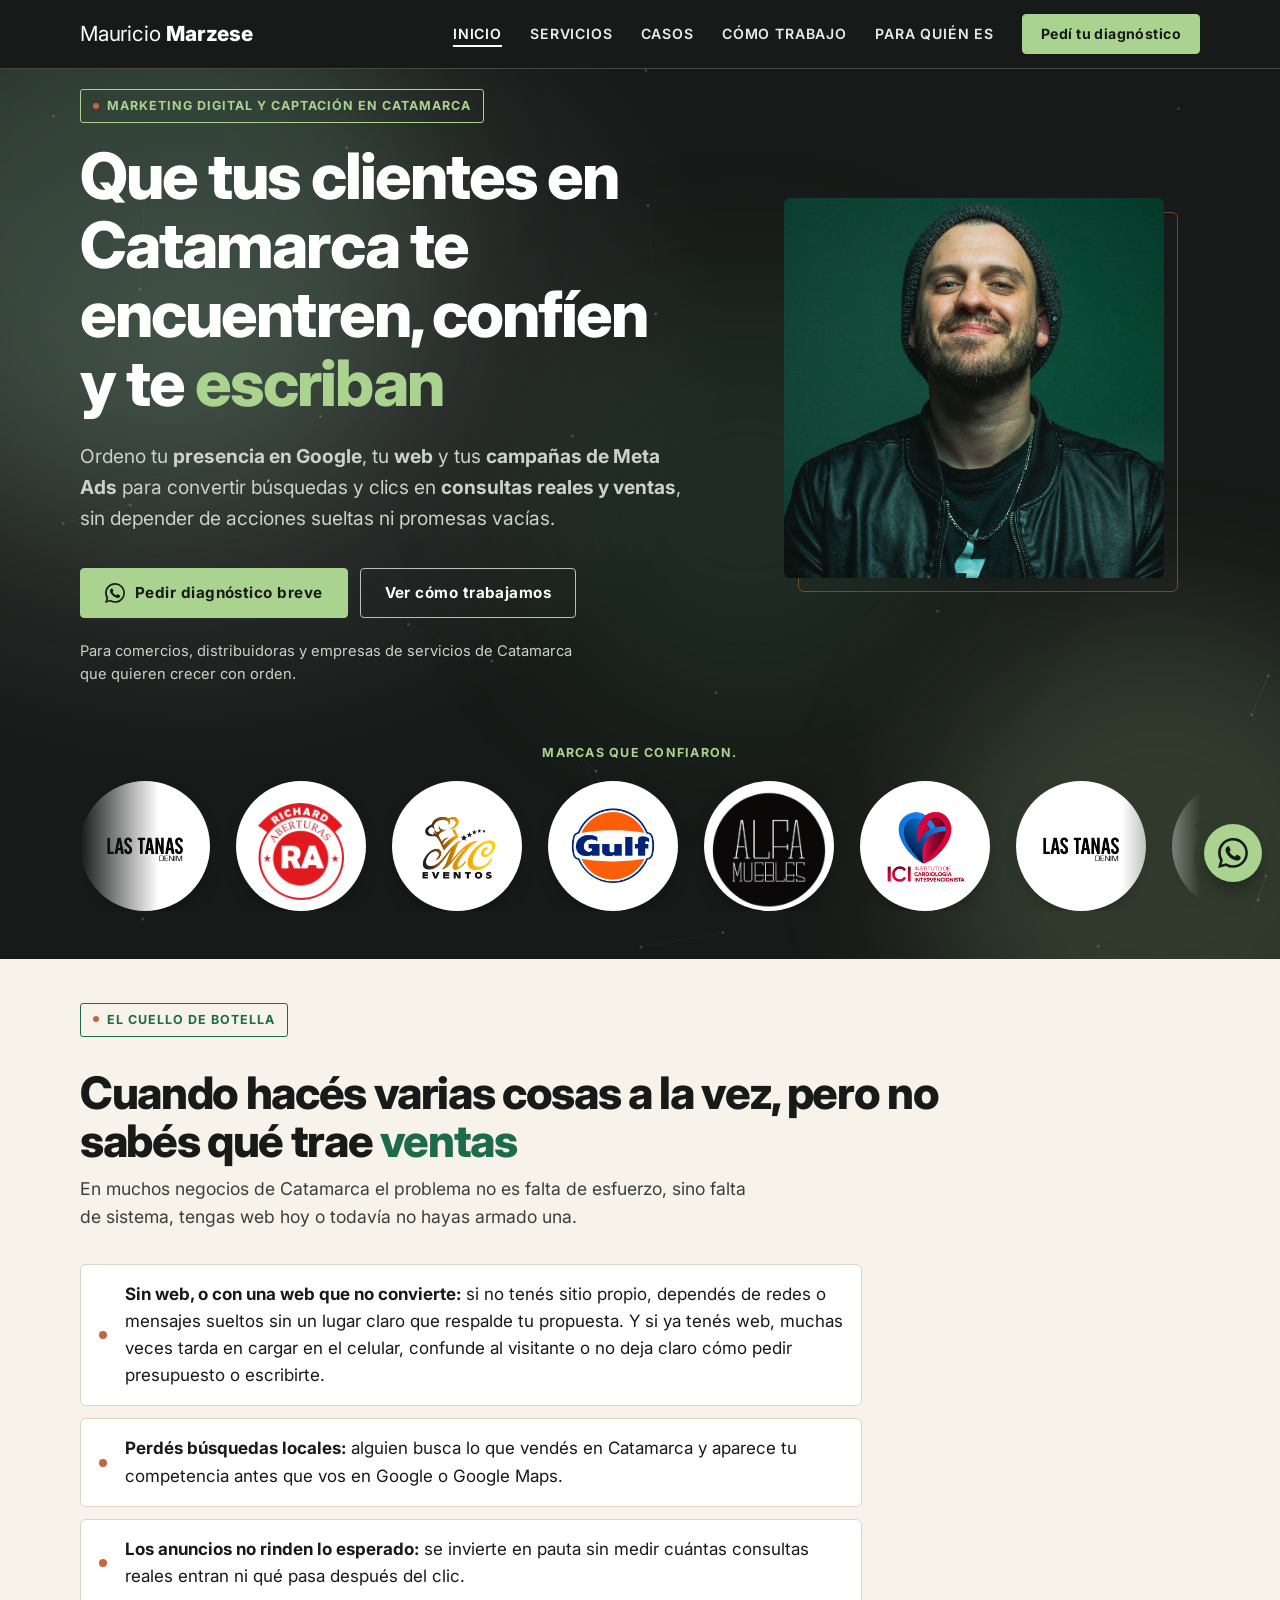
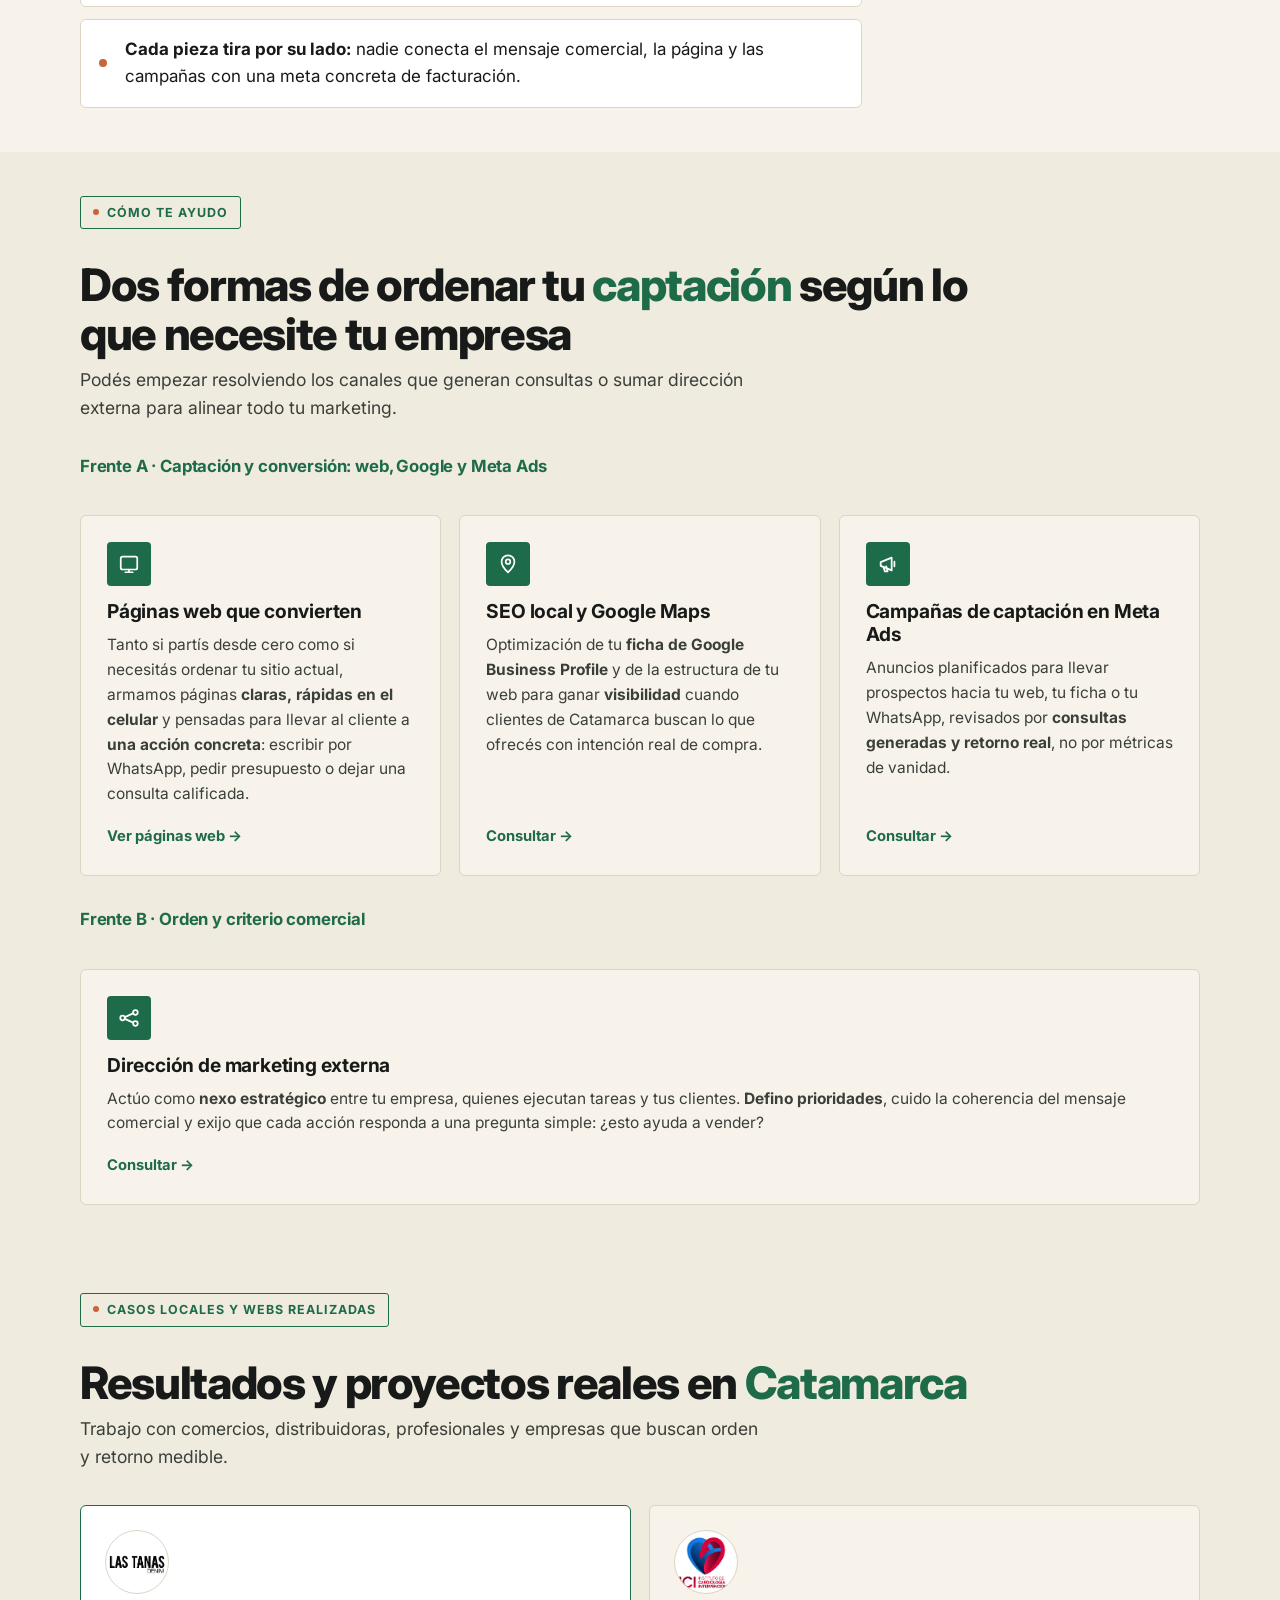
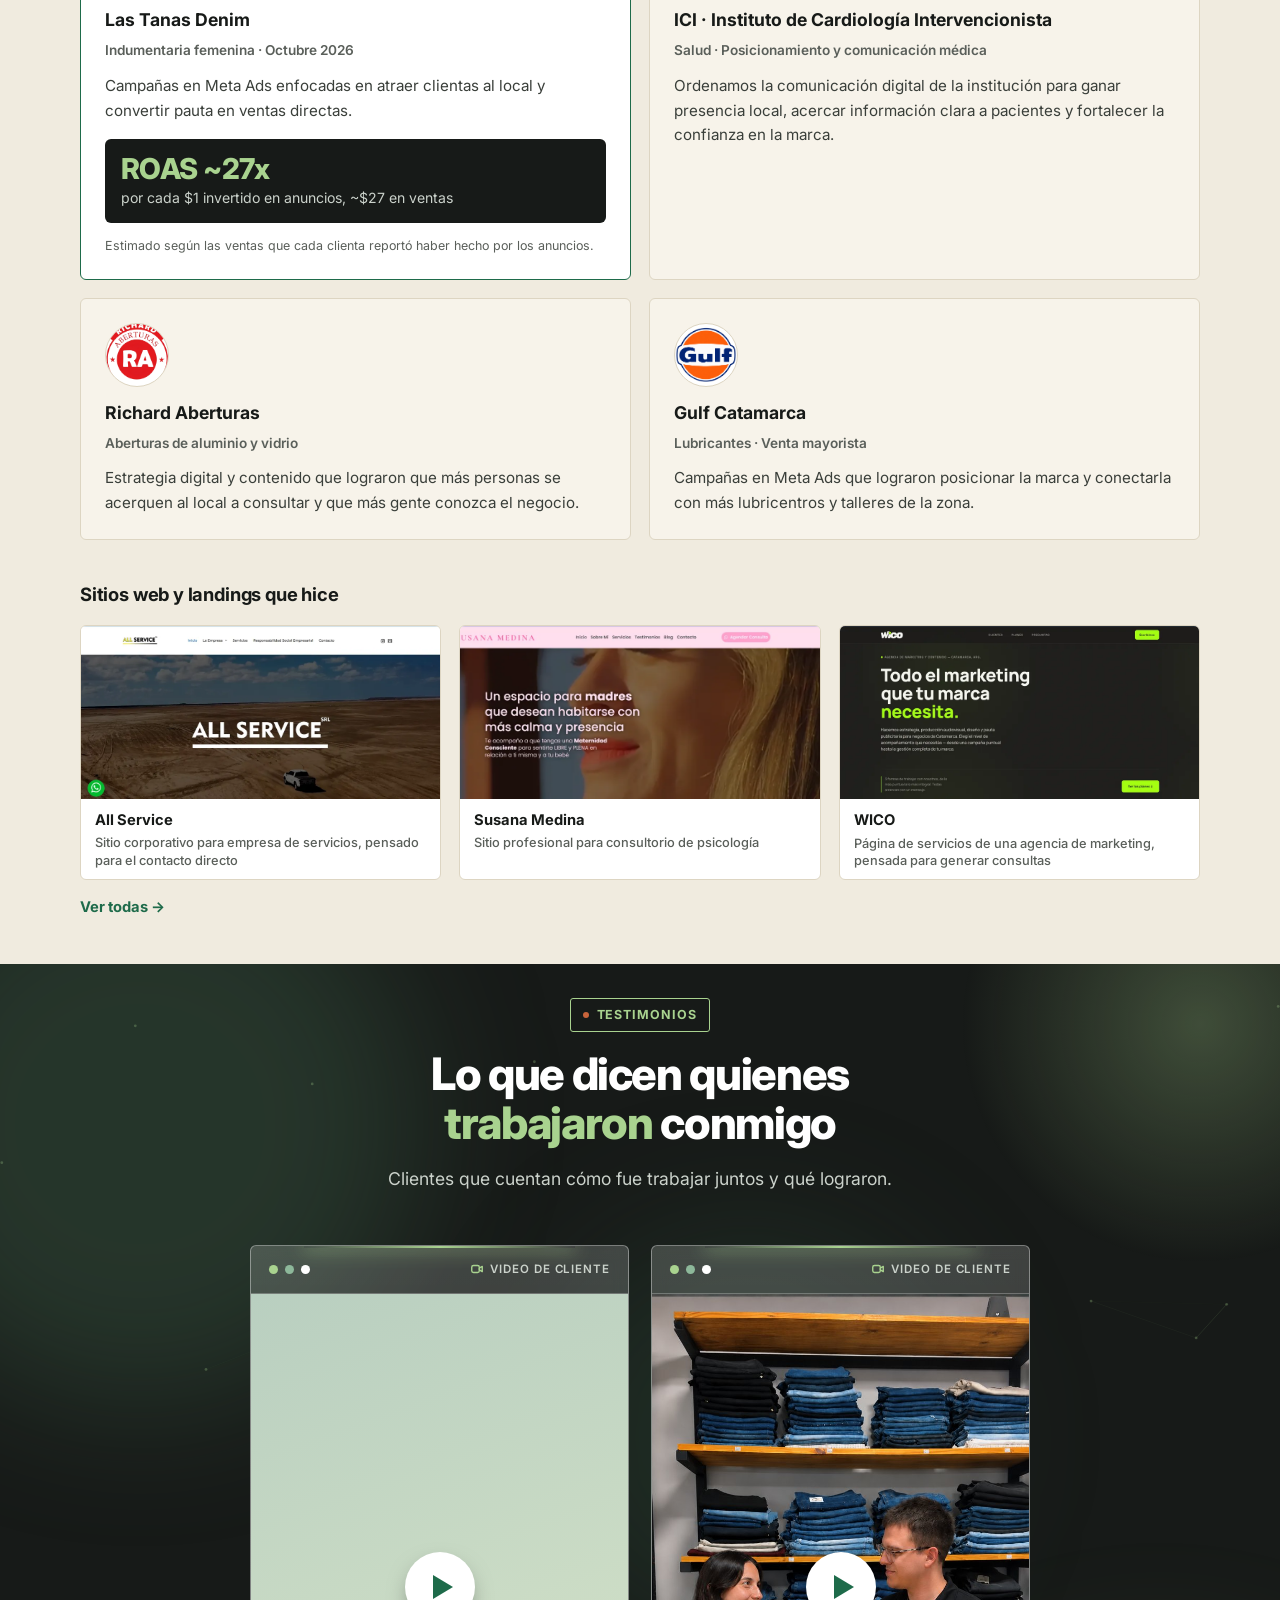
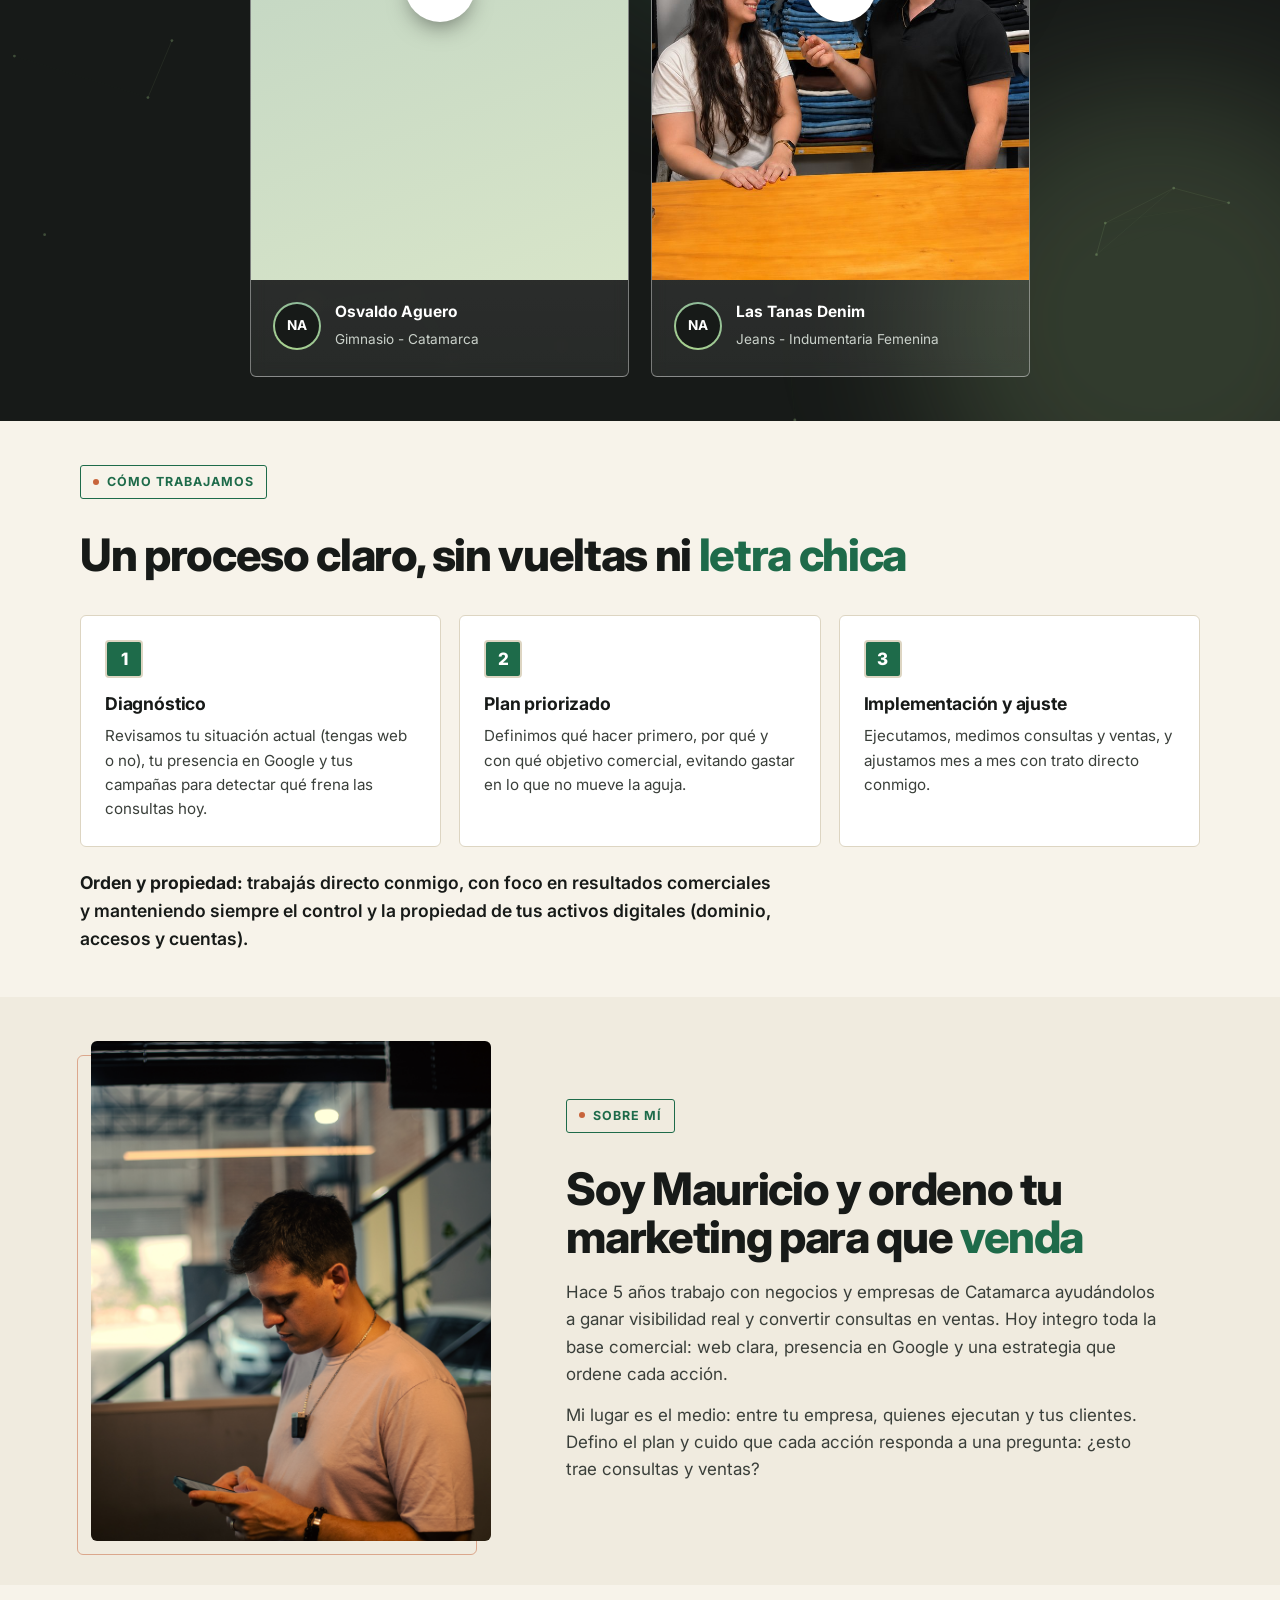
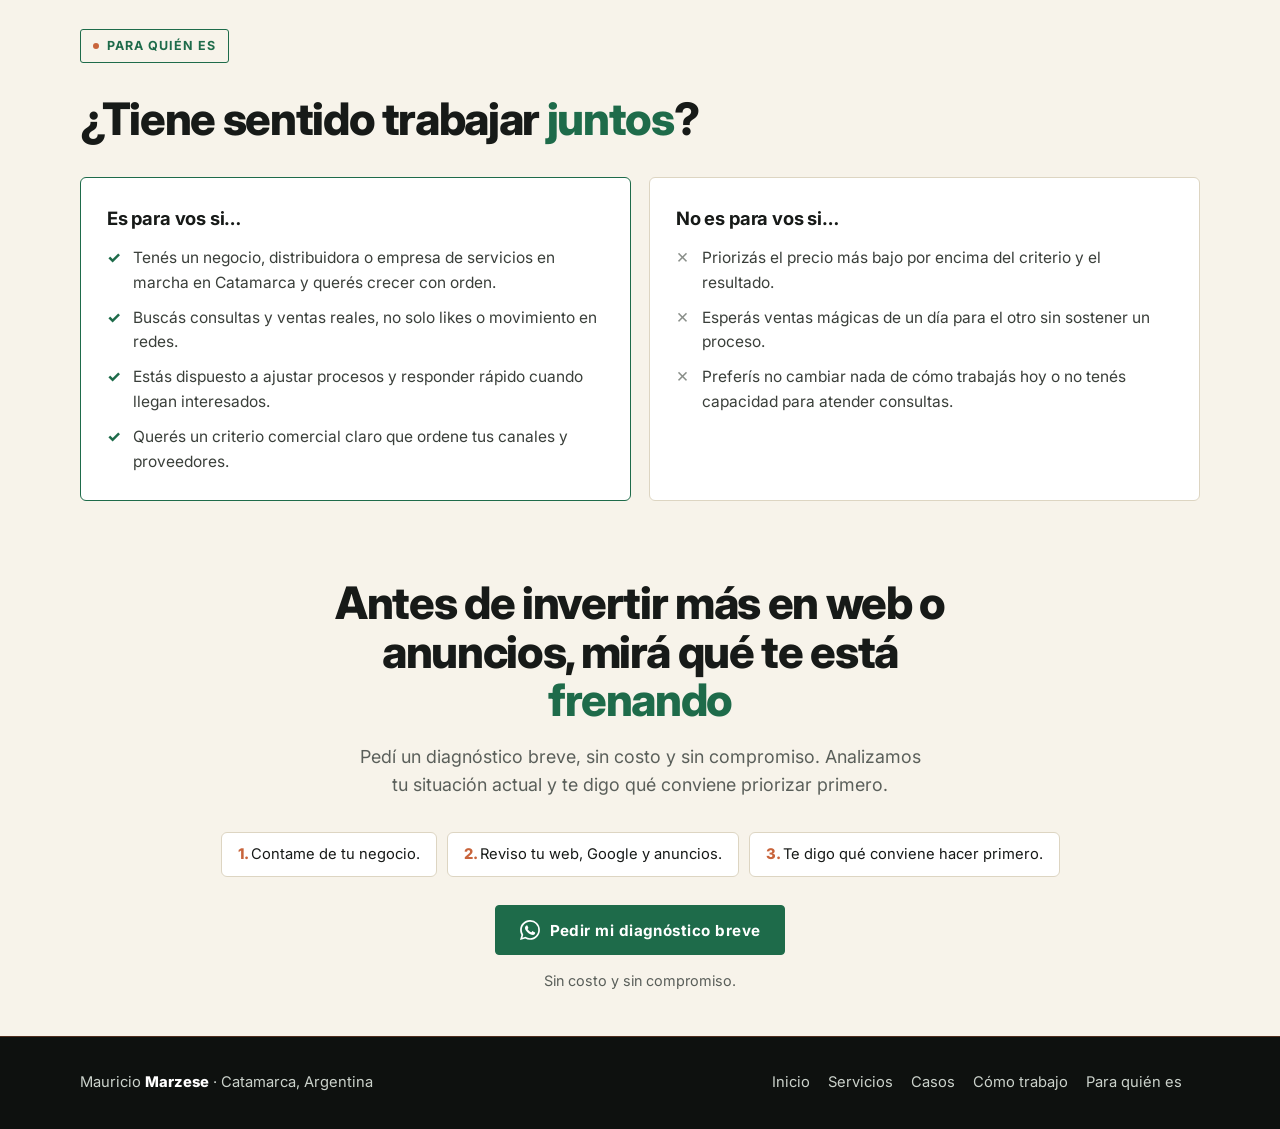
<file: index.html>
<!DOCTYPE html>
<html lang="es-AR">
<head>
<!-- Google Tag Manager -->
<script>(function(w,d,s,l,i){w[l]=w[l]||[];w[l].push({'gtm.start':new Date().getTime(),event:'gtm.js'});var f=d.getElementsByTagName(s)[0],j=d.createElement(s),dl=l!='dataLayer'?'&l='+l:'';j.async=true;j.src='https://www.googletagmanager.com/gtm.js?id='+i+dl;f.parentNode.insertBefore(j,f);})(window,document,'script','dataLayer','GTM-57M53XH4');</script>
<!-- End Google Tag Manager -->
<!-- Google Analytics (GA4) -->
<script async src="https://www.googletagmanager.com/gtag/js?id=G-WBBMSXLTTG"></script>
<script>window.dataLayer=window.dataLayer||[];function gtag(){dataLayer.push(arguments);}gtag('js',new Date());gtag('config','G-WBBMSXLTTG');</script>
<!-- End Google Analytics -->
<meta charset="utf-8">
<meta name="viewport" content="width=device-width, initial-scale=1, viewport-fit=cover">
<meta name="color-scheme" content="light">
<meta name="theme-color" content="#171A18">
<title>Marketing para negocios en Catamarca | Mauricio Marzese</title>
<meta name="description" content="Páginas web, SEO local y Google Maps, Meta Ads y dirección de marketing para negocios de Catamarca. Pedí tu diagnóstico sin costo.">
<link rel="icon" type="image/svg+xml" href="/favicon.svg">
<script type="application/ld+json">
{"@context":"https://schema.org","@type":"ProfessionalService","name":"Mauricio Marzese","url":"https://mauriciomarzese.com/","description":"Páginas web, SEO local y Google Maps, campañas en Meta Ads y dirección de marketing externa para negocios de Catamarca.","telephone":"+5493834464529","address":{"@type":"PostalAddress","addressLocality":"San Fernando del Valle de Catamarca","addressRegion":"Catamarca","addressCountry":"AR"},"areaServed":[{"@type":"AdministrativeArea","name":"Catamarca"},{"@type":"City","name":"San Fernando del Valle de Catamarca"}],"knowsAbout":["Marketing digital","SEO local","Google Business Profile","Meta Ads","Diseño de páginas web"],"hasOfferCatalog":{"@type":"OfferCatalog","name":"Servicios","itemListElement":[{"@type":"Offer","itemOffered":{"@type":"Service","name":"Páginas web de alta conversión"}},{"@type":"Offer","itemOffered":{"@type":"Service","name":"SEO local y Google Maps"}},{"@type":"Offer","itemOffered":{"@type":"Service","name":"Dirección de marketing externa"}},{"@type":"Offer","itemOffered":{"@type":"Service","name":"Campañas de captación en Meta Ads"}}]},"founder":{"@type":"Person","name":"Mauricio Marzese"},"sameAs":["https://www.instagram.com/mauriciomarzese/","https://www.youtube.com/@mauriciomarzese"]}
</script>
<link rel="canonical" href="https://mauriciomarzese.com/">
<meta property="og:type" content="website">
<meta property="og:locale" content="es_AR">
<meta property="og:site_name" content="Mauricio Marzese">
<meta property="og:title" content="Marketing para negocios en Catamarca | Mauricio Marzese">
<meta property="og:description" content="Páginas web, SEO local y Google Maps, Meta Ads y dirección de marketing para negocios de Catamarca. Pedí tu diagnóstico sin costo.">
<meta property="og:url" content="https://mauriciomarzese.com/">
<link rel="preconnect" href="https://fonts.googleapis.com">
<link rel="preconnect" href="https://fonts.gstatic.com" crossorigin>
<link href="https://fonts.googleapis.com/css2?family=Inter:ital,wght@0,400;0,500;0,600;0,700;0,800;1,700;1,800&display=swap" rel="stylesheet">
<link rel="stylesheet" href="/styles.css">
</head>
<body>
<!-- Google Tag Manager (noscript) -->
<noscript><iframe src="https://www.googletagmanager.com/ns.html?id=GTM-57M53XH4" height="0" width="0" style="display:none;visibility:hidden"></iframe></noscript>
<!-- End Google Tag Manager (noscript) -->

<svg width="0" height="0" style="position:absolute" aria-hidden="true">
  <symbol id="wa" viewBox="0 0 24 24"><path d="M20.5 3.5A11.8 11.8 0 0 0 12 0C5.4 0 .1 5.3.1 11.9c0 2.1.6 4.2 1.6 6L0 24l6.3-1.7a11.9 11.9 0 0 0 5.7 1.5c6.6 0 11.9-5.3 11.9-11.9 0-3.2-1.2-6.2-3.4-8.4ZM12 21.8c-1.8 0-3.5-.5-5-1.4l-.4-.2-3.7 1 1-3.6-.2-.4a9.9 9.9 0 0 1-1.5-5.3C2.2 6.4 6.6 2 12 2c2.6 0 5.1 1 7 2.9a9.8 9.8 0 0 1 2.9 7c0 5.4-4.4 9.9-9.9 9.9Zm5.4-7.4c-.3-.1-1.8-.9-2-1-.3-.1-.5-.1-.7.1l-.9 1.1c-.2.2-.3.2-.6.1a8 8 0 0 1-4-3.5c-.3-.5.3-.5.8-1.5.1-.2 0-.4 0-.5l-.9-2.1c-.2-.5-.4-.4-.7-.4h-.6c-.2 0-.5.1-.8.4-.3.3-1 1-1 2.5s1.1 2.9 1.2 3.1c.1.2 2.1 3.2 5.1 4.5 1.9.8 2.6.9 3.6.7.6-.1 1.8-.7 2-1.4.3-.7.3-1.3.2-1.4-.1-.1-.3-.2-.6-.3Z"/></symbol>
</svg>

<header class="top">
  <div class="wrap nav">
    <a class="brand" href="/">Mauricio <b>Marzese</b></a>
    <button class="menu-toggle" type="button" id="menuToggle" aria-expanded="false" aria-controls="menu" aria-label="Abrir menú"><span></span><span></span><span></span></button>
    <div class="menu" id="menu">
      <div class="menu-inner">
        <ul class="links"><li><a href="/" aria-current="page">Inicio</a></li><li><a href="#servicios">Servicios</a></li><li><a href="#casos">Casos</a></li><li><a href="#como-trabajo">Cómo trabajo</a></li><li><a href="#para-quien">Para quién es</a></li></ul>
        <a class="btn green sm wa" data-msg="Hola Mauricio, vi tu página y quiero pedir el diagnóstico breve de mi negocio.">Pedí tu diagnóstico</a>
      </div>
    </div>
  </div>
</header>

<main id="inicio">

<section class="hero s-blue">
  <div class="fx" aria-hidden="true"><i></i><i></i><i></i></div>
  <div class="wrap hero-grid">
    <div class="hero-txt">
      <span class="pill">Marketing digital y captación en Catamarca</span>
      <h1>Que tus clientes en Catamarca te encuentren, confíen y te <span class="hl">escriban</span></h1>
      <p class="sub">Ordeno tu <b>presencia en Google</b>, tu <b>web</b> y tus <b>campañas de Meta Ads</b> para convertir búsquedas y clics en <b>consultas reales y ventas</b>, sin depender de acciones sueltas ni promesas vacías.</p>
      <div class="actions">
        <a class="btn main wa" data-msg="Hola Mauricio, vi tu página y quiero pedir el diagnóstico breve de mi negocio."><svg viewBox="0 0 24 24" aria-hidden="true"><use href="#wa"/></svg>Pedir diagnóstico breve</a>
        <a class="btn ghost" href="#como-trabajo">Ver cómo trabajamos</a>
      </div>
      <p class="hero-note">Para comercios, distribuidoras y empresas de servicios de Catamarca que quieren crecer con orden.</p>
    </div>
    <figure class="hero-ph"><img src="/img/mauri.jpg" alt="Mauricio Marzese, consultor de marketing digital en Catamarca" width="640" height="640" fetchpriority="high"></figure>
  </div>
  <div class="wrap hero-brands">
    <div class="zones" >
        <h4>Marcas que confiaron.</h4>
        <div class="logos" role="group" aria-label="Marcas que trabajan conmigo">
          <div class="logos-track"><div class="logo-item"><img src="/img/lastanas.png" alt="Las Tanas Denim" loading="lazy" width="130" height="130" onerror="this.parentNode.classList.add('nologo')"></div><div class="logo-item"><img src="/img/richard.png" alt="Richard Aberturas" loading="lazy" width="130" height="130" onerror="this.parentNode.classList.add('nologo')"></div><div class="logo-item"><img src="/img/mceventos.png" alt="MC Eventos" loading="lazy" width="130" height="130" onerror="this.parentNode.classList.add('nologo')"></div><div class="logo-item"><img src="/img/gulf.png" alt="Gulf Catamarca" loading="lazy" width="130" height="130" onerror="this.parentNode.classList.add('nologo')"></div><div class="logo-item wide"><img src="/img/alfa.png" alt="Alfa Muebles" loading="lazy" width="130" height="130" onerror="this.parentNode.classList.add('nologo')"></div><div class="logo-item"><img src="/img/ici.png" alt="ICI" loading="lazy" width="130" height="130" onerror="this.parentNode.classList.add('nologo')"></div><div class="logo-item"><img src="/img/lastanas.png" alt="Las Tanas Denim" loading="lazy" width="130" height="130" onerror="this.parentNode.classList.add('nologo')"></div><div class="logo-item"><img src="/img/richard.png" alt="Richard Aberturas" loading="lazy" width="130" height="130" onerror="this.parentNode.classList.add('nologo')"></div><div class="logo-item"><img src="/img/mceventos.png" alt="MC Eventos" loading="lazy" width="130" height="130" onerror="this.parentNode.classList.add('nologo')"></div><div class="logo-item"><img src="/img/gulf.png" alt="Gulf Catamarca" loading="lazy" width="130" height="130" onerror="this.parentNode.classList.add('nologo')"></div><div class="logo-item wide"><img src="/img/alfa.png" alt="Alfa Muebles" loading="lazy" width="130" height="130" onerror="this.parentNode.classList.add('nologo')"></div><div class="logo-item"><img src="/img/ici.png" alt="ICI" loading="lazy" width="130" height="130" onerror="this.parentNode.classList.add('nologo')"></div><div class="logo-item"><img src="/img/lastanas.png" alt="Las Tanas Denim" loading="lazy" width="130" height="130" onerror="this.parentNode.classList.add('nologo')"></div><div class="logo-item"><img src="/img/richard.png" alt="Richard Aberturas" loading="lazy" width="130" height="130" onerror="this.parentNode.classList.add('nologo')"></div><div class="logo-item"><img src="/img/mceventos.png" alt="MC Eventos" loading="lazy" width="130" height="130" onerror="this.parentNode.classList.add('nologo')"></div><div class="logo-item"><img src="/img/gulf.png" alt="Gulf Catamarca" loading="lazy" width="130" height="130" onerror="this.parentNode.classList.add('nologo')"></div><div class="logo-item wide"><img src="/img/alfa.png" alt="Alfa Muebles" loading="lazy" width="130" height="130" onerror="this.parentNode.classList.add('nologo')"></div><div class="logo-item"><img src="/img/ici.png" alt="ICI" loading="lazy" width="130" height="130" onerror="this.parentNode.classList.add('nologo')"></div><div class="logo-item"><img src="/img/lastanas.png" alt="Las Tanas Denim" loading="lazy" width="130" height="130" onerror="this.parentNode.classList.add('nologo')"></div><div class="logo-item"><img src="/img/richard.png" alt="Richard Aberturas" loading="lazy" width="130" height="130" onerror="this.parentNode.classList.add('nologo')"></div><div class="logo-item"><img src="/img/mceventos.png" alt="MC Eventos" loading="lazy" width="130" height="130" onerror="this.parentNode.classList.add('nologo')"></div><div class="logo-item"><img src="/img/gulf.png" alt="Gulf Catamarca" loading="lazy" width="130" height="130" onerror="this.parentNode.classList.add('nologo')"></div><div class="logo-item wide"><img src="/img/alfa.png" alt="Alfa Muebles" loading="lazy" width="130" height="130" onerror="this.parentNode.classList.add('nologo')"></div><div class="logo-item"><img src="/img/ici.png" alt="ICI" loading="lazy" width="130" height="130" onerror="this.parentNode.classList.add('nologo')"></div></div>
  </div>
</section>

<section class="prob s-white" id="problema">
  <div class="wrap">
    <span class="pill">El cuello de botella</span>
    <h2>Cuando hacés varias cosas a la vez, pero no sabés qué trae <span class="hl">ventas</span></h2>
    <p class="sub" style="margin:10px 0 22px;font-weight:400">En muchos negocios de Catamarca el problema no es falta de esfuerzo, sino falta de sistema, tengas web hoy o todavía no hayas armado una.</p>
    <ul class="plist">
      <li><b>Sin web, o con una web que no convierte:</b> si no tenés sitio propio, dependés de redes o mensajes sueltos sin un lugar claro que respalde tu propuesta. Y si ya tenés web, muchas veces tarda en cargar en el celular, confunde al visitante o no deja claro cómo pedir presupuesto o escribirte.</li>
      <li><b>Perdés búsquedas locales:</b> alguien busca lo que vendés en Catamarca y aparece tu competencia antes que vos en Google o Google Maps.</li>
      <li><b>Los anuncios no rinden lo esperado:</b> se invierte en pauta sin medir cuántas consultas reales entran ni qué pasa después del clic.</li>
      <li><b>Cada pieza tira por su lado:</b> nadie conecta el mensaje comercial, la página y las campañas con una meta concreta de facturación.</li>
    </ul>
  </div>
</section>

<section class="serv s-white" id="servicios">
  <div class="wrap">
    <span class="pill">Cómo te ayudo</span>
    <h2>Dos formas de ordenar tu <span class="hl">captación</span> según lo que necesite tu empresa</h2>
    <p class="sub">Podés empezar resolviendo los canales que generan consultas o sumar dirección externa para alinear todo tu marketing.</p>
    <h3 class="front">Frente A · Captación y conversión: web, Google y Meta Ads</h3>
    <div class="svc4 three">
      <article class="scard"><span class="qic"><svg viewBox="0 0 24 24" aria-hidden="true"><rect x="3" y="4" width="18" height="14" rx="2"/><path d="M8 21h8M12 18v3"/></svg></span><h3>Páginas web que convierten</h3><p>Tanto si partís desde cero como si necesitás ordenar tu sitio actual, armamos páginas <b>claras, rápidas en el celular</b> y pensadas para llevar al cliente a <b>una acción concreta</b>: escribir por WhatsApp, pedir presupuesto o dejar una consulta calificada.</p><a class="go" href="/diseno-web/">Ver páginas web →</a></article>
      <article class="scard"><span class="qic"><svg viewBox="0 0 24 24" aria-hidden="true"><path d="M12 21s7-6.2 7-11.5A7 7 0 0 0 5 9.5C5 14.800 12 21 12 21z"/><circle cx="12" cy="9.500" r="2.500"/></svg></span><h3>SEO local y Google Maps</h3><p>Optimización de tu <b>ficha de Google Business Profile</b> y de la estructura de tu web para ganar <b>visibilidad</b> cuando clientes de Catamarca buscan lo que ofrecés con intención real de compra.</p><a class="go wa" data-msg="Hola Mauricio, quiero consultar por SEO local y Google Maps para mi negocio.">Consultar →</a></article>
      <article class="scard"><span class="qic"><svg viewBox="0 0 24 24" aria-hidden="true"><path d="M4 14v-4l12-5v14L4 14z"/><path d="M7 15l1.500 5h3L10 14.500M19 9.500v5"/></svg></span><h3>Campañas de captación en Meta Ads</h3><p>Anuncios planificados para llevar prospectos hacia tu web, tu ficha o tu WhatsApp, revisados por <b>consultas generadas y retorno real</b>, no por métricas de vanidad.</p><a class="go wa" data-msg="Hola Mauricio, quiero consultar por campañas en Meta Ads para mi negocio.">Consultar →</a></article>
    </div>
    <h3 class="front">Frente B · Orden y criterio comercial</h3>
    <div class="svc4 one">
      <article class="scard"><span class="qic"><svg viewBox="0 0 24 24" aria-hidden="true"><circle cx="5" cy="12" r="2.500"/><circle cx="19" cy="6" r="2.500"/><circle cx="19" cy="18" r="2.500"/><path d="M7.500 11l9-4M7.500 13l9 4"/></svg></span><h3>Dirección de marketing externa</h3><p>Actúo como <b>nexo estratégico</b> entre tu empresa, quienes ejecutan tareas y tus clientes. <b>Defino prioridades</b>, cuido la coherencia del mensaje comercial y exijo que cada acción responda a una pregunta simple: ¿esto ayuda a vender?</p><a class="go wa" data-msg="Hola Mauricio, quiero consultar por la dirección de marketing externa para mi empresa.">Consultar →</a></article>
    </div>
  </div>
</section>

<section class="casos s-white" id="casos">
  <div class="wrap">
    <span class="pill">Casos locales y webs realizadas</span>
    <h2>Resultados y proyectos reales en <span class="hl">Catamarca</span></h2>
    <p class="sub">Trabajo con comercios, distribuidoras, profesionales y empresas que buscan orden y retorno medible.</p>
    <div class="cgrid">
      <article class="ccard feat"><img class="clogo" src="/img/lastanas.png" alt="Las Tanas Denim" loading="lazy" width="64" height="64"><strong>Las Tanas Denim</strong><span>Indumentaria femenina · Octubre 2026</span><p>Campañas en Meta Ads enfocadas en atraer clientas al local y convertir pauta en ventas directas.</p><div class="cstat"><b>ROAS ~27x</b><i>por cada $1 invertido en anuncios, ~$27 en ventas</i></div><small>Estimado según las ventas que cada clienta reportó haber hecho por los anuncios.</small></article>
      <article class="ccard"><img class="clogo" src="/img/ici.png" alt="ICI Instituto de Cardiología Intervencionista" loading="lazy" width="64" height="64"><strong>ICI · Instituto de Cardiología Intervencionista</strong><span>Salud · Posicionamiento y comunicación médica</span><p>Ordenamos la comunicación digital de la institución para ganar presencia local, acercar información clara a pacientes y fortalecer la confianza en la marca.</p></article>
      <article class="ccard"><img class="clogo" src="/img/richard.png" alt="Richard Aberturas" loading="lazy" width="64" height="64"><strong>Richard Aberturas</strong><span>Aberturas de aluminio y vidrio</span><p>Estrategia digital y contenido que lograron que más personas se acerquen al local a consultar y que más gente conozca el negocio.</p></article>
      <article class="ccard"><img class="clogo" src="/img/gulf.png" alt="Gulf Catamarca" loading="lazy" width="64" height="64"><strong>Gulf Catamarca</strong><span>Lubricantes · Venta mayorista</span><p>Campañas en Meta Ads que lograron posicionar la marca y conectarla con más lubricentros y talleres de la zona.</p></article>
    </div>
    <div class="wstrip">
      <h3>Sitios web y landings que hice</h3>
      <div class="wsgrid">
        <a class="wsshot" href="https://allservice.ar" target="_blank" rel="noopener"><img src="/img/allserviceweb.webp" alt="Sitio web de All Service" loading="lazy" width="1000" height="479"><span>All Service<em>Sitio corporativo para empresa de servicios, pensado para el contacto directo</em></span></a>
        <a class="wsshot" href="https://susanamedina.com.ar" target="_blank" rel="noopener"><img src="/img/susimedinaweb.webp" alt="Sitio web de Susana Medina" loading="lazy" width="1000" height="416"><span>Susana Medina<em>Sitio profesional para consultorio de psicología</em></span></a>
        <a class="wsshot" href="https://servicioswico.netlify.app" target="_blank" rel="noopener"><img src="/img/wicoweb.webp" alt="Sitio web de WICO" loading="lazy" width="1000" height="480"><span>WICO<em>Página de servicios de una agencia de marketing, pensada para generar consultas</em></span></a>
      </div>
      <a class="go" href="/diseno-web/">Ver todas →</a>
    </div>
  </div>
</section>

<section class="testi s-blue" id="testimonios">
  <div class="fx" aria-hidden="true"><i></i><i></i><i></i></div>
  <div class="wrap">
    <div class="center-head">
      <span class="pill">Testimonios</span>
      <h2>Lo que dicen quienes <br><span class="hl">trabajaron</span> conmigo</h2>
      <p class="sub">Clientes que cuentan cómo fue trabajar juntos y qué lograron.</p>
    </div>
    <!-- IDEAL: reemplazar el texto de .tmetric por un resultado real con número (ej: "+35 consultas por mes"). -->
    <div class="tgrid two">
      <article class="tcard">
        <div class="tbar"><i></i><i></i><i></i><span><svg viewBox="0 0 24 24" aria-hidden="true"><rect x="3" y="6" width="13" height="12" rx="3"/><path d="M16 10.5l5-3v9l-5-3z"/></svg>Video de cliente</span></div>
        <div class="reel vid" style="--a:115deg"><video playsinline preload="metadata" src="https://videos.mauriciomarzese.com/Testimonio1.mp4#t=0.1"></video><i></i></div>
        <div class="tperson"><div class="avatar"><b>NA</b></div><div><strong>Osvaldo Aguero</strong><span>Gimnasio - Catamarca</span></div></div>
      </article>

      <article class="tcard">
        <div class="tbar"><i></i><i></i><i></i><span><svg viewBox="0 0 24 24" aria-hidden="true"><rect x="3" y="6" width="13" height="12" rx="3"/><path d="M16 10.5l5-3v9l-5-3z"/></svg>Video de cliente</span></div>
        <div class="reel vid" style="--a:75deg;--c1:#D8E5C9;--c2:#B9CFC0"><video playsinline preload="none" poster="/img/poster-lastanas.jpg" src="https://videos.mauriciomarzese.com/testimoniolastanas.mp4"></video><i></i></div>
        <div class="tperson"><div class="avatar"><b>NA</b></div><div><strong>Las Tanas Denim</strong><span>Jeans - Indumentaria Femenina</span></div></div>
      </article>
      
    </div>
  </div>
</section>

<section class="pasos3 s-white" id="como-trabajo">
  <div class="wrap">
    <span class="pill">Cómo trabajamos</span>
    <h2>Un proceso claro, sin vueltas ni <span class="hl">letra chica</span></h2>
    <ol class="st3">
      <li><span class="fn">1</span><h3>Diagnóstico</h3><p>Revisamos tu situación actual (tengas web o no), tu presencia en Google y tus campañas para detectar qué frena las consultas hoy.</p></li>
      <li><span class="fn">2</span><h3>Plan priorizado</h3><p>Definimos qué hacer primero, por qué y con qué objetivo comercial, evitando gastar en lo que no mueve la aguja.</p></li>
      <li><span class="fn">3</span><h3>Implementación y ajuste</h3><p>Ejecutamos, medimos consultas y ventas, y ajustamos mes a mes con trato directo conmigo.</p></li>
    </ol>
    <p class="pclose" style="margin-top:22px"><b>Orden y propiedad:</b> trabajás directo conmigo, con foco en resultados comerciales y manteniendo siempre el control y la propiedad de tus activos digitales (dominio, accesos y cuentas).</p>
  </div>
</section>

<section class="about s-white" id="sobre-mi">
  <div class="wrap about-grid">
    <figure class="about-ph"><img src="/img/mauri.jpeg" alt="Mauricio Marzese trabajando con el celular" width="1000" height="1499" loading="lazy"></figure>
    <div class="about-txt">
      <span class="pill">Sobre mí</span>
      <h2>Soy Mauricio y ordeno tu marketing para que <span class="hl">venda</span></h2>
      <p>Hace 5 años trabajo con negocios y empresas de Catamarca ayudándolos a ganar visibilidad real y convertir consultas en ventas. Hoy integro toda la base comercial: web clara, presencia en Google y una estrategia que ordene cada acción.</p>
      <p>Mi lugar es el medio: entre tu empresa, quienes ejecutan y tus clientes. Defino el plan y cuido que cada acción responda a una pregunta: ¿esto trae consultas y ventas?</p>
    </div>
  </div>
</section>

<section class="fit s-white" id="para-quien">
  <div class="wrap">
    <span class="pill">Para quién es</span>
    <h2>¿Tiene sentido trabajar <span class="hl">juntos</span>?</h2>
    <div class="fitgrid">
      <div class="fitcol yes"><h3>Es para vos si…</h3><ul>
        <li>Tenés un negocio, distribuidora o empresa de servicios en marcha en Catamarca y querés crecer con orden.</li>
        <li>Buscás consultas y ventas reales, no solo likes o movimiento en redes.</li>
        <li>Estás dispuesto a ajustar procesos y responder rápido cuando llegan interesados.</li>
        <li>Querés un criterio comercial claro que ordene tus canales y proveedores.</li></ul></div>
      <div class="fitcol no"><h3>No es para vos si…</h3><ul>
        <li>Priorizás el precio más bajo por encima del criterio y el resultado.</li>
        <li>Esperás ventas mágicas de un día para el otro sin sostener un proceso.</li>
        <li>Preferís no cambiar nada de cómo trabajás hoy o no tenés capacidad para atender consultas.</li></ul></div>
    </div>
  </div>
</section>

<section class="final s-white">
  <div class="wrap">
    <h2>Antes de invertir más en web o anuncios, mirá qué te está <span class="hl">frenando</span></h2>
    <p>Pedí un diagnóstico breve, sin costo y sin compromiso. Analizamos tu situación actual y te digo qué conviene priorizar primero.</p>
    <ol class="fsteps"><li>Contame de tu negocio.</li><li>Reviso tu web, Google y anuncios.</li><li>Te digo qué conviene hacer primero.</li></ol>
    <a class="btn main wa" data-msg="Hola Mauricio, vi tu página y quiero pedir el diagnóstico breve de mi negocio."><svg viewBox="0 0 24 24" aria-hidden="true"><use href="#wa"/></svg>Pedir mi diagnóstico breve</a>
    <p class="fnote">Sin costo y sin compromiso.</p>
  </div>
</section>

</main>

<footer>
  <div class="wrap">
    <span>Mauricio <b>Marzese</b> · Catamarca, Argentina</span>
    <nav><a href="/">Inicio</a><a href="#servicios">Servicios</a><a href="#casos">Casos</a><a href="#como-trabajo">Cómo trabajo</a><a href="#para-quien">Para quién es</a></nav>
  </div>
</footer>

<a class="fab wa" data-msg="Hola Mauricio, vi tu página y me gustaría tener una charla previa para ver si podés ayudarme con mi negocio." aria-label="Escribime por WhatsApp"><svg viewBox="0 0 24 24" aria-hidden="true"><use href="#wa"/></svg></a>

<script src="/script.js"></script>

</body>
</html>
</file>
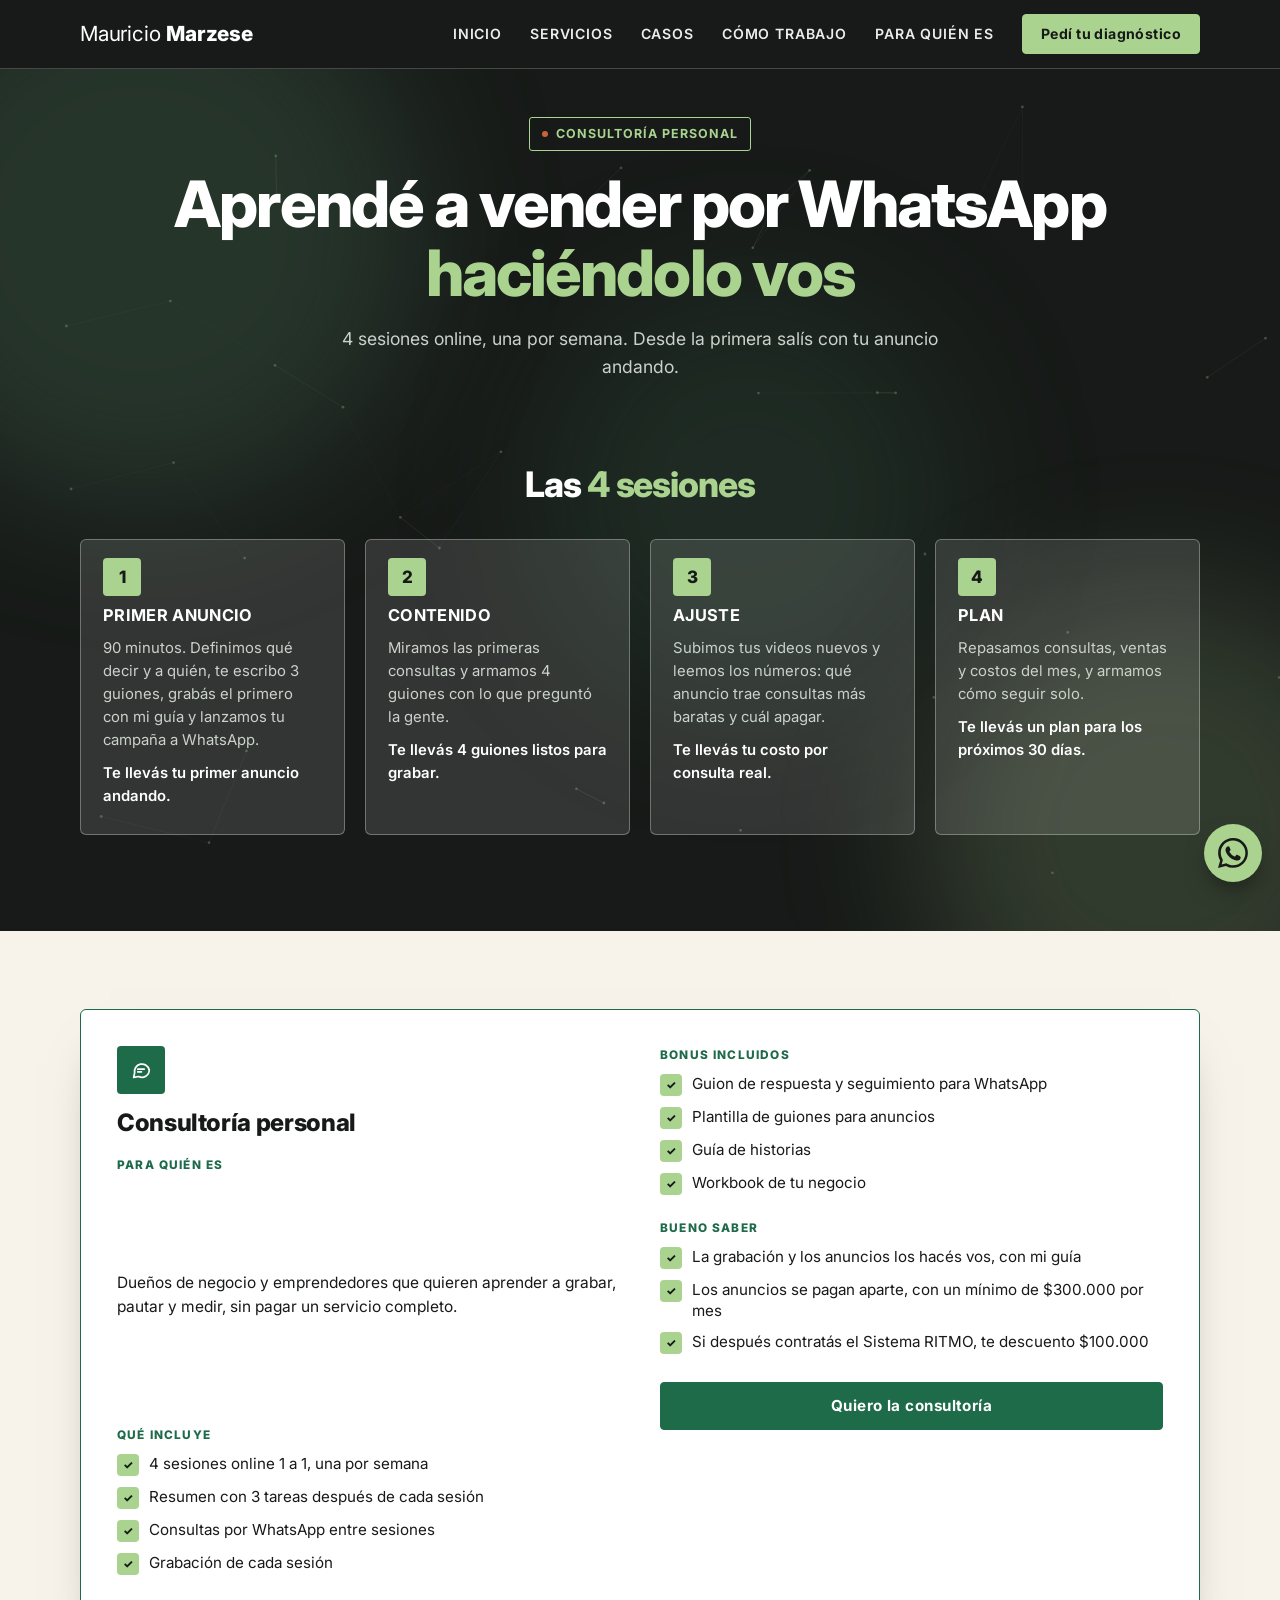
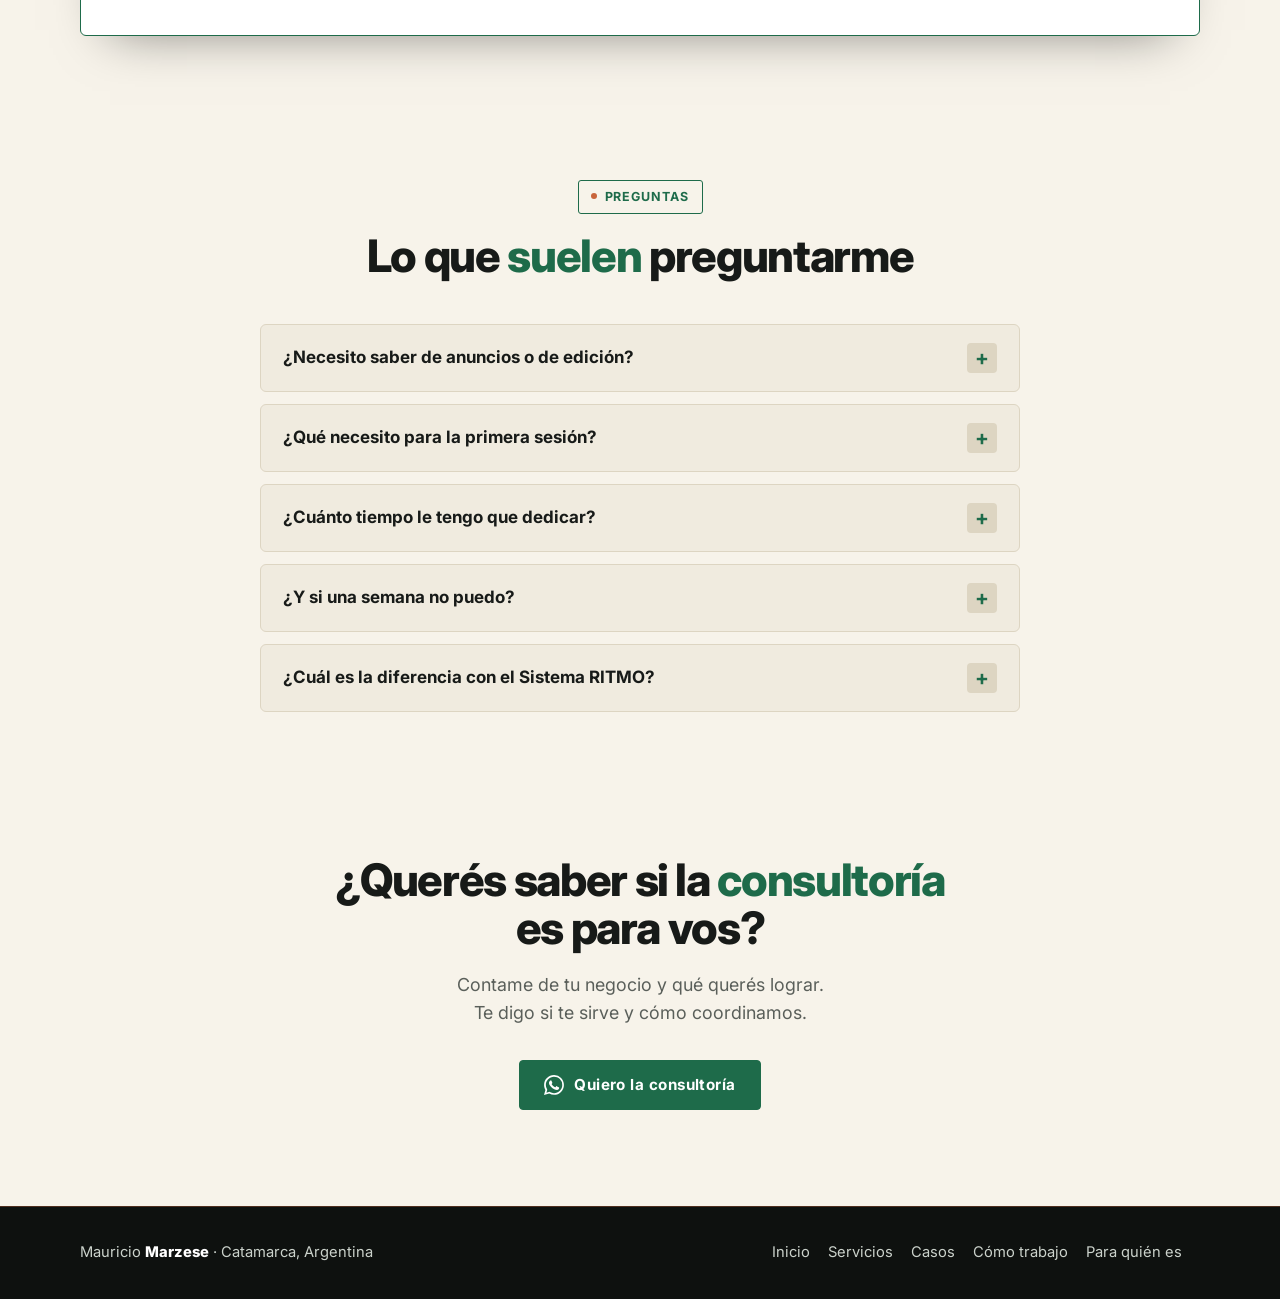
<file: consultoria/index.html>
<!DOCTYPE html>
<html lang="es-AR">
<head>
<!-- Google Tag Manager -->
<script>(function(w,d,s,l,i){w[l]=w[l]||[];w[l].push({'gtm.start':new Date().getTime(),event:'gtm.js'});var f=d.getElementsByTagName(s)[0],j=d.createElement(s),dl=l!='dataLayer'?'&l='+l:'';j.async=true;j.src='https://www.googletagmanager.com/gtm.js?id='+i+dl;f.parentNode.insertBefore(j,f);})(window,document,'script','dataLayer','GTM-57M53XH4');</script>
<!-- End Google Tag Manager -->
<!-- Google Analytics (GA4) -->
<script async src="https://www.googletagmanager.com/gtag/js?id=G-WBBMSXLTTG"></script>
<script>window.dataLayer=window.dataLayer||[];function gtag(){dataLayer.push(arguments);}gtag('js',new Date());gtag('config','G-WBBMSXLTTG');</script>
<!-- End Google Analytics -->
<meta charset="utf-8">
<meta name="viewport" content="width=device-width, initial-scale=1, viewport-fit=cover">
<meta name="color-scheme" content="light">
<meta name="theme-color" content="#171A18">
<title>Consultoría personal online: aprendé a pautar a WhatsApp | Mauricio Marzese</title>
<meta name="description" content="4 sesiones online para aprender a grabar, pautar en Meta Ads y medir tus consultas por WhatsApp. Desde la primera sesión salís con tu anuncio andando.">
<link rel="icon" type="image/svg+xml" href="/favicon.svg">
<link rel="canonical" href="https://mauriciomarzese.com/consultoria/">
<meta property="og:type" content="website">
<meta property="og:locale" content="es_AR">
<meta property="og:site_name" content="Mauricio Marzese">
<meta property="og:title" content="Consultoría personal online: aprendé a pautar a WhatsApp | Mauricio Marzese">
<meta property="og:description" content="4 sesiones online para aprender a grabar, pautar en Meta Ads y medir tus consultas por WhatsApp. Desde la primera sesión salís con tu anuncio andando.">
<meta property="og:url" content="https://mauriciomarzese.com/consultoria/">
<link rel="preconnect" href="https://fonts.googleapis.com">
<link rel="preconnect" href="https://fonts.gstatic.com" crossorigin>
<link href="https://fonts.googleapis.com/css2?family=Inter:ital,wght@0,400;0,500;0,600;0,700;0,800;1,700;1,800&display=swap" rel="stylesheet">
<link rel="stylesheet" href="/styles.css">
</head>
<body>
<!-- Google Tag Manager (noscript) -->
<noscript><iframe src="https://www.googletagmanager.com/ns.html?id=GTM-57M53XH4" height="0" width="0" style="display:none;visibility:hidden"></iframe></noscript>
<!-- End Google Tag Manager (noscript) -->

<svg width="0" height="0" style="position:absolute" aria-hidden="true">
  <symbol id="wa" viewBox="0 0 24 24"><path d="M20.5 3.5A11.8 11.8 0 0 0 12 0C5.4 0 .1 5.3.1 11.9c0 2.1.6 4.2 1.6 6L0 24l6.3-1.7a11.9 11.9 0 0 0 5.7 1.5c6.6 0 11.9-5.3 11.9-11.9 0-3.2-1.2-6.2-3.4-8.4ZM12 21.8c-1.8 0-3.5-.5-5-1.4l-.4-.2-3.7 1 1-3.6-.2-.4a9.9 9.9 0 0 1-1.5-5.3C2.2 6.4 6.6 2 12 2c2.6 0 5.1 1 7 2.9a9.8 9.8 0 0 1 2.9 7c0 5.4-4.4 9.9-9.9 9.9Zm5.4-7.4c-.3-.1-1.8-.9-2-1-.3-.1-.5-.1-.7.1l-.9 1.1c-.2.2-.3.2-.6.1a8 8 0 0 1-4-3.5c-.3-.5.3-.5.8-1.5.1-.2 0-.4 0-.5l-.9-2.1c-.2-.5-.4-.4-.7-.4h-.6c-.2 0-.5.1-.8.4-.3.3-1 1-1 2.5s1.1 2.9 1.2 3.1c.1.2 2.1 3.2 5.1 4.5 1.9.8 2.6.9 3.6.7.6-.1 1.8-.7 2-1.4.3-.7.3-1.3.2-1.4-.1-.1-.3-.2-.6-.3Z"/></symbol>
</svg>

<header class="top">
  <div class="wrap nav">
    <a class="brand" href="/">Mauricio <b>Marzese</b></a>
    <button class="menu-toggle" type="button" id="menuToggle" aria-expanded="false" aria-controls="menu" aria-label="Abrir menú"><span></span><span></span><span></span></button>
    <div class="menu" id="menu">
      <div class="menu-inner">
        <ul class="links"><li><a href="/">Inicio</a></li><li><a href="/#servicios">Servicios</a></li><li><a href="/#casos">Casos</a></li><li><a href="/#como-trabajo">Cómo trabajo</a></li><li><a href="/#para-quien">Para quién es</a></li></ul>
        <a class="btn green sm wa" data-msg="Hola Mauricio, vi tu página y quiero pedir el diagnóstico breve de mi negocio.">Pedí tu diagnóstico</a>
      </div>
    </div>
  </div>
</header>

<main>

<section class="s-blue">
  <div class="fx" aria-hidden="true"><i></i><i></i><i></i></div>
  <div class="wrap">
    <div class="center-head">
      <span class="pill">Consultoría personal</span>
      <h1>Aprendé a vender por WhatsApp <span class="hl">haciéndolo vos</span></h1>
      <p class="sub">4 sesiones online, una por semana. Desde la primera salís con tu anuncio andando.</p>
    </div>
    <h2 class="proc-title">Las <span class="hl">4 sesiones</span></h2>
    <ol class="steps">
      <li><h3>Primer anuncio</h3><p>90 minutos. Definimos qué decir y a quién, te escribo 3 guiones, grabás el primero con mi guía y lanzamos tu campaña a WhatsApp.</p><p class="take">Te llevás tu primer anuncio andando.</p></li>
      <li><h3>Contenido</h3><p>Miramos las primeras consultas y armamos 4 guiones con lo que preguntó la gente.</p><p class="take">Te llevás 4 guiones listos para grabar.</p></li>
      <li><h3>Ajuste</h3><p>Subimos tus videos nuevos y leemos los números: qué anuncio trae consultas más baratas y cuál apagar.</p><p class="take">Te llevás tu costo por consulta real.</p></li>
      <li><h3>Plan</h3><p>Repasamos consultas, ventas y costos del mes, y armamos cómo seguir solo.</p><p class="take">Te llevás un plan para los próximos 30 días.</p></li>
    </ol>
  </div>
</section>

<section class="s-white">
  <div class="wrap">
    <article class="plan star wide" id="consultoria">
      <div>
        <div class="ic"><svg viewBox="0 0 24 24" aria-hidden="true"><path d="M21 12a8 8 0 0 1-11.6 7.1L4 20l1-4.6A8 8 0 1 1 21 12z"/><path d="M8.5 11h7M8.5 14h4"/></svg></div>
        <h3>Consultoría personal</h3>
        <span class="lbl">Para quién es</span>
        <p class="fit">Dueños de negocio y emprendedores que quieren aprender a grabar, pautar y medir, sin pagar un servicio completo.</p>
        <span class="lbl">Qué incluye</span>
        <ul class="inc">
          <li><span class="ck">✓</span>4 sesiones online 1 a 1, una por semana</li>
          <li><span class="ck">✓</span>Resumen con 3 tareas después de cada sesión</li>
          <li><span class="ck">✓</span>Consultas por WhatsApp entre sesiones</li>
          <li><span class="ck">✓</span>Grabación de cada sesión</li>
        </ul>
      </div>
      <div>
        <span class="lbl" style="margin-top:0">Bonus incluidos</span>
        <ul class="inc">
          <li><span class="ck">✓</span>Guion de respuesta y seguimiento para WhatsApp</li>
          <li><span class="ck">✓</span>Plantilla de guiones para anuncios</li>
          <li><span class="ck">✓</span>Guía de historias</li>
          <li><span class="ck">✓</span>Workbook de tu negocio</li>
        </ul>
        <span class="lbl">Bueno saber</span>
        <ul class="inc">
          <li><span class="ck">✓</span>La grabación y los anuncios los hacés vos, con mi guía</li>
          <li><span class="ck">✓</span>Los anuncios se pagan aparte, con un mínimo de $300.000 por mes</li>
          <li><span class="ck">✓</span>Si después contratás el Sistema RITMO, te descuento $100.000</li>
        </ul>
        <a class="btn main block wa" data-msg="Hola Mauricio, quiero consultar por la Consultoría personal de 4 sesiones.">Quiero la consultoría</a>
      </div>
    </article>
  </div>
</section>

<section class="s-white" id="preguntas">
  <div class="wrap">
    <div class="center-head">
      <span class="pill">Preguntas</span>
      <h2>Lo que <span class="hl">suelen</span> preguntarme</h2>
    </div>
    <div class="faq">
      <details>
        <summary>¿Necesito saber de anuncios o de edición?</summary>
        <p>No. Arrancamos desde cero: en la primera sesión configuramos juntos tu cuenta y lanzamos tu primer anuncio.</p>
      </details>
      <details>
        <summary>¿Qué necesito para la primera sesión?</summary>
        <p>Completar el workbook de tu negocio que te mando al confirmar, tener a mano el acceso a Facebook, Instagram y WhatsApp Business, y la tarjeta para pagar los anuncios.</p>
      </details>
      <details>
        <summary>¿Cuánto tiempo le tengo que dedicar?</summary>
        <p>La sesión semanal y las 3 tareas que te dejo después de cada una. Son tareas cortas y concretas, pensadas para que las hagas en la semana.</p>
      </details>
      <details>
        <summary>¿Y si una semana no puedo?</summary>
        <p>El pack tiene una validez de 5 semanas, así que tenés margen para mover una sesión.</p>
      </details>
      <details>
        <summary>¿Cuál es la diferencia con el Sistema RITMO?</summary>
        <p>En la consultoría lo hacés vos, con mi guía, y la inversión es mucho menor. En el Sistema RITMO me encargo yo de la edición, los anuncios y los reportes.</p>
      </details>
    </div>
  </div>
</section>

<section class="final s-white">
  <div class="wrap">
    <h2>¿Querés saber si la <span class="hl">consultoría</span> es para vos?</h2>
    <p>Contame de tu negocio y qué querés lograr. <br>Te digo si te sirve y cómo coordinamos.</p>
    <a class="btn main wa" data-msg="Hola Mauricio, quiero consultar por la Consultoría personal de 4 sesiones."><svg viewBox="0 0 24 24" aria-hidden="true"><use href="#wa"/></svg>Quiero la consultoría</a>
  </div>
</section>

</main>

<footer>
  <div class="wrap">
    <span>Mauricio <b>Marzese</b> · Catamarca, Argentina</span>
    <nav><a href="/">Inicio</a><a href="/#servicios">Servicios</a><a href="/#casos">Casos</a><a href="/#como-trabajo">Cómo trabajo</a><a href="/#para-quien">Para quién es</a></nav>
  </div>
</footer>

<a class="fab wa" data-msg="Hola Mauricio, vi tu página y me gustaría tener una charla previa para ver si podés ayudarme con mi negocio." aria-label="Escribime por WhatsApp"><svg viewBox="0 0 24 24" aria-hidden="true"><use href="#wa"/></svg></a>

<script src="/script.js"></script>
<script>
/* FAQ: apertura y cierre animados */
(function(){
  var reduce=window.matchMedia&&matchMedia('(prefers-reduced-motion: reduce)').matches;
  document.querySelectorAll('.faq details').forEach(function(d){
    var sm=d.querySelector('summary'),anim=null;
    sm.addEventListener('click',function(e){
      if(reduce)return;
      e.preventDefault();
      if(anim)anim.cancel();
      var start=d.offsetHeight,opening=!d.open;
      d.style.overflow='hidden';
      if(opening)d.open=true;
      var end=opening?d.offsetHeight:sm.offsetHeight+2;
      if(!opening){d.style.height=start+'px'}
      anim=d.animate({height:[start+'px',end+'px']},{duration:380,easing:'cubic-bezier(.4,0,.2,1)'});
      anim.onfinish=function(){
        if(!opening)d.open=false;
        d.style.height=d.style.overflow='';anim=null;
      };
      anim.oncancel=function(){d.style.height=d.style.overflow='';anim=null};
    });
  });
})();
</script>

</body>
</html>
</file>
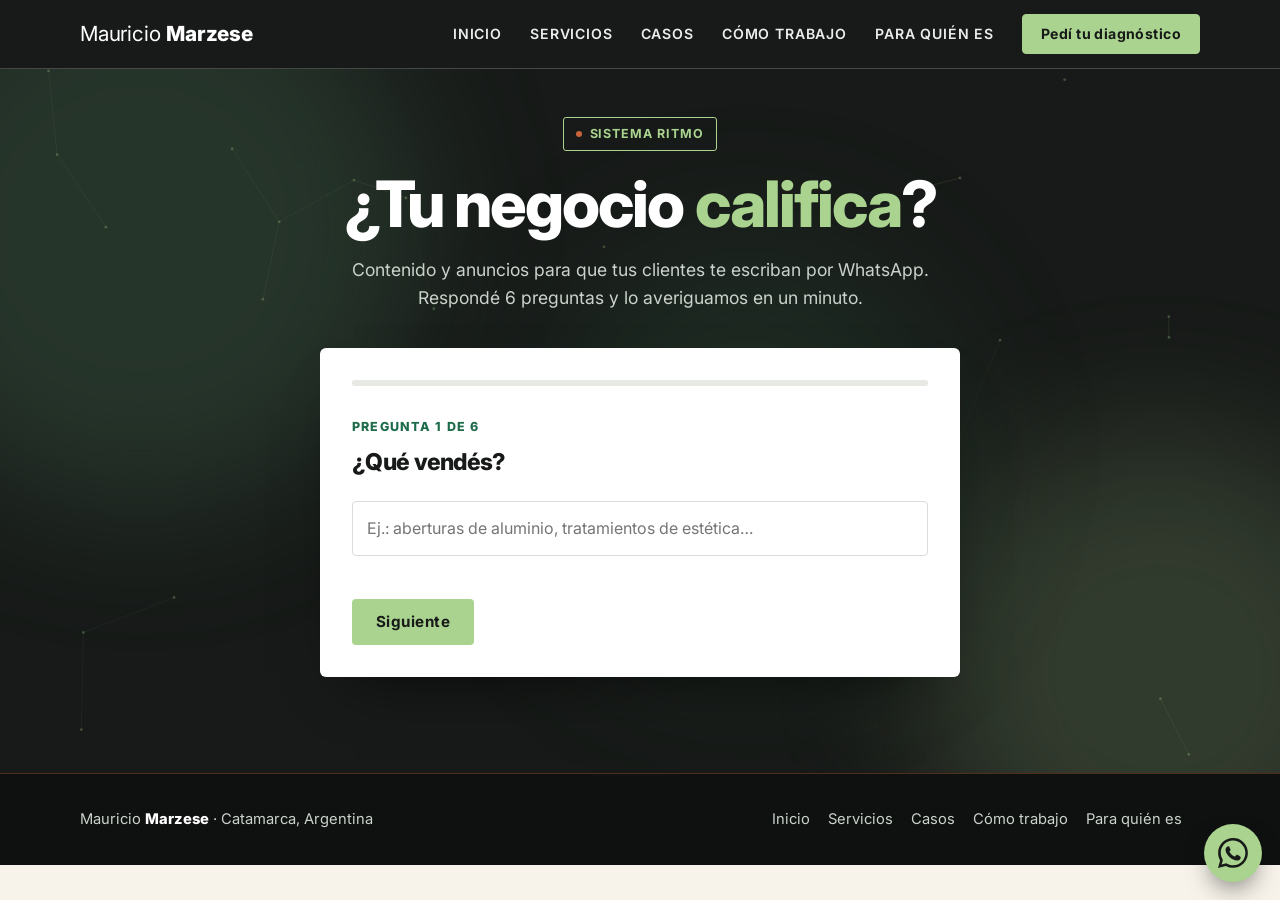
<file: diagnostico/index.html>
<!DOCTYPE html>
<html lang="es-AR">
<head>
<!-- Google Tag Manager -->
<script>(function(w,d,s,l,i){w[l]=w[l]||[];w[l].push({'gtm.start':new Date().getTime(),event:'gtm.js'});var f=d.getElementsByTagName(s)[0],j=d.createElement(s),dl=l!='dataLayer'?'&l='+l:'';j.async=true;j.src='https://www.googletagmanager.com/gtm.js?id='+i+dl;f.parentNode.insertBefore(j,f);})(window,document,'script','dataLayer','GTM-57M53XH4');</script>
<!-- End Google Tag Manager -->
<!-- Google Analytics (GA4) -->
<script async src="https://www.googletagmanager.com/gtag/js?id=G-WBBMSXLTTG"></script>
<script>window.dataLayer=window.dataLayer||[];function gtag(){dataLayer.push(arguments);}gtag('js',new Date());gtag('config','G-WBBMSXLTTG');</script>
<!-- End Google Analytics -->
<meta charset="utf-8">
<meta name="viewport" content="width=device-width, initial-scale=1, viewport-fit=cover">
<meta name="color-scheme" content="light">
<meta name="theme-color" content="#171A18">
<title>¿Tu negocio califica para el Sistema RITMO? | Mauricio Marzese</title>
<meta name="description" content="Respondé 6 preguntas y averiguá si tu negocio califica para el Sistema RITMO: contenido y anuncios para recibir consultas por WhatsApp.">
<link rel="icon" type="image/svg+xml" href="/favicon.svg">
<link rel="canonical" href="https://mauriciomarzese.com/diagnostico/">
<meta property="og:type" content="website">
<meta property="og:locale" content="es_AR">
<meta property="og:site_name" content="Mauricio Marzese">
<meta property="og:title" content="¿Tu negocio califica para el Sistema RITMO?">
<meta property="og:description" content="Respondé 6 preguntas y averiguá si tu negocio califica.">
<meta property="og:url" content="https://mauriciomarzese.com/diagnostico/">
<link rel="preconnect" href="https://fonts.googleapis.com">
<link rel="preconnect" href="https://fonts.gstatic.com" crossorigin>
<link href="https://fonts.googleapis.com/css2?family=Inter:ital,wght@0,400;0,500;0,600;0,700;0,800;1,700;1,800&display=swap" rel="stylesheet">
<link rel="stylesheet" href="/styles.css">
<meta name="robots" content="noindex">
<style>
.quiz{max-width:640px;margin:36px auto 0;background:#fff;color:var(--ink);padding:32px;border-radius:6px;box-shadow:0 30px 60px -34px rgba(0,0,0,.7)}
.quiz .bar{height:6px;background:#E7E9E4;border-radius:3px;overflow:hidden;margin-bottom:26px}
.quiz .bar i{display:block;height:100%;width:0;background:var(--blue-deep);transition:width .3s ease}
.quiz .step{display:none}
.quiz .step.on{display:block;animation:qin .3s ease}
@keyframes qin{from{opacity:0;transform:translateY(8px)}to{opacity:1;transform:none}}
.quiz .num{font-size:.78rem;font-weight:800;letter-spacing:.1em;text-transform:uppercase;color:var(--blue-deep)}
.quiz h2{font-size:1.45rem;line-height:1.25;margin:8px 0 6px}
.quiz .help{color:#5B635C;margin:0 0 16px;font-size:.95rem}
.quiz .choices{display:grid;gap:10px;margin-top:18px}
.quiz .choices button{font:inherit;font-weight:600;text-align:left;padding:15px 18px;background:#F6F3EC;border:1.5px solid #D9DDD6;border-radius:4px;cursor:pointer;color:var(--ink)}
.quiz .choices button:hover,.quiz .choices button:focus-visible{border-color:var(--blue-deep);background:#EEF5EE;outline:none}
.quiz input{width:100%;font:inherit;font-size:16px;margin-top:18px;padding:14px;border:1.5px solid #D9DDD6;border-radius:4px}
.quiz input:focus{outline:3px solid #FFD84D;outline-offset:2px;border-color:var(--blue-deep)}
.quiz .err{color:#B3261E;font-size:.9rem;min-height:1.2em;margin:8px 0 0}
.quiz .row{display:flex;gap:12px;align-items:center;margin-top:18px}
.quiz .back{background:none;border:0;font:inherit;color:#5B635C;cursor:pointer;text-decoration:underline;padding:6px}
.quiz .btn{border:0}
.quiz .end h2{font-size:1.6rem}
.quiz .end p{color:#3E4540}
@media (max-width:640px){.quiz{padding:24px 18px}}
</style>
</head>
<body>
<!-- Google Tag Manager (noscript) -->
<noscript><iframe src="https://www.googletagmanager.com/ns.html?id=GTM-57M53XH4" height="0" width="0" style="display:none;visibility:hidden"></iframe></noscript>
<!-- End Google Tag Manager (noscript) -->

<svg width="0" height="0" style="position:absolute" aria-hidden="true">
  <symbol id="wa" viewBox="0 0 24 24"><path d="M20.5 3.5A11.8 11.8 0 0 0 12 0C5.4 0 .1 5.3.1 11.9c0 2.1.6 4.2 1.6 6L0 24l6.3-1.7a11.9 11.9 0 0 0 5.7 1.5c6.6 0 11.9-5.3 11.9-11.9 0-3.2-1.2-6.2-3.4-8.4ZM12 21.8c-1.8 0-3.5-.5-5-1.4l-.4-.2-3.7 1 1-3.6-.2-.4a9.9 9.9 0 0 1-1.5-5.3C2.2 6.4 6.6 2 12 2c2.6 0 5.1 1 7 2.9a9.8 9.8 0 0 1 2.9 7c0 5.4-4.4 9.9-9.9 9.9Zm5.4-7.4c-.3-.1-1.8-.9-2-1-.3-.1-.5-.1-.7.1l-.9 1.1c-.2.2-.3.2-.6.1a8 8 0 0 1-4-3.5c-.3-.5.3-.5.8-1.5.1-.2 0-.4 0-.5l-.9-2.1c-.2-.5-.4-.4-.7-.4h-.6c-.2 0-.5.1-.8.4-.3.3-1 1-1 2.5s1.1 2.9 1.2 3.1c.1.2 2.1 3.2 5.1 4.5 1.9.8 2.6.9 3.6.7.6-.1 1.8-.7 2-1.4.3-.7.3-1.3.2-1.4-.1-.1-.3-.2-.6-.3Z"/></symbol>
</svg>

<header class="top">
  <div class="wrap nav">
    <a class="brand" href="/">Mauricio <b>Marzese</b></a>
    <button class="menu-toggle" type="button" id="menuToggle" aria-expanded="false" aria-controls="menu" aria-label="Abrir menú"><span></span><span></span><span></span></button>
    <div class="menu" id="menu">
      <div class="menu-inner">
        <ul class="links"><li><a href="/">Inicio</a></li><li><a href="/#servicios">Servicios</a></li><li><a href="/#casos">Casos</a></li><li><a href="/#como-trabajo">Cómo trabajo</a></li><li><a href="/#para-quien">Para quién es</a></li></ul>
        <a class="btn green sm wa" data-msg="Hola Mauricio, vi tu página y quiero pedir el diagnóstico breve de mi negocio.">Pedí tu diagnóstico</a>
      </div>
    </div>
  </div>
</header>

<main>
<section class="s-blue">
  <div class="fx" aria-hidden="true"><i></i><i></i><i></i></div>
  <div class="wrap">
    <div class="center-head">
      <span class="pill">Sistema RITMO</span>
      <h1>¿Tu negocio <span class="hl">califica</span>?</h1>
      <p class="sub">Contenido y anuncios para que tus clientes te escriban por WhatsApp. Respondé 6 preguntas y lo averiguamos en un minuto.</p>
    </div>

    <form class="quiz" id="quiz" novalidate>
      <div class="bar" aria-hidden="true"><i id="qbar"></i></div>

      <div class="step on" data-k="rubro">
        <span class="num">Pregunta 1 de 6</span>
        <h2>¿Qué vendés?</h2>
        <input type="text" name="rubro" placeholder="Ej.: aberturas de aluminio, tratamientos de estética…" autocomplete="off">
        <p class="err"></p>
        <div class="row"><button class="btn main" type="button" data-next>Siguiente</button></div>
      </div>

      <div class="step" data-k="ubicacion">
        <span class="num">Pregunta 2 de 6</span>
        <h2>¿Dónde está tu negocio?</h2>
        <div class="choices"><button type="button" data-v="Catamarca">Catamarca</button><button type="button" data-v="Otra provincia">Otra provincia</button></div>
        <div class="row"><button class="back" type="button" data-back>Volver</button></div>
      </div>

      <div class="step" data-k="ganancia">
        <span class="num">Pregunta 3 de 6</span>
        <h2>¿Cuál es la ganancia aproximada que te deja cada venta?</h2>
        <p class="help">Lo que te queda después de descontar costos, no el precio de venta.</p>
        <div class="choices"><button type="button" data-v="Menos de $50.000" data-out>Menos de $50.000</button><button type="button" data-v="Entre $50.000 y $175.000" data-out>Entre $50.000 y $175.000</button><button type="button" data-v="Más de $175.000">Más de $175.000</button></div>
        <div class="row"><button class="back" type="button" data-back>Volver</button></div>
      </div>

      <div class="step" data-k="presupuesto">
        <span class="num">Pregunta 4 de 6</span>
        <h2>¿Contás con un presupuesto de al menos $700.000 mensuales para marketing, entre el servicio y los anuncios?</h2>
        <div class="choices"><button type="button" data-v="Sí">Sí</button><button type="button" data-v="No" data-out>No</button></div>
        <div class="row"><button class="back" type="button" data-back>Volver</button></div>
      </div>

      <div class="step" data-k="camara">
        <span class="num">Pregunta 5 de 6</span>
        <h2>¿Vos o alguien de tu equipo puede aparecer en los videos?</h2>
        <div class="choices"><button type="button" data-v="Sí">Sí</button><button type="button" data-v="No" data-out>No</button></div>
        <div class="row"><button class="back" type="button" data-back>Volver</button></div>
      </div>

      <div class="step" data-k="atencion">
        <span class="num">Pregunta 6 de 6</span>
        <h2>¿Tenés a alguien que responda las consultas de WhatsApp en el día?</h2>
        <div class="choices"><button type="button" data-v="Sí">Sí</button><button type="button" data-v="No" data-out>No</button></div>
        <div class="row"><button class="back" type="button" data-back>Volver</button></div>
      </div>

      <div class="step" data-k="datos">
        <span class="num">Último paso</span>
        <h2>¡Tu negocio califica!</h2>
        <p class="help">Dejame tus datos y agendamos un diagnóstico gratis de 30 minutos.</p>
        <input type="text" name="nombre" placeholder="Tu nombre" autocomplete="name">
        <input type="text" name="web" tabindex="-1" autocomplete="off" aria-hidden="true" style="position:absolute;left:-9999px;width:1px;height:1px;opacity:0">
        <input type="tel" name="tel" placeholder="Tu WhatsApp (ej.: 383 4123456)" autocomplete="tel" inputmode="tel">
        <p class="err"></p>
        <div class="row"><button class="btn main" type="submit">Quiero mi diagnóstico</button><button class="back" type="button" data-back>Volver</button></div>
      </div>

      <div class="step end" data-k="ok">
        <span class="num">Listo</span>
        <h2>Tu negocio tiene el perfil para el Sistema RITMO</h2>
        <p>Si WhatsApp no se abrió solo, tocá el botón para enviarme tus respuestas y coordinamos el diagnóstico.</p>
        <div class="row"><a class="btn main" id="qwa" target="_blank" rel="noopener"><svg viewBox="0 0 24 24" aria-hidden="true"><use href="#wa"/></svg>Enviar por WhatsApp</a></div>
      </div>

      <div class="step end" data-k="no">
        <span class="num">Gracias por responder</span>
        <h2>Por ahora el Sistema RITMO no es lo que más te conviene</h2>
        <p>Con estos números necesitarías demasiadas ventas para recuperar la inversión. Si querés aprender a hacerlo vos, con una inversión mucho menor, la consultoría personal es para vos.</p>
        <div class="row"><a class="btn main" href="/consultoria/">Ver consultoría</a></div>
      </div>
    </form>
  </div>
</section>
</main>

<footer>
  <div class="wrap">
    <span>Mauricio <b>Marzese</b> · Catamarca, Argentina</span>
    <nav><a href="/">Inicio</a><a href="/#servicios">Servicios</a><a href="/#casos">Casos</a><a href="/#como-trabajo">Cómo trabajo</a><a href="/#para-quien">Para quién es</a></nav>
  </div>
</footer>

<a class="fab wa" data-msg="Hola Mauricio, vi tu página y me gustaría tener una charla previa para ver si podés ayudarme con mi negocio." aria-label="Escribime por WhatsApp"><svg viewBox="0 0 24 24" aria-hidden="true"><use href="#wa"/></svg></a>

<script src="/script.js"></script>
<script>
(function(){
  var f=document.getElementById('quiz'); if(!f) return;
  var steps=[].slice.call(f.querySelectorAll('.step')), bar=document.getElementById('qbar');
  var ans={}, fuera={}, hist=[0], total=7;
  var q=new URLSearchParams(location.search), origen=['utm_source','utm_campaign','utm_content'].map(function(k){return q.get(k)}).filter(Boolean).join(' / ')||document.referrer||'Directo';
  function guardar(extra){
    var d=Object.assign({},ans,extra,{origen:origen});
    try{ fetch('/api/diagnostico',{method:'POST',headers:{'Content-Type':'application/json'},body:JSON.stringify(d),keepalive:true}); }catch(e){}
  }
  function track(ev,custom){ try{ if(window.fbq){ custom?fbq('trackCustom',ev):fbq('track',ev); } }catch(e){} }
  function show(i){
    steps.forEach(function(s,j){s.classList.toggle('on',j===i)});
    bar.style.width=Math.min(100,Math.round(i/total*100))+'%';
    var inp=steps[i].querySelector('input'); if(inp) inp.focus();
    f.scrollIntoView({behavior:'smooth',block:'start'});
  }
  function idx(k){for(var i=0;i<steps.length;i++) if(steps[i].dataset.k===k) return i;}
  function go(i){hist.push(i);show(i);}
  var started=false;
  function start(){ if(!started){started=true;track('IniciarFormulario',true);} }
  f.addEventListener('click',function(e){
    var b=e.target.closest('button'); if(!b) return;
    var st=b.closest('.step'), i=steps.indexOf(st);
    if(b.hasAttribute('data-back')){ hist.pop(); show(hist[hist.length-1]||0); return; }
    if(b.hasAttribute('data-next')){
      var v=st.querySelector('input').value.trim();
      if(v.length<2){st.querySelector('.err').textContent='Contame brevemente qué vendés.';return;}
      st.querySelector('.err').textContent=''; ans[st.dataset.k]=v; start(); go(i+1); return;
    }
    if(b.hasAttribute('data-v')){
      ans[st.dataset.k]=b.dataset.v; start();
      if(b.hasAttribute('data-out')) fuera[st.dataset.k]=1; else delete fuera[st.dataset.k];
      if(st.dataset.k==='atencion' && Object.keys(fuera).length){ hist.push(idx('no')); show(idx('no')); bar.style.width='100%'; guardar({resultado:'No califica'}); track('NoCalifica',true); return; }
      go(i+1);
    }
  });
  f.addEventListener('submit',function(e){
    e.preventDefault();
    var st=steps[idx('datos')], n=f.elements.nombre.value.trim(), t=f.elements.tel.value.trim();
    if(n.length<2||t.replace(/\D/g,'').length<8){st.querySelector('.err').textContent='Completá tu nombre y un WhatsApp válido.';return;}
    var msg='Hola Mauricio, completé el formulario del Sistema RITMO y quiero agendar el diagnóstico gratis.'+
      '\nNombre: '+n+'\nWhatsApp: '+t+'\nRubro: '+ans.rubro+'\nUbicación: '+ans.ubicacion+'\nGanancia por venta: '+ans.ganancia+
      '\nPresupuesto: '+ans.presupuesto+'\nAparece en videos: '+ans.camara+'\nAtención por WhatsApp: '+ans.atencion;
    var url='https://wa.me/'+String(WHATSAPP_NUMBER).replace(/\D/g,'')+'?text='+encodeURIComponent(msg);
    document.getElementById('qwa').href=url;
    guardar({resultado:'Califica',nombre:n,tel:t,web:f.elements.web.value});
    track('Lead');
    go(idx('ok')); bar.style.width='100%';
    window.open(url,'_blank','noopener');
  });
})();
</script>

</body>
</html>
</file>
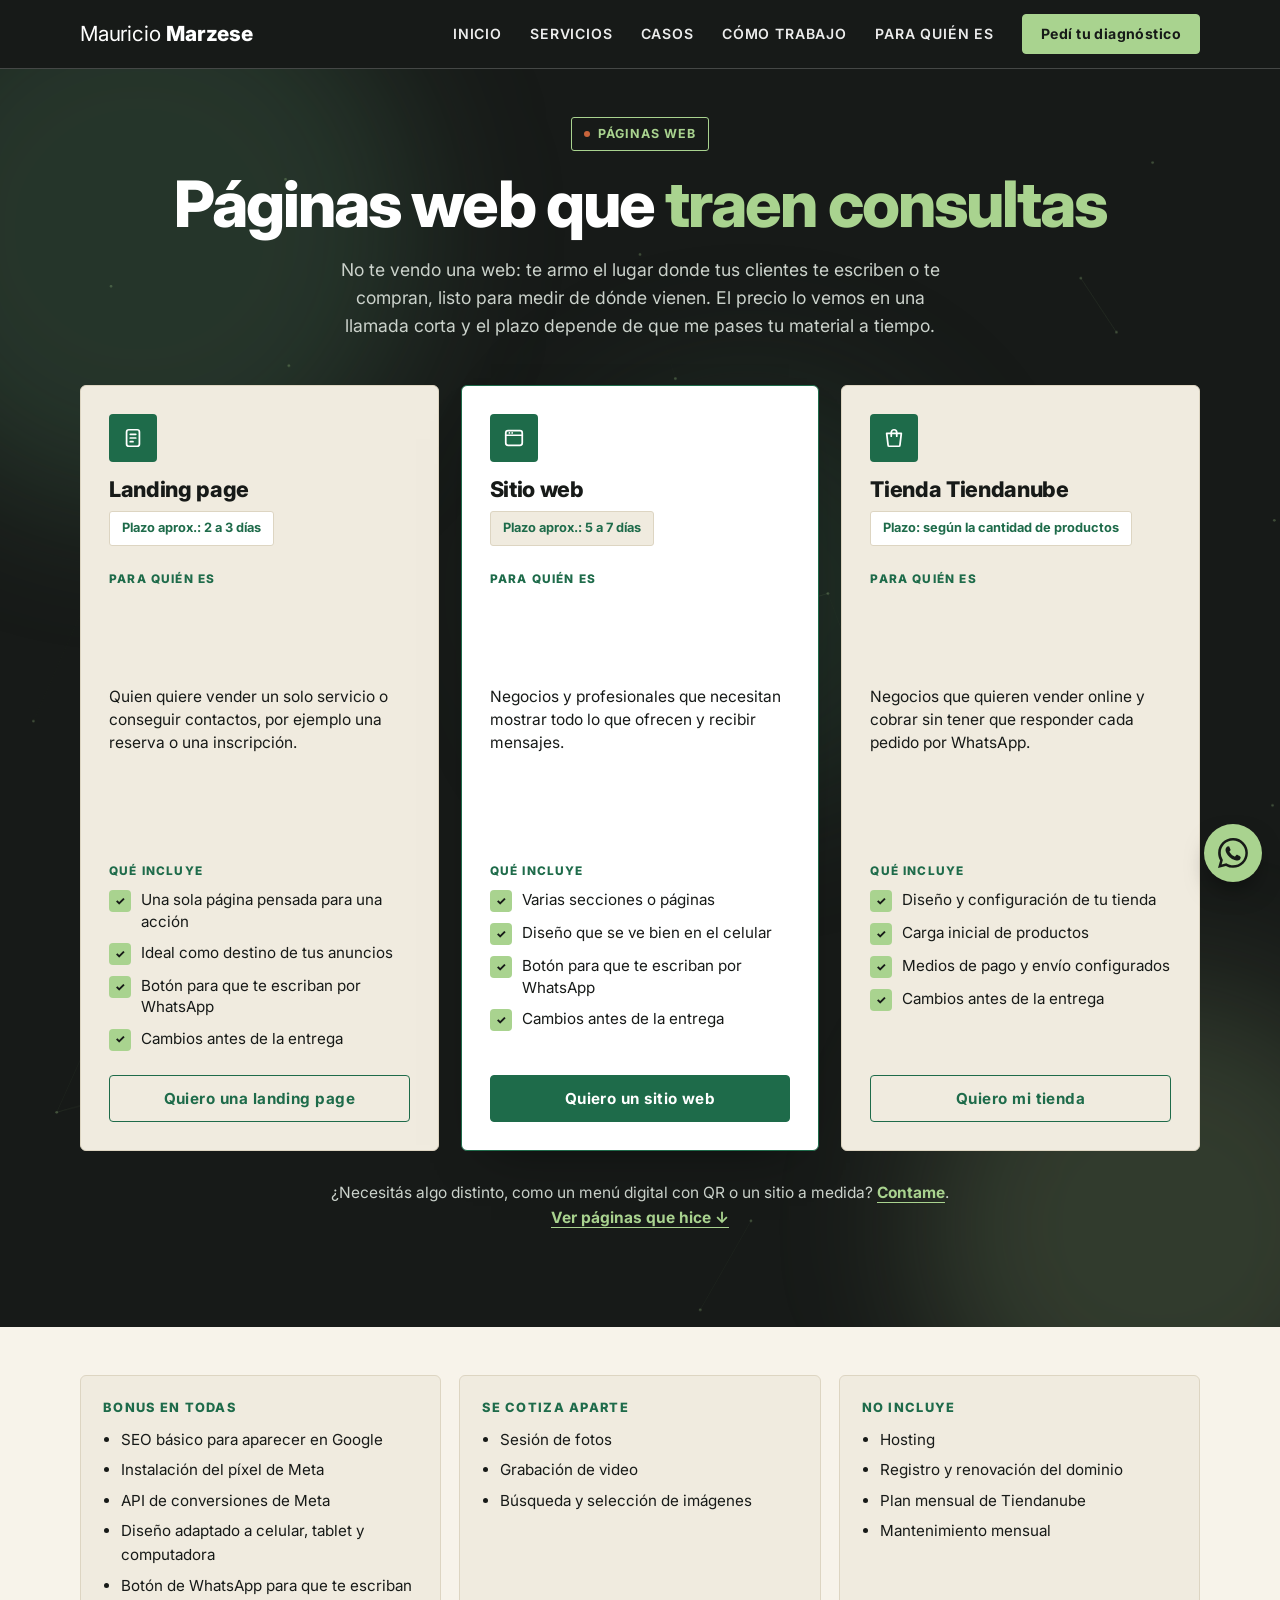
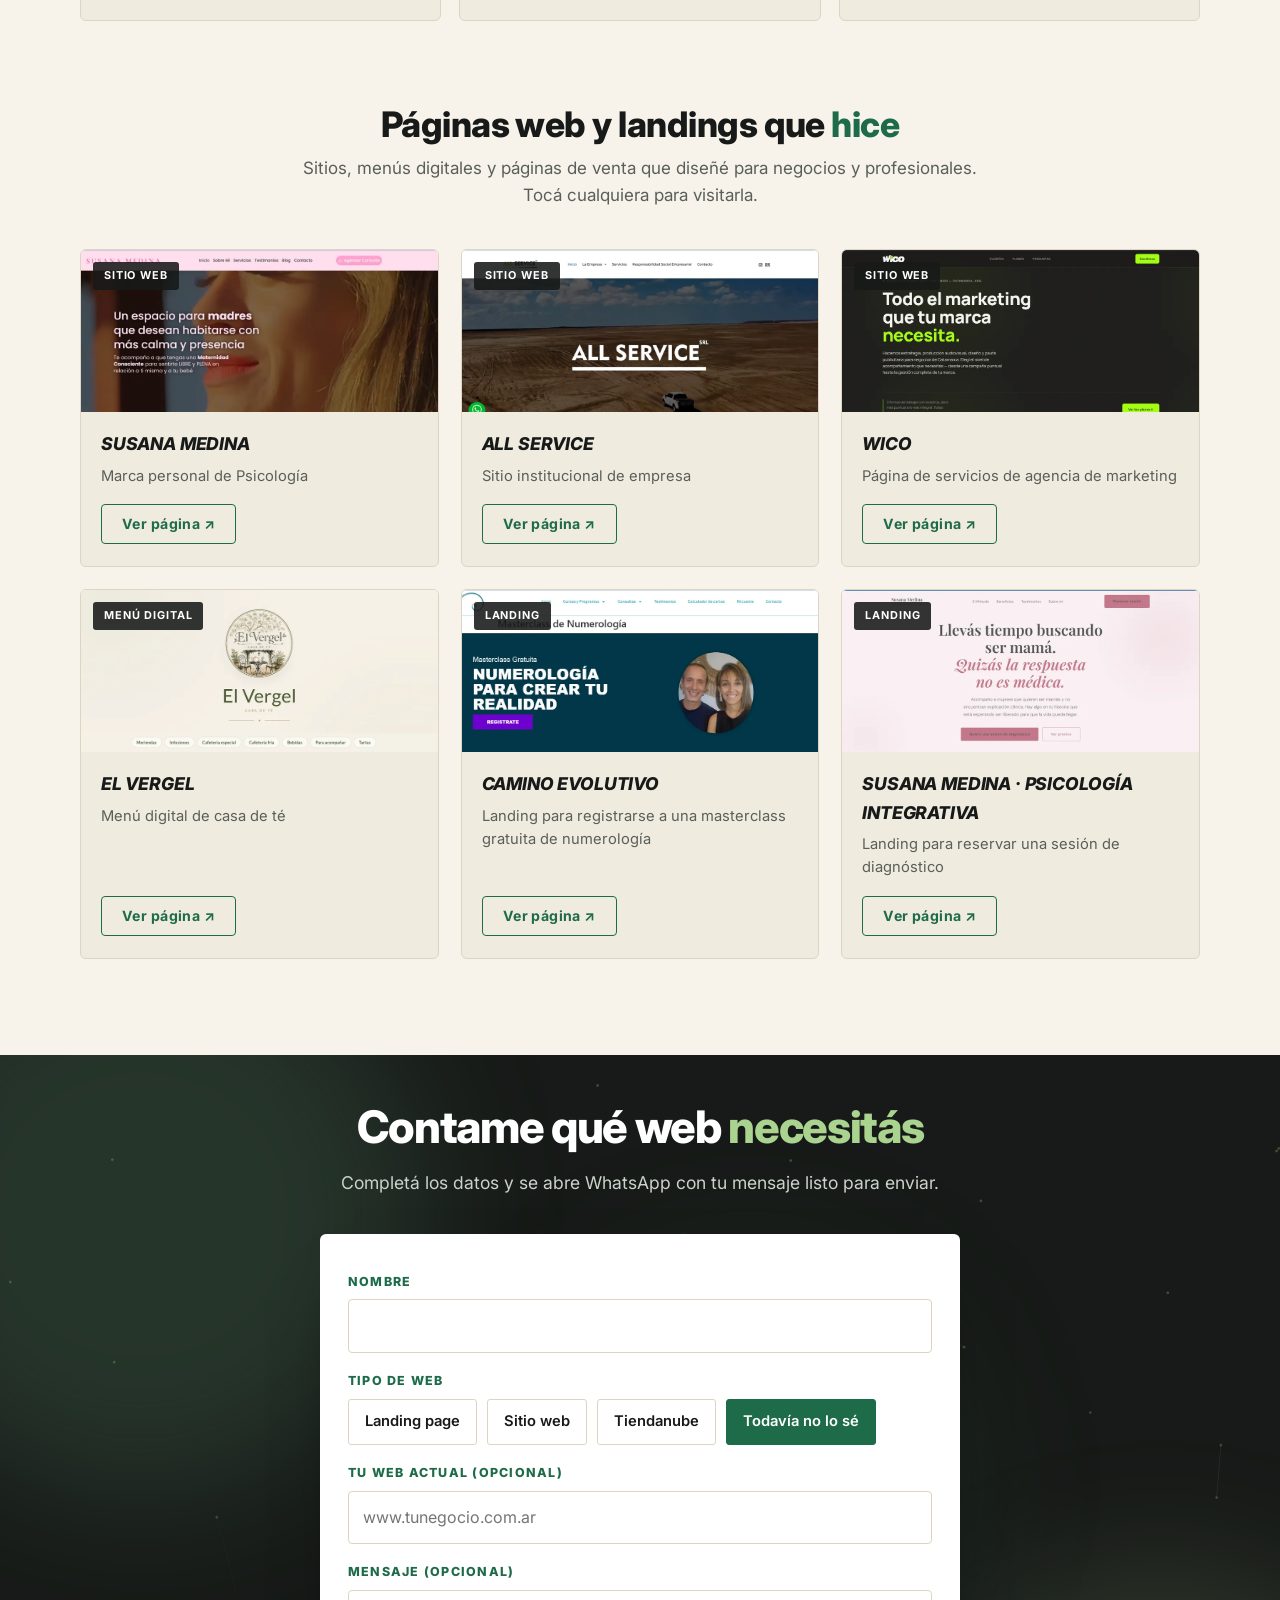
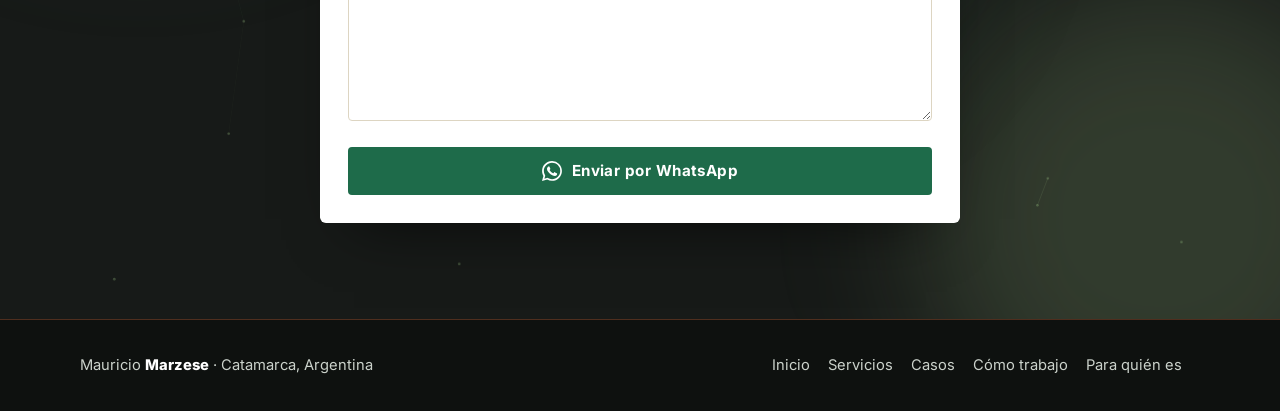
<file: diseno-web/index.html>
<!DOCTYPE html>
<html lang="es-AR">
<head>
<!-- Google Tag Manager -->
<script>(function(w,d,s,l,i){w[l]=w[l]||[];w[l].push({'gtm.start':new Date().getTime(),event:'gtm.js'});var f=d.getElementsByTagName(s)[0],j=d.createElement(s),dl=l!='dataLayer'?'&l='+l:'';j.async=true;j.src='https://www.googletagmanager.com/gtm.js?id='+i+dl;f.parentNode.insertBefore(j,f);})(window,document,'script','dataLayer','GTM-57M53XH4');</script>
<!-- End Google Tag Manager -->
<!-- Google Analytics (GA4) -->
<script async src="https://www.googletagmanager.com/gtag/js?id=G-WBBMSXLTTG"></script>
<script>window.dataLayer=window.dataLayer||[];function gtag(){dataLayer.push(arguments);}gtag('js',new Date());gtag('config','G-WBBMSXLTTG');</script>
<!-- End Google Analytics -->
<meta charset="utf-8">
<meta name="viewport" content="width=device-width, initial-scale=1, viewport-fit=cover">
<meta name="color-scheme" content="light">
<meta name="theme-color" content="#171A18">
<title>Páginas web, landings y tiendas Tiendanube que traen consultas | Mauricio Marzese</title>
<meta name="description" content="Landings, sitios web y tiendas Tiendanube pensadas para que te escriban y te compren, con SEO básico, píxel de Meta y API de conversiones incluidos.">
<link rel="icon" type="image/svg+xml" href="/favicon.svg">
<link rel="canonical" href="https://mauriciomarzese.com/diseno-web/">
<meta property="og:type" content="website">
<meta property="og:locale" content="es_AR">
<meta property="og:site_name" content="Mauricio Marzese">
<meta property="og:title" content="Páginas web, landings y tiendas Tiendanube que traen consultas | Mauricio Marzese">
<meta property="og:description" content="Landings, sitios web y tiendas Tiendanube pensadas para que te escriban y te compren, con SEO básico, píxel de Meta y API de conversiones incluidos.">
<meta property="og:url" content="https://mauriciomarzese.com/diseno-web/">
<link rel="preconnect" href="https://fonts.googleapis.com">
<link rel="preconnect" href="https://fonts.gstatic.com" crossorigin>
<link href="https://fonts.googleapis.com/css2?family=Inter:ital,wght@0,400;0,500;0,600;0,700;0,800;1,700;1,800&display=swap" rel="stylesheet">
<link rel="stylesheet" href="/styles.css">
</head>
<body>
<!-- Google Tag Manager (noscript) -->
<noscript><iframe src="https://www.googletagmanager.com/ns.html?id=GTM-57M53XH4" height="0" width="0" style="display:none;visibility:hidden"></iframe></noscript>
<!-- End Google Tag Manager (noscript) -->

<svg width="0" height="0" style="position:absolute" aria-hidden="true">
  <symbol id="wa" viewBox="0 0 24 24"><path d="M20.5 3.5A11.8 11.8 0 0 0 12 0C5.4 0 .1 5.3.1 11.9c0 2.1.6 4.2 1.6 6L0 24l6.3-1.7a11.9 11.9 0 0 0 5.7 1.5c6.6 0 11.9-5.3 11.9-11.9 0-3.2-1.2-6.2-3.4-8.4ZM12 21.8c-1.8 0-3.5-.5-5-1.4l-.4-.2-3.7 1 1-3.6-.2-.4a9.9 9.9 0 0 1-1.5-5.3C2.2 6.4 6.6 2 12 2c2.6 0 5.1 1 7 2.9a9.8 9.8 0 0 1 2.9 7c0 5.4-4.4 9.9-9.9 9.9Zm5.4-7.4c-.3-.1-1.8-.9-2-1-.3-.1-.5-.1-.7.1l-.9 1.1c-.2.2-.3.2-.6.1a8 8 0 0 1-4-3.5c-.3-.5.3-.5.8-1.5.1-.2 0-.4 0-.5l-.9-2.1c-.2-.5-.4-.4-.7-.4h-.6c-.2 0-.5.1-.8.4-.3.3-1 1-1 2.5s1.1 2.9 1.2 3.1c.1.2 2.1 3.2 5.1 4.5 1.9.8 2.6.9 3.6.7.6-.1 1.8-.7 2-1.4.3-.7.3-1.3.2-1.4-.1-.1-.3-.2-.6-.3Z"/></symbol>
</svg>

<header class="top">
  <div class="wrap nav">
    <a class="brand" href="/">Mauricio <b>Marzese</b></a>
    <button class="menu-toggle" type="button" id="menuToggle" aria-expanded="false" aria-controls="menu" aria-label="Abrir menú"><span></span><span></span><span></span></button>
    <div class="menu" id="menu">
      <div class="menu-inner">
        <ul class="links"><li><a href="/">Inicio</a></li><li><a href="/#servicios">Servicios</a></li><li><a href="/#casos">Casos</a></li><li><a href="/#como-trabajo">Cómo trabajo</a></li><li><a href="/#para-quien">Para quién es</a></li></ul>
        <a class="btn green sm wa" data-msg="Hola Mauricio, vi tu página y quiero pedir el diagnóstico breve de mi negocio.">Pedí tu diagnóstico</a>
      </div>
    </div>
  </div>
</header>

<main>

<section class="s-blue">
  <div class="fx" aria-hidden="true"><i></i><i></i><i></i></div>
  <div class="wrap">
    <div class="center-head">
      <span class="pill">Páginas web</span>
      <h1>Páginas web que <span class="hl">traen consultas</span></h1>
      <p class="sub">No te vendo una web: te armo el lugar donde tus clientes te escriben o te compran, listo para medir de dónde vienen. El precio lo vemos en una llamada corta y el plazo depende de que me pases tu material a tiempo.</p>
    </div>
    <div class="plans3" style="margin-top:44px">
      <article class="plan">
        <div class="ic"><svg viewBox="0 0 24 24" aria-hidden="true"><rect x="5" y="3" width="14" height="18" rx="2.5"/><path d="M9 8h6M9 12h6"/><path d="M9 16h3"/></svg></div>
        <h3>Landing page</h3>
        <span class="plazo">Plazo aprox.: 2 a 3 días</span>
        <span class="lbl">Para quién es</span>
        <p class="fit">Quien quiere vender un solo servicio o conseguir contactos, por ejemplo una reserva o una inscripción.</p>
        <span class="lbl">Qué incluye</span>
        <ul class="inc"><li><span class="ck">✓</span>Una sola página pensada para una acción</li><li><span class="ck">✓</span>Ideal como destino de tus anuncios</li><li><span class="ck">✓</span>Botón para que te escriban por WhatsApp</li><li><span class="ck">✓</span>Cambios antes de la entrega</li></ul>
        <a class="btn main block wa" data-msg="Hola Mauricio, quiero consultar por una landing page para mi negocio. ¿Cómo trabajamos?">Quiero una landing page</a>
      </article>
      <article class="plan star">
        <div class="ic"><svg viewBox="0 0 24 24" aria-hidden="true"><rect x="3" y="4" width="18" height="16" rx="2.5"/><path d="M3 9h18"/><path d="M7 6.5h.01M10 6.5h.01"/></svg></div>
        <h3>Sitio web</h3>
        <span class="plazo">Plazo aprox.: 5 a 7 días</span>
        <span class="lbl">Para quién es</span>
        <p class="fit">Negocios y profesionales que necesitan mostrar todo lo que ofrecen y recibir mensajes.</p>
        <span class="lbl">Qué incluye</span>
        <ul class="inc"><li><span class="ck">✓</span>Varias secciones o páginas</li><li><span class="ck">✓</span>Diseño que se ve bien en el celular</li><li><span class="ck">✓</span>Botón para que te escriban por WhatsApp</li><li><span class="ck">✓</span>Cambios antes de la entrega</li></ul>
        <a class="btn main block wa" data-msg="Hola Mauricio, quiero consultar por un sitio web para mi negocio. ¿Cómo trabajamos?">Quiero un sitio web</a>
      </article>
      <article class="plan">
        <div class="ic"><svg viewBox="0 0 24 24" aria-hidden="true"><path d="M4 7h16l-1.5 12.5a1.5 1.5 0 0 1-1.5 1.5H7a1.5 1.5 0 0 1-1.5-1.5z"/><path d="M9 10V6a3 3 0 0 1 6 0v4"/></svg></div>
        <h3>Tienda Tiendanube</h3>
        <span class="plazo">Plazo: según la cantidad de productos</span>
        <span class="lbl">Para quién es</span>
        <p class="fit">Negocios que quieren vender online y cobrar sin tener que responder cada pedido por WhatsApp.</p>
        <span class="lbl">Qué incluye</span>
        <ul class="inc"><li><span class="ck">✓</span>Diseño y configuración de tu tienda</li><li><span class="ck">✓</span>Carga inicial de productos</li><li><span class="ck">✓</span>Medios de pago y envío configurados</li><li><span class="ck">✓</span>Cambios antes de la entrega</li></ul>
        <a class="btn main block wa" data-msg="Hola Mauricio, quiero consultar por una tienda en Tiendanube para mi negocio.">Quiero mi tienda</a>
      </article>
    </div>
    <p class="srv-note">¿Necesitás algo distinto, como un menú digital con QR o un sitio a medida? <a class="wa" data-msg="Hola Mauricio, necesito una web distinta. Te cuento lo que necesito.">Contame</a>. <a href="#paginas">Ver páginas que hice &darr;</a></p>
  </div>
</section>

<section class="s-white" id="paginas-section">
  <div class="wrap">
    <div class="info3">
      <div><h3>Bonus en todas</h3><ul><li>SEO básico para aparecer en Google</li><li>Instalación del píxel de Meta</li><li>API de conversiones de Meta</li><li>Diseño adaptado a celular, tablet y computadora</li><li>Botón de WhatsApp para que te escriban</li></ul></div>
      <div><h3>Se cotiza aparte</h3><ul><li>Sesión de fotos</li><li>Grabación de video</li><li>Búsqueda y selección de imágenes</li></ul></div>
      <div><h3>No incluye</h3><ul><li>Hosting</li><li>Registro y renovación del dominio</li><li>Plan mensual de Tiendanube</li><li>Mantenimiento mensual</li></ul></div>
    </div>
    <div class="webs-head" id="paginas">
      <h3>Páginas web y landings que <span class="hl">hice</span></h3>
      <p>Sitios, menús digitales y páginas de venta que diseñé para negocios y profesionales. Tocá cualquiera para visitarla.</p>
    </div>
    <div class="webs">
      <article class="web">
        <a class="web-shot" data-name="Susana Medina" href="https://susanamedina.com.ar" target="_blank" rel="noopener" aria-label="Ver Susana Medina"><span class="web-tag">Sitio web</span><img src="/img/susimedinaweb.webp" alt="Captura de Susana Medina" loading="lazy" width="1000" height="455" onerror="this.parentNode.classList.add('noimg')"></a>
        <div class="txt"><h3>Susana Medina</h3><p>Marca personal de Psicología</p><a class="btn ghost" href="https://susanamedina.com.ar" target="_blank" rel="noopener">Ver página &#8599;</a></div>
      </article>
      <article class="web">
        <a class="web-shot" data-name="All Service" href="https://allservice.ar" target="_blank" rel="noopener" aria-label="Ver All Service"><span class="web-tag">Sitio web</span><img src="/img/allserviceweb.webp" alt="Captura de All Service" loading="lazy" width="1000" height="455" onerror="this.parentNode.classList.add('noimg')"></a>
        <div class="txt"><h3>All Service</h3><p>Sitio institucional de empresa</p><a class="btn ghost" href="https://allservice.ar" target="_blank" rel="noopener">Ver página &#8599;</a></div>
      </article>
      <article class="web">
        <a class="web-shot" data-name="WICO" href="https://servicioswico.netlify.app" target="_blank" rel="noopener" aria-label="Ver WICO"><span class="web-tag">Sitio web</span><img src="/img/wicoweb.webp" alt="Captura de WICO" loading="lazy" width="1000" height="455" onerror="this.parentNode.classList.add('noimg')"></a>
        <div class="txt"><h3>WICO</h3><p>Página de servicios de agencia de marketing</p><a class="btn ghost" href="https://servicioswico.netlify.app" target="_blank" rel="noopener">Ver página &#8599;</a></div>
      </article>
      <article class="web">
        <a class="web-shot" data-name="El Vergel" href="https://menuelvergel.netlify.app/" target="_blank" rel="noopener" aria-label="Ver El Vergel"><span class="web-tag">Menú digital</span><img src="/img/vergelweb.webp" alt="Captura de El Vergel" loading="lazy" width="1000" height="455" onerror="this.parentNode.classList.add('noimg')"></a>
        <div class="txt"><h3>El Vergel</h3><p>Menú digital de casa de té</p><a class="btn ghost" href="https://menuelvergel.netlify.app/" target="_blank" rel="noopener">Ver página &#8599;</a></div>
      </article>
      <article class="web">
        <a class="web-shot" data-name="Camino Evolutivo" href="https://caminoevolutivo.com/masterclass-gratuita" target="_blank" rel="noopener" aria-label="Ver Camino Evolutivo"><span class="web-tag">Landing</span><img src="/img/caminoweb.webp" alt="Captura de Camino Evolutivo" loading="lazy" width="1000" height="455" onerror="this.parentNode.classList.add('noimg')"></a>
        <div class="txt"><h3>Camino Evolutivo</h3><p>Landing para registrarse a una masterclass gratuita de numerología</p><a class="btn ghost" href="https://caminoevolutivo.com/masterclass-gratuita" target="_blank" rel="noopener">Ver página &#8599;</a></div>
      </article>
      <article class="web">
        <a class="web-shot" data-name="Susana Medina · Psicología integrativa" href="https://susanamedina.com.ar/consulta/" target="_blank" rel="noopener" aria-label="Ver Susana Medina · Psicología integrativa"><span class="web-tag">Landing</span><img src="/img/susiconsultaweb.webp" alt="Captura de Susana Medina · Psicología integrativa" loading="lazy" width="1000" height="455" onerror="this.parentNode.classList.add('noimg')"></a>
        <div class="txt"><h3>Susana Medina · Psicología integrativa</h3><p>Landing para reservar una sesión de diagnóstico</p><a class="btn ghost" href="https://susanamedina.com.ar/consulta/" target="_blank" rel="noopener">Ver página &#8599;</a></div>
      </article>
    </div>
  </div>
</section>

<section class="s-blue" id="contacto">
  <div class="fx" aria-hidden="true"><i></i><i></i><i></i></div>
  <div class="wrap">
    <div class="center-head">
      <h2>Contame qué web <span class="hl">necesitás</span></h2>
      <p class="sub">Completá los datos y se abre WhatsApp con tu mensaje listo para enviar.</p>
    </div>
    <form class="cform" id="webForm" novalidate>
      <label class="fl" for="fNombre">Nombre</label>
      <input id="fNombre" name="nombre" type="text" autocomplete="name" required>
      <span class="fl">Tipo de web</span>
      <div class="opts" role="radiogroup" aria-label="Tipo de web">
        <label><input type="radio" name="tipo" value="Landing page"><span>Landing page</span></label>
        <label><input type="radio" name="tipo" value="Sitio web"><span>Sitio web</span></label>
        <label><input type="radio" name="tipo" value="Tienda Tiendanube"><span>Tiendanube</span></label>
        <label><input type="radio" name="tipo" value="Todavía no lo sé" checked><span>Todavía no lo sé</span></label>
      </div>
      <label class="fl" for="fWeb">Tu web actual (opcional)</label>
      <input id="fWeb" name="web" type="text" inputmode="url" placeholder="www.tunegocio.com.ar">
      <label class="fl" for="fMsg">Mensaje (opcional)</label>
      <textarea id="fMsg" name="mensaje" rows="4"></textarea>
      <button class="btn main block" type="submit"><svg viewBox="0 0 24 24" aria-hidden="true"><use href="#wa"/></svg>Enviar por WhatsApp</button>
    </form>
  </div>
</section>

</main>

<footer>
  <div class="wrap">
    <span>Mauricio <b>Marzese</b> · Catamarca, Argentina</span>
    <nav><a href="/">Inicio</a><a href="/#servicios">Servicios</a><a href="/#casos">Casos</a><a href="/#como-trabajo">Cómo trabajo</a><a href="/#para-quien">Para quién es</a></nav>
  </div>
</footer>

<a class="fab wa" data-msg="Hola Mauricio, vi tu página y me gustaría tener una charla previa para ver si podés ayudarme con mi negocio." aria-label="Escribime por WhatsApp"><svg viewBox="0 0 24 24" aria-hidden="true"><use href="#wa"/></svg></a>

<script src="/script.js"></script>
<script>
/* Formulario: arma el mensaje y abre WhatsApp */
(function(){
  var f=document.getElementById('webForm'); if(!f) return;
  f.addEventListener('submit',function(e){
    e.preventDefault();
    var g=function(n){var el=f.elements[n];return el&&el.value?el.value.trim():''};
    var tipo=(f.querySelector('input[name=tipo]:checked')||{}).value||'Todavía no lo sé';
    var t='Hola Mauricio, vi tu página y quiero consultar por una web.';
    if(g('nombre')) t+='\nNombre: '+g('nombre');
    t+='\nTipo de web: '+tipo;
    if(g('web')) t+='\nMi web actual: '+g('web');
    if(g('mensaje')) t+='\nMensaje: '+g('mensaje');
    var num=String(WHATSAPP_NUMBER).replace(/\D/g,'');
    window.open('https://wa.me/'+num+'?text='+encodeURIComponent(t),'_blank','noopener');
  });
})();
</script>
</body>
</html>
</file>
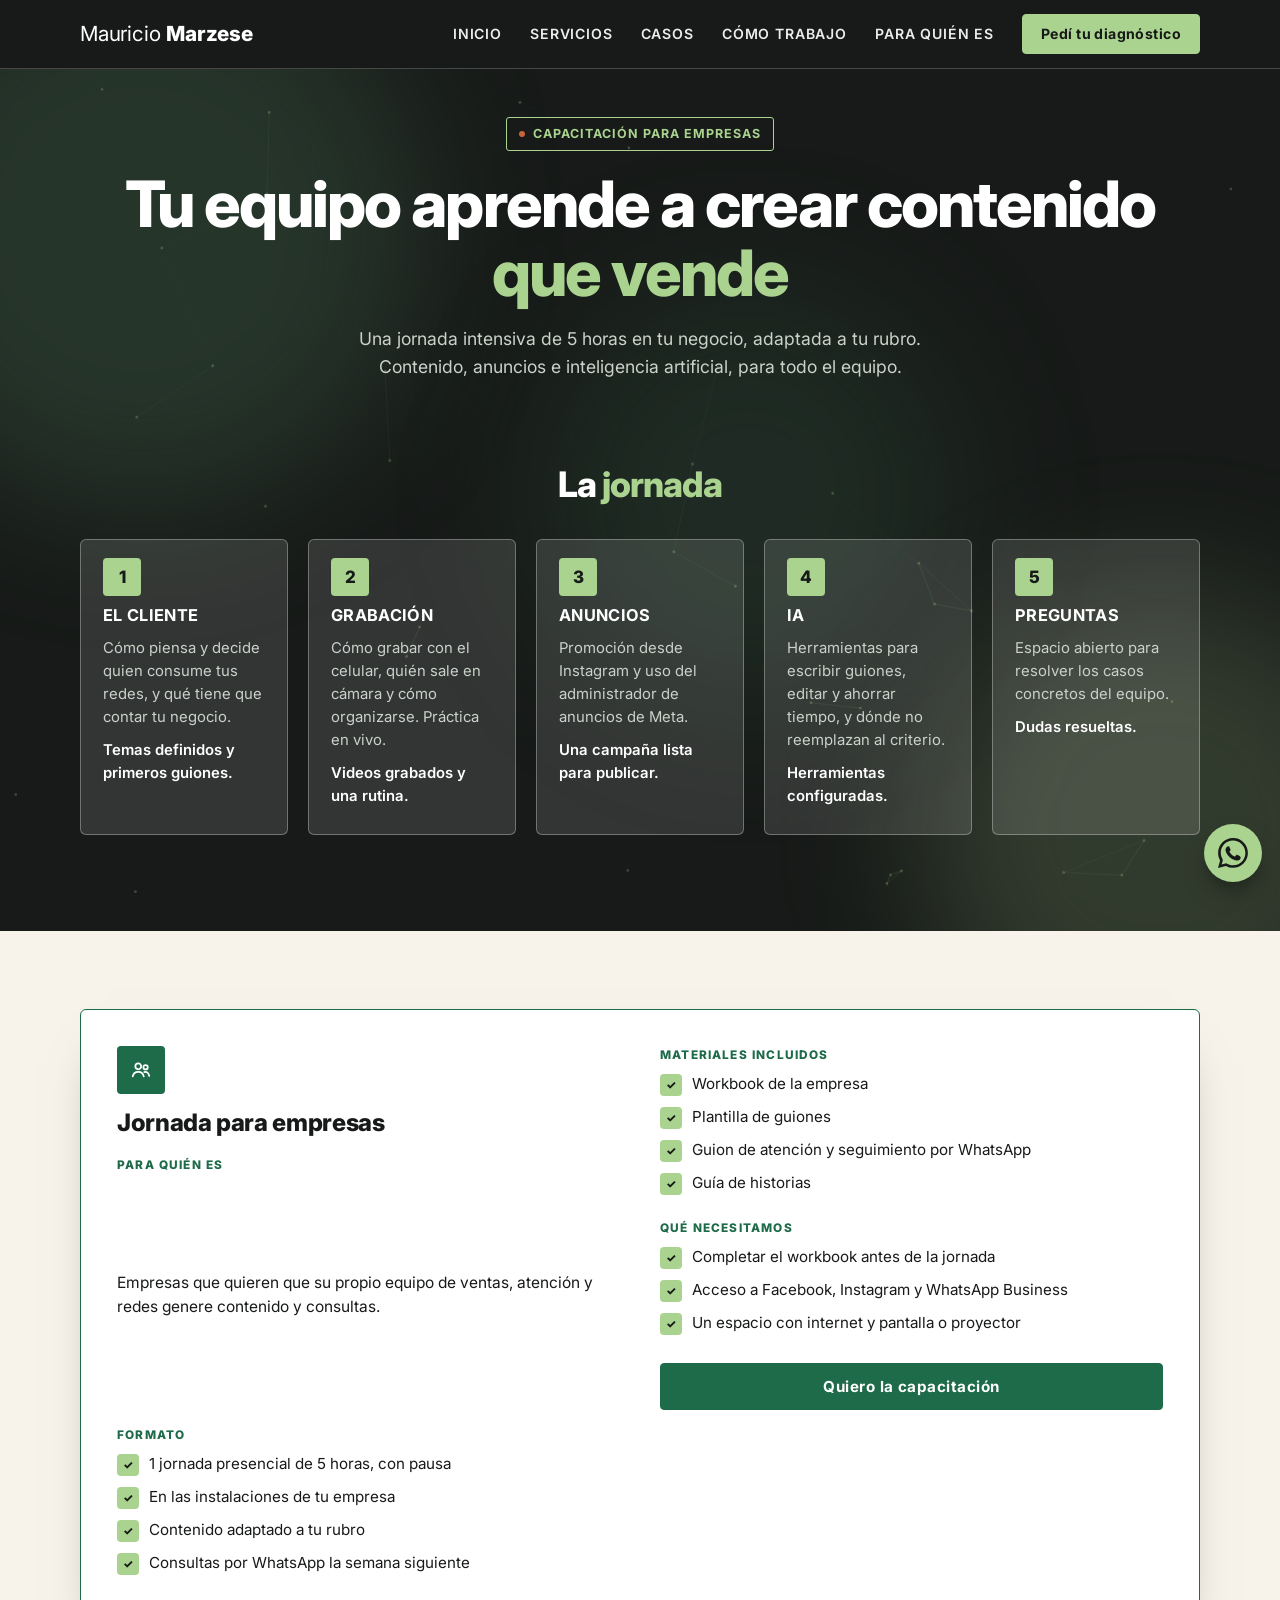
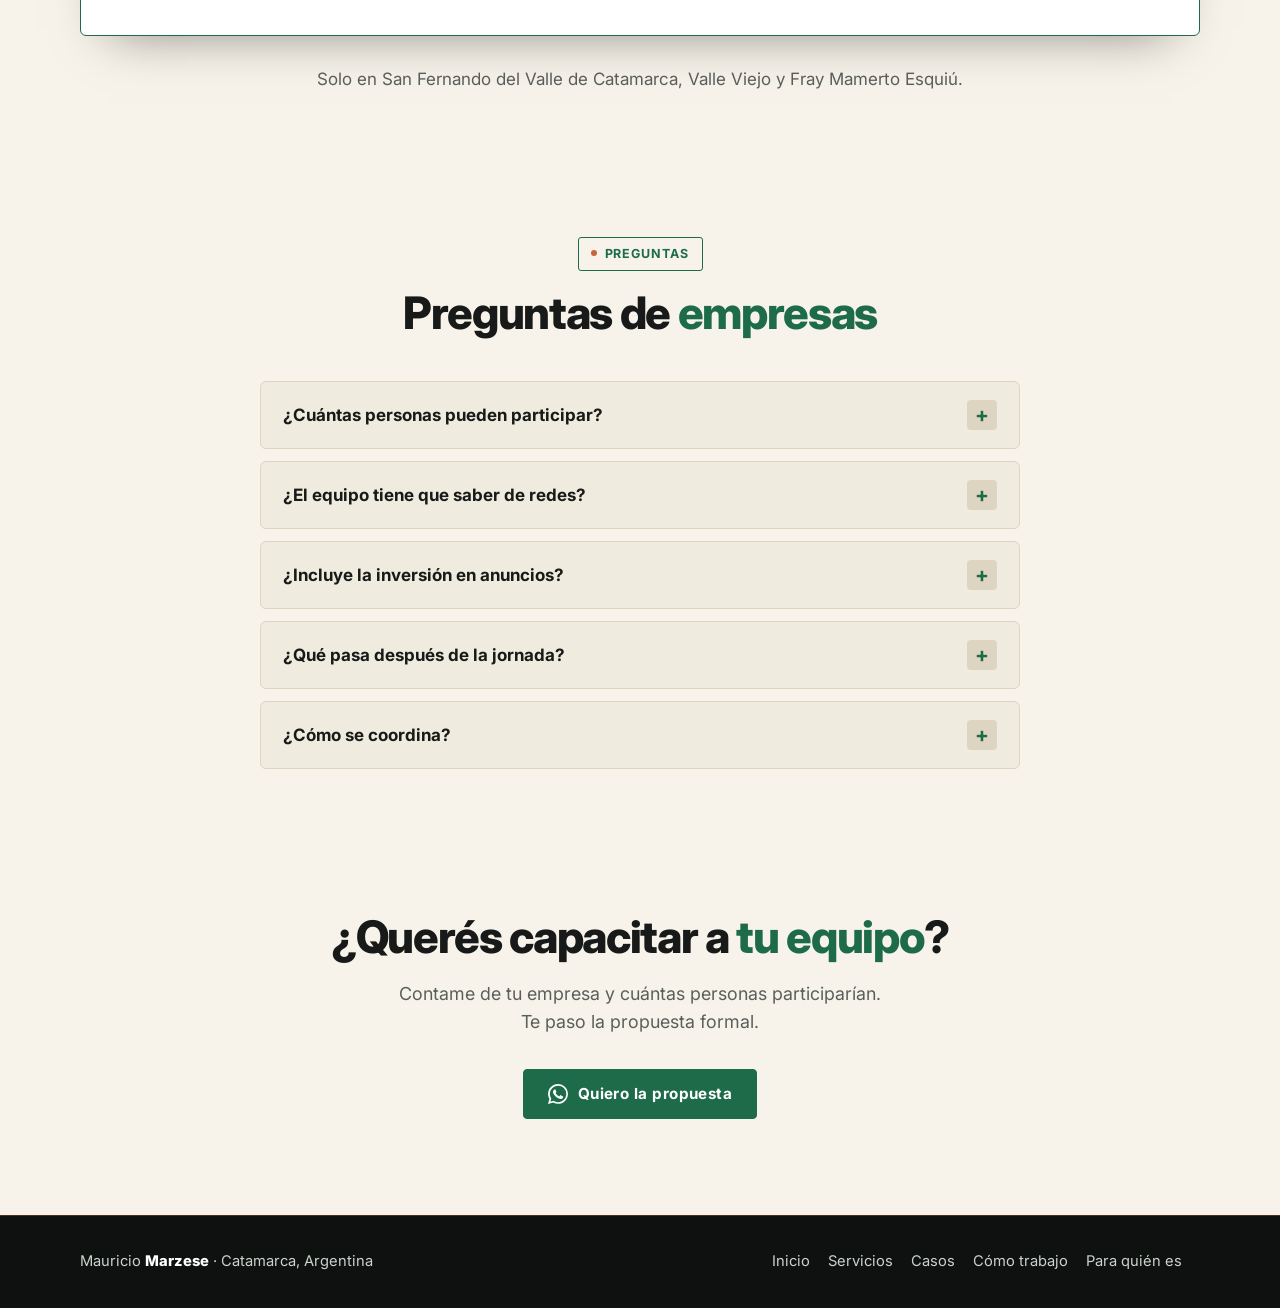
<file: empresas/index.html>
<!DOCTYPE html>
<html lang="es-AR">
<head>
<!-- Google Tag Manager -->
<script>(function(w,d,s,l,i){w[l]=w[l]||[];w[l].push({'gtm.start':new Date().getTime(),event:'gtm.js'});var f=d.getElementsByTagName(s)[0],j=d.createElement(s),dl=l!='dataLayer'?'&l='+l:'';j.async=true;j.src='https://www.googletagmanager.com/gtm.js?id='+i+dl;f.parentNode.insertBefore(j,f);})(window,document,'script','dataLayer','GTM-57M53XH4');</script>
<!-- End Google Tag Manager -->
<!-- Google Analytics (GA4) -->
<script async src="https://www.googletagmanager.com/gtag/js?id=G-WBBMSXLTTG"></script>
<script>window.dataLayer=window.dataLayer||[];function gtag(){dataLayer.push(arguments);}gtag('js',new Date());gtag('config','G-WBBMSXLTTG');</script>
<!-- End Google Analytics -->
<meta charset="utf-8">
<meta name="viewport" content="width=device-width, initial-scale=1, viewport-fit=cover">
<meta name="color-scheme" content="light">
<meta name="theme-color" content="#171A18">
<title>Capacitación en contenido, anuncios e IA para empresas en Catamarca | Mauricio Marzese</title>
<meta name="description" content="Jornada intensiva en tu empresa para que tu equipo aprenda a crear contenido que vende, hacer anuncios en Meta y usar inteligencia artificial.">
<link rel="icon" type="image/svg+xml" href="/favicon.svg">
<link rel="canonical" href="https://mauriciomarzese.com/empresas/">
<meta property="og:type" content="website">
<meta property="og:locale" content="es_AR">
<meta property="og:site_name" content="Mauricio Marzese">
<meta property="og:title" content="Capacitación en contenido, anuncios e IA para empresas en Catamarca | Mauricio Marzese">
<meta property="og:description" content="Jornada intensiva en tu empresa para que tu equipo aprenda a crear contenido que vende, hacer anuncios en Meta y usar inteligencia artificial.">
<meta property="og:url" content="https://mauriciomarzese.com/empresas/">
<link rel="preconnect" href="https://fonts.googleapis.com">
<link rel="preconnect" href="https://fonts.gstatic.com" crossorigin>
<link href="https://fonts.googleapis.com/css2?family=Inter:ital,wght@0,400;0,500;0,600;0,700;0,800;1,700;1,800&display=swap" rel="stylesheet">
<link rel="stylesheet" href="/styles.css">
</head>
<body>
<!-- Google Tag Manager (noscript) -->
<noscript><iframe src="https://www.googletagmanager.com/ns.html?id=GTM-57M53XH4" height="0" width="0" style="display:none;visibility:hidden"></iframe></noscript>
<!-- End Google Tag Manager (noscript) -->

<svg width="0" height="0" style="position:absolute" aria-hidden="true">
  <symbol id="wa" viewBox="0 0 24 24"><path d="M20.5 3.5A11.8 11.8 0 0 0 12 0C5.4 0 .1 5.3.1 11.9c0 2.1.6 4.2 1.6 6L0 24l6.3-1.7a11.9 11.9 0 0 0 5.7 1.5c6.6 0 11.9-5.3 11.9-11.9 0-3.2-1.2-6.2-3.4-8.4ZM12 21.8c-1.8 0-3.5-.5-5-1.4l-.4-.2-3.7 1 1-3.6-.2-.4a9.9 9.9 0 0 1-1.5-5.3C2.2 6.4 6.6 2 12 2c2.6 0 5.1 1 7 2.9a9.8 9.8 0 0 1 2.9 7c0 5.4-4.4 9.9-9.9 9.9Zm5.4-7.4c-.3-.1-1.8-.9-2-1-.3-.1-.5-.1-.7.1l-.9 1.1c-.2.2-.3.2-.6.1a8 8 0 0 1-4-3.5c-.3-.5.3-.5.8-1.5.1-.2 0-.4 0-.5l-.9-2.1c-.2-.5-.4-.4-.7-.4h-.6c-.2 0-.5.1-.8.4-.3.3-1 1-1 2.5s1.1 2.9 1.2 3.1c.1.2 2.1 3.2 5.1 4.5 1.9.8 2.6.9 3.6.7.6-.1 1.8-.7 2-1.4.3-.7.3-1.3.2-1.4-.1-.1-.3-.2-.6-.3Z"/></symbol>
</svg>

<header class="top">
  <div class="wrap nav">
    <a class="brand" href="/">Mauricio <b>Marzese</b></a>
    <button class="menu-toggle" type="button" id="menuToggle" aria-expanded="false" aria-controls="menu" aria-label="Abrir menú"><span></span><span></span><span></span></button>
    <div class="menu" id="menu">
      <div class="menu-inner">
        <ul class="links"><li><a href="/">Inicio</a></li><li><a href="/#servicios">Servicios</a></li><li><a href="/#casos">Casos</a></li><li><a href="/#como-trabajo">Cómo trabajo</a></li><li><a href="/#para-quien">Para quién es</a></li></ul>
        <a class="btn green sm wa" data-msg="Hola Mauricio, vi tu página y quiero pedir el diagnóstico breve de mi negocio.">Pedí tu diagnóstico</a>
      </div>
    </div>
  </div>
</header>

<main>

<section class="s-blue">
  <div class="fx" aria-hidden="true"><i></i><i></i><i></i></div>
  <div class="wrap">
    <div class="center-head">
      <span class="pill">Capacitación para empresas</span>
      <h1>Tu equipo aprende a crear contenido <span class="hl">que vende</span></h1>
      <p class="sub">Una jornada intensiva de 5 horas en tu negocio, adaptada a tu rubro. Contenido, anuncios e inteligencia artificial, para todo el equipo.</p>
    </div>
    <h2 class="proc-title">La <span class="hl">jornada</span></h2>
    <ol class="steps five">
      <li><h3>El cliente</h3><p>Cómo piensa y decide quien consume tus redes, y qué tiene que contar tu negocio.</p><p class="take">Temas definidos y primeros guiones.</p></li>
      <li><h3>Grabación</h3><p>Cómo grabar con el celular, quién sale en cámara y cómo organizarse. Práctica en vivo.</p><p class="take">Videos grabados y una rutina.</p></li>
      <li><h3>Anuncios</h3><p>Promoción desde Instagram y uso del administrador de anuncios de Meta.</p><p class="take">Una campaña lista para publicar.</p></li>
      <li><h3>IA</h3><p>Herramientas para escribir guiones, editar y ahorrar tiempo, y dónde no reemplazan al criterio.</p><p class="take">Herramientas configuradas.</p></li>
      <li><h3>Preguntas</h3><p>Espacio abierto para resolver los casos concretos del equipo.</p><p class="take">Dudas resueltas.</p></li>
    </ol>
  </div>
</section>

<section class="s-white">
  <div class="wrap">
    <article class="plan star wide" id="empresas">
      <div>
        <div class="ic"><svg viewBox="0 0 24 24" aria-hidden="true"><circle cx="9" cy="8" r="3.2"/><path d="M3 19c.6-3.2 3-5 6-5s5.4 1.8 6 5"/><circle cx="17" cy="9" r="2.4"/><path d="M15.5 14.2c2.6-.3 4.8 1.2 5.5 4.3"/></svg></div>
        <h3>Jornada para empresas</h3>
        <span class="lbl">Para quién es</span>
        <p class="fit">Empresas que quieren que su propio equipo de ventas, atención y redes genere contenido y consultas.</p>
        <span class="lbl">Formato</span>
        <ul class="inc">
          <li><span class="ck">✓</span>1 jornada presencial de 5 horas, con pausa</li>
          <li><span class="ck">✓</span>En las instalaciones de tu empresa</li>
          <li><span class="ck">✓</span>Contenido adaptado a tu rubro</li>
          <li><span class="ck">✓</span>Consultas por WhatsApp la semana siguiente</li>
        </ul>
      </div>
      <div>
        <span class="lbl" style="margin-top:0">Materiales incluidos</span>
        <ul class="inc">
          <li><span class="ck">✓</span>Workbook de la empresa</li>
          <li><span class="ck">✓</span>Plantilla de guiones</li>
          <li><span class="ck">✓</span>Guion de atención y seguimiento por WhatsApp</li>
          <li><span class="ck">✓</span>Guía de historias</li>
        </ul>
        <span class="lbl">Qué necesitamos</span>
        <ul class="inc">
          <li><span class="ck">✓</span>Completar el workbook antes de la jornada</li>
          <li><span class="ck">✓</span>Acceso a Facebook, Instagram y WhatsApp Business</li>
          <li><span class="ck">✓</span>Un espacio con internet y pantalla o proyector</li>
        </ul>
        <a class="btn main block wa" data-msg="Hola Mauricio, quiero consultar por la capacitación para el equipo de mi empresa.">Quiero la capacitación</a>
      </div>
    </article>
    <div class="zones" style="text-align:center;margin-top:30px">
      <p style="color:var(--muted-ink)">Solo en San Fernando del Valle de Catamarca, Valle Viejo y Fray Mamerto Esquiú.</p>
    </div>
  </div>
</section>

<section class="s-white" id="preguntas">
  <div class="wrap">
    <div class="center-head">
      <span class="pill">Preguntas</span>
      <h2>Preguntas de <span class="hl">empresas</span></h2>
    </div>
    <div class="faq">
      <details>
        <summary>¿Cuántas personas pueden participar?</summary>
        <p>Todo el personal que trabaje en ventas, atención y redes. Contame cuántos son cuando pidas la propuesta, así adapto la jornada.</p>
      </details>
      <details>
        <summary>¿El equipo tiene que saber de redes?</summary>
        <p>No. La jornada arranca desde lo básico y se adapta al nivel del grupo.</p>
      </details>
      <details>
        <summary>¿Incluye la inversión en anuncios?</summary>
        <p>No. La campaña queda armada y lista para publicar; el presupuesto lo define la empresa.</p>
      </details>
      <details>
        <summary>¿Qué pasa después de la jornada?</summary>
        <p>Durante la semana siguiente el equipo puede consultarme por WhatsApp. Si después prefieren que yo me encargue del contenido y los anuncios, eso es el Sistema RITMO.</p>
      </details>
      <details>
        <summary>¿Cómo se coordina?</summary>
        <p>Me escribís, te paso la propuesta formal, acordamos la fecha y se abona antes de la jornada.</p>
      </details>
    </div>
  </div>
</section>

<section class="final s-white">
  <div class="wrap">
    <h2>¿Querés capacitar a <span class="hl">tu equipo</span>?</h2>
    <p>Contame de tu empresa y cuántas personas participarían. <br>Te paso la propuesta formal.</p>
    <a class="btn main wa" data-msg="Hola Mauricio, quiero consultar por la capacitación para el equipo de mi empresa."><svg viewBox="0 0 24 24" aria-hidden="true"><use href="#wa"/></svg>Quiero la propuesta</a>
  </div>
</section>

</main>

<footer>
  <div class="wrap">
    <span>Mauricio <b>Marzese</b> · Catamarca, Argentina</span>
    <nav><a href="/">Inicio</a><a href="/#servicios">Servicios</a><a href="/#casos">Casos</a><a href="/#como-trabajo">Cómo trabajo</a><a href="/#para-quien">Para quién es</a></nav>
  </div>
</footer>

<a class="fab wa" data-msg="Hola Mauricio, vi tu página y me gustaría tener una charla previa para ver si podés ayudarme con mi negocio." aria-label="Escribime por WhatsApp"><svg viewBox="0 0 24 24" aria-hidden="true"><use href="#wa"/></svg></a>

<script src="/script.js"></script>
<script>
/* FAQ: apertura y cierre animados */
(function(){
  var reduce=window.matchMedia&&matchMedia('(prefers-reduced-motion: reduce)').matches;
  document.querySelectorAll('.faq details').forEach(function(d){
    var sm=d.querySelector('summary'),anim=null;
    sm.addEventListener('click',function(e){
      if(reduce)return;
      e.preventDefault();
      if(anim)anim.cancel();
      var start=d.offsetHeight,opening=!d.open;
      d.style.overflow='hidden';
      if(opening)d.open=true;
      var end=opening?d.offsetHeight:sm.offsetHeight+2;
      if(!opening){d.style.height=start+'px'}
      anim=d.animate({height:[start+'px',end+'px']},{duration:380,easing:'cubic-bezier(.4,0,.2,1)'});
      anim.onfinish=function(){
        if(!opening)d.open=false;
        d.style.height=d.style.overflow='';anim=null;
      };
      anim.oncancel=function(){d.style.height=d.style.overflow='';anim=null};
    });
  });
})();
</script>

</body>
</html>
</file>
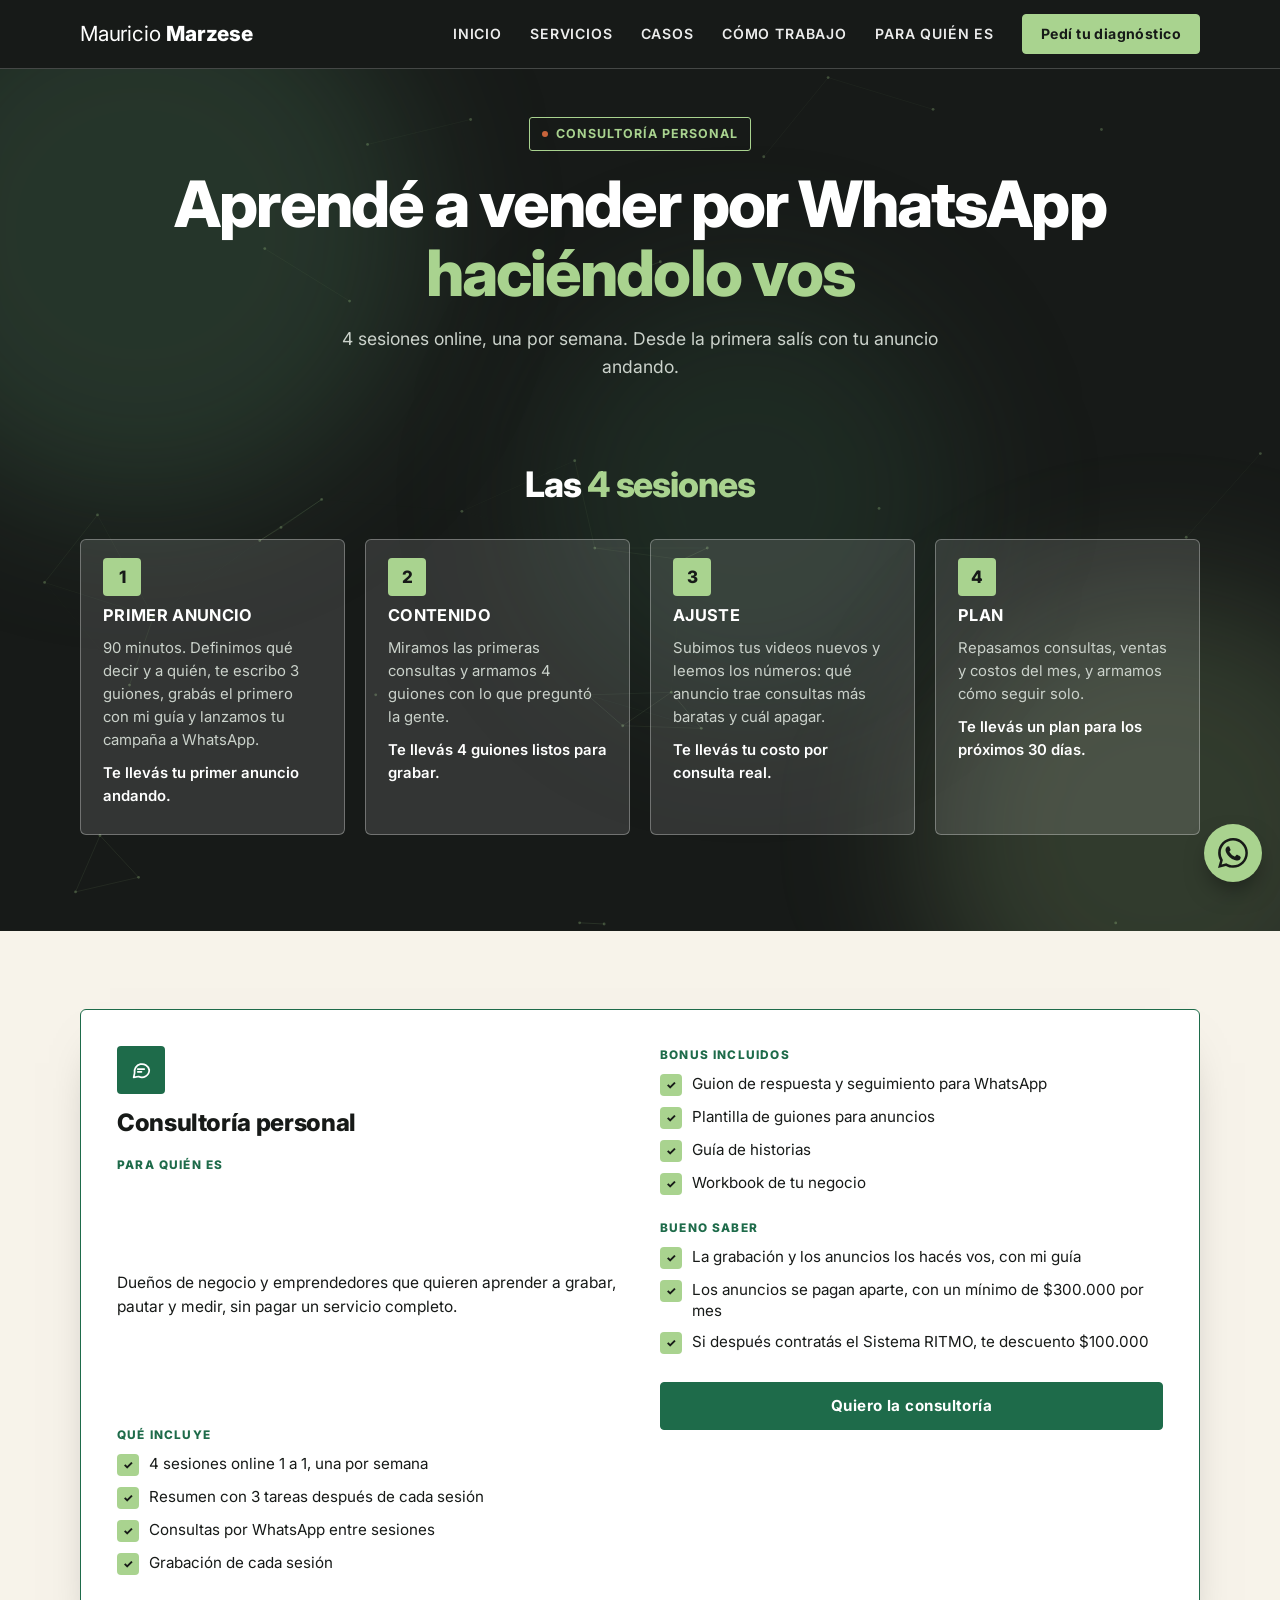
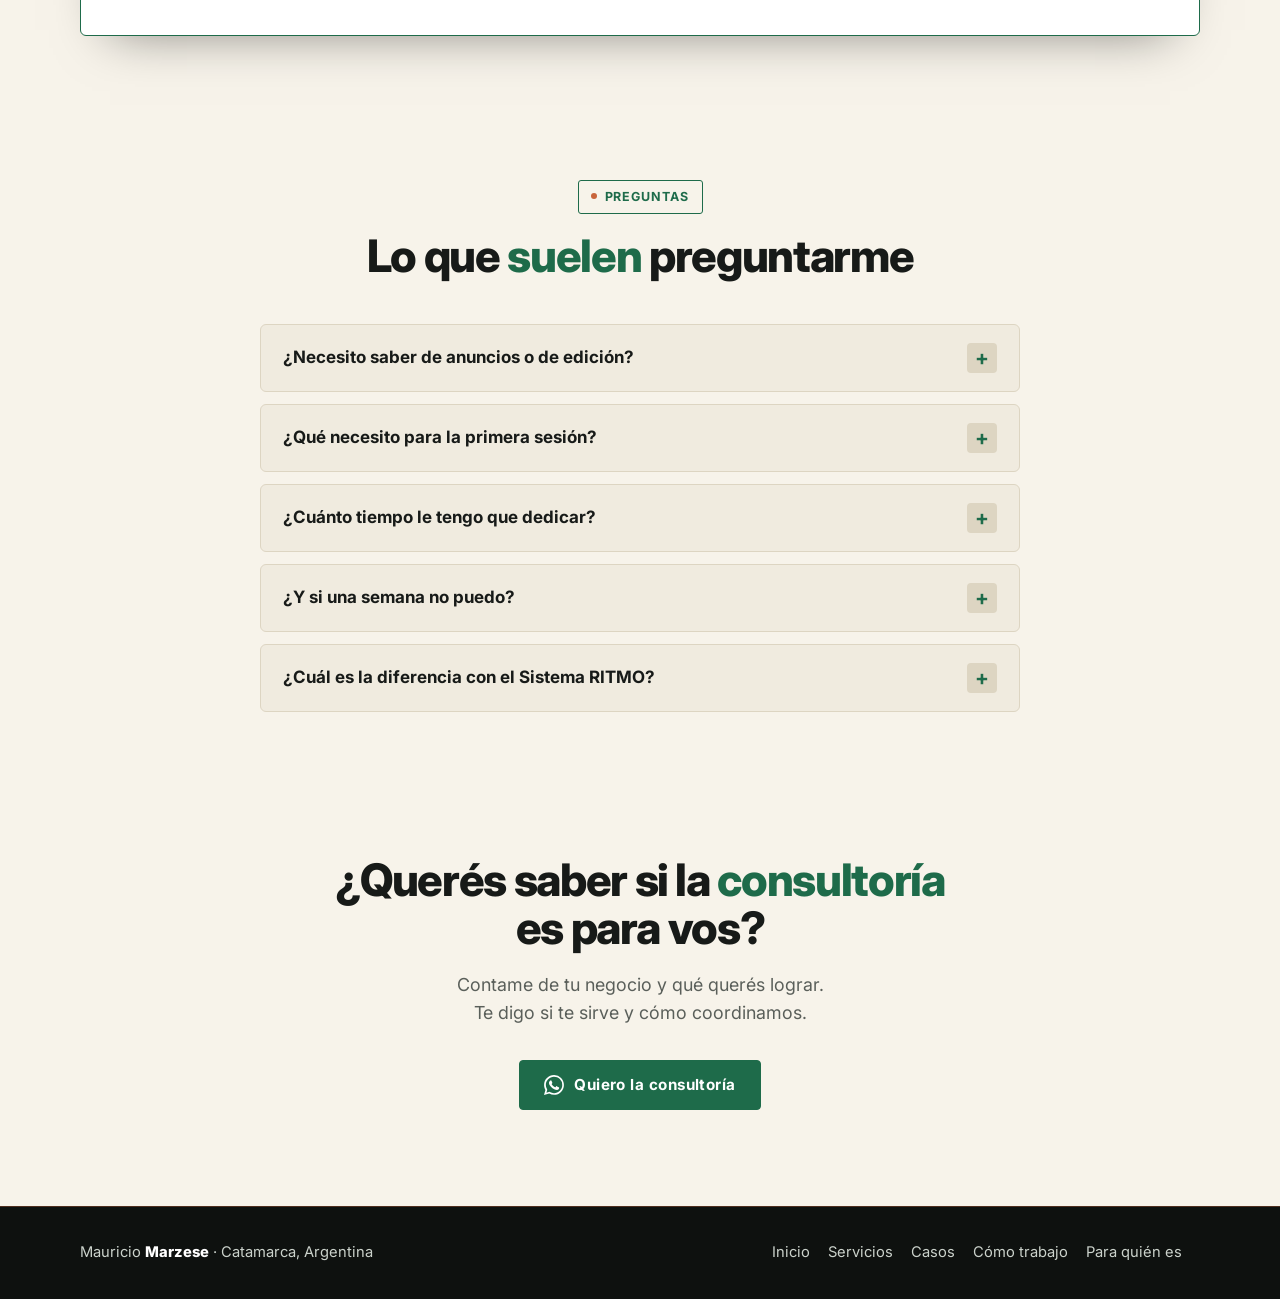
<file: mentoria/index.html>
<!DOCTYPE html>
<html lang="es-AR"><head><meta charset="utf-8"><title>Consultoría | Mauricio Marzese</title>
<meta name="robots" content="noindex"><link rel="canonical" href="https://mauriciomarzese.com/consultoria/">
<meta http-equiv="refresh" content="0; url=/consultoria/"></head>
<body><p>Esta página ahora es <a href="/consultoria/">Consultoría</a>.</p></body></html>
</file>
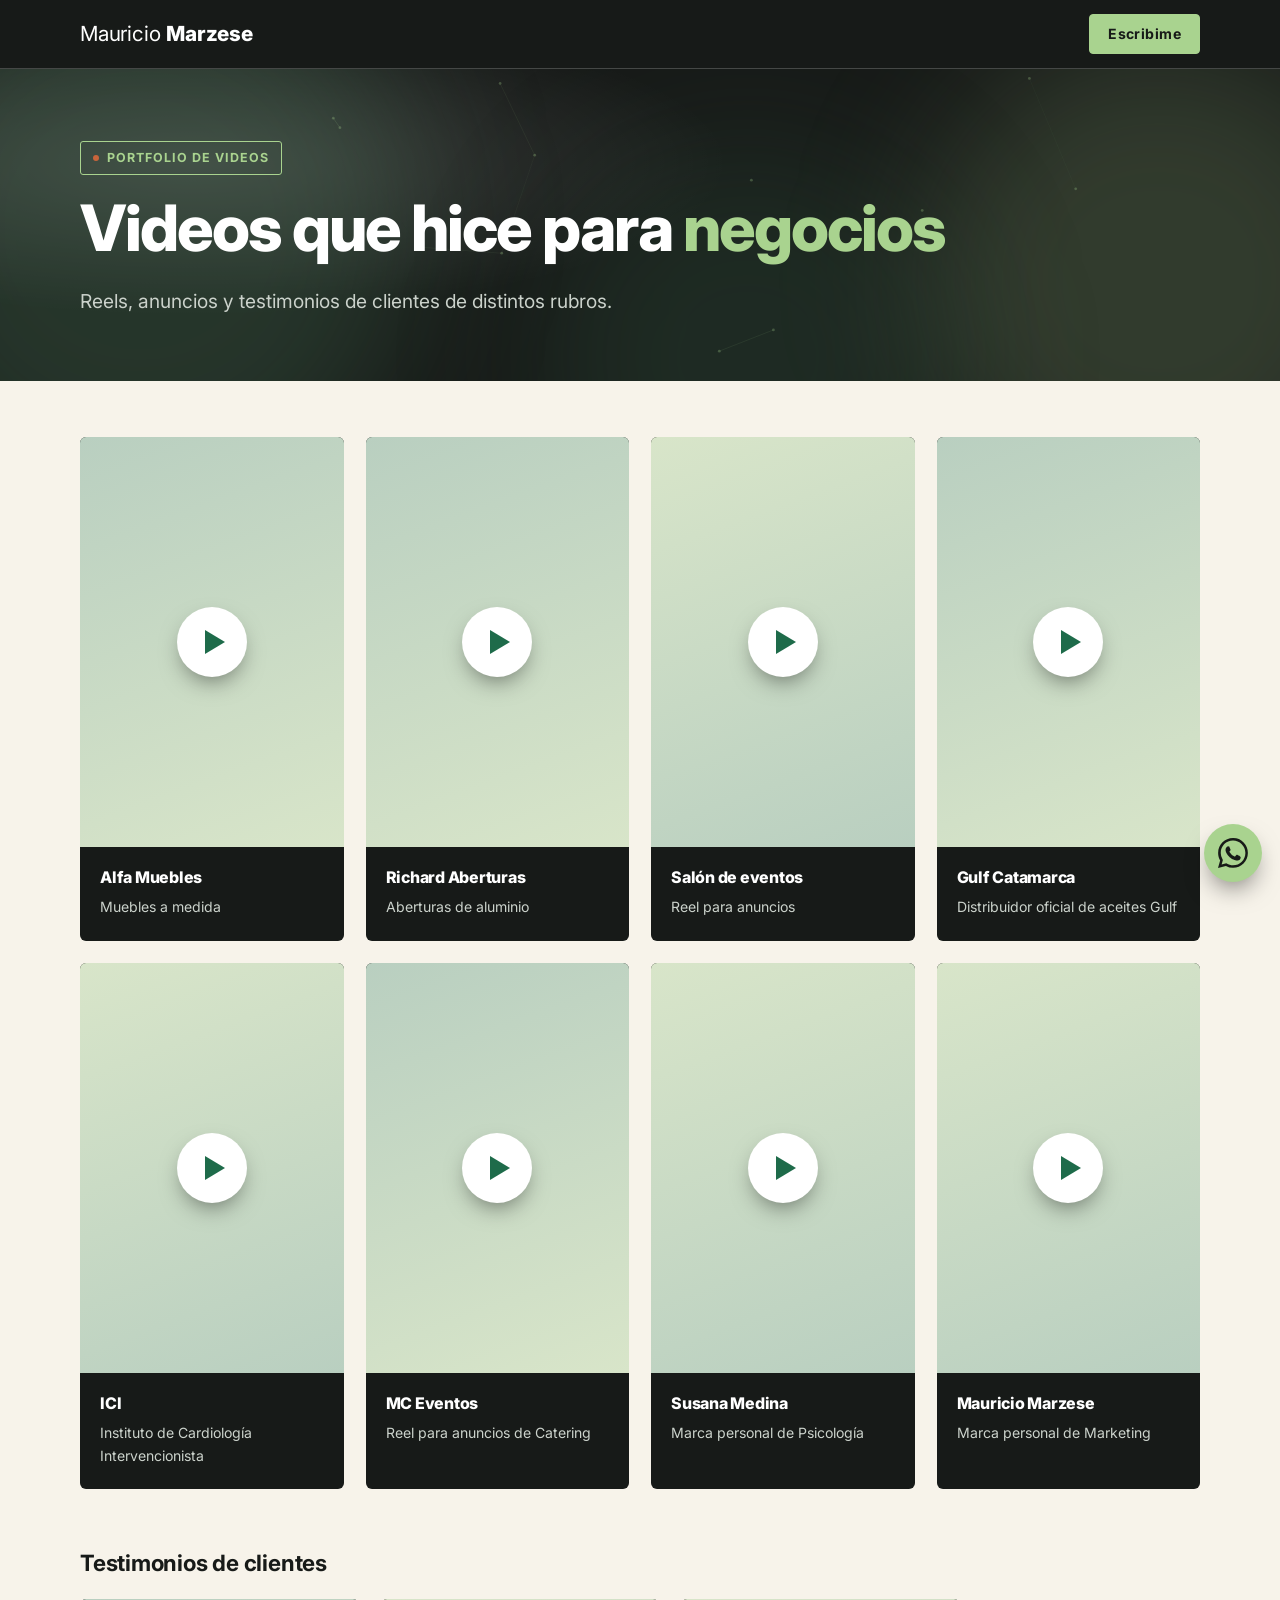
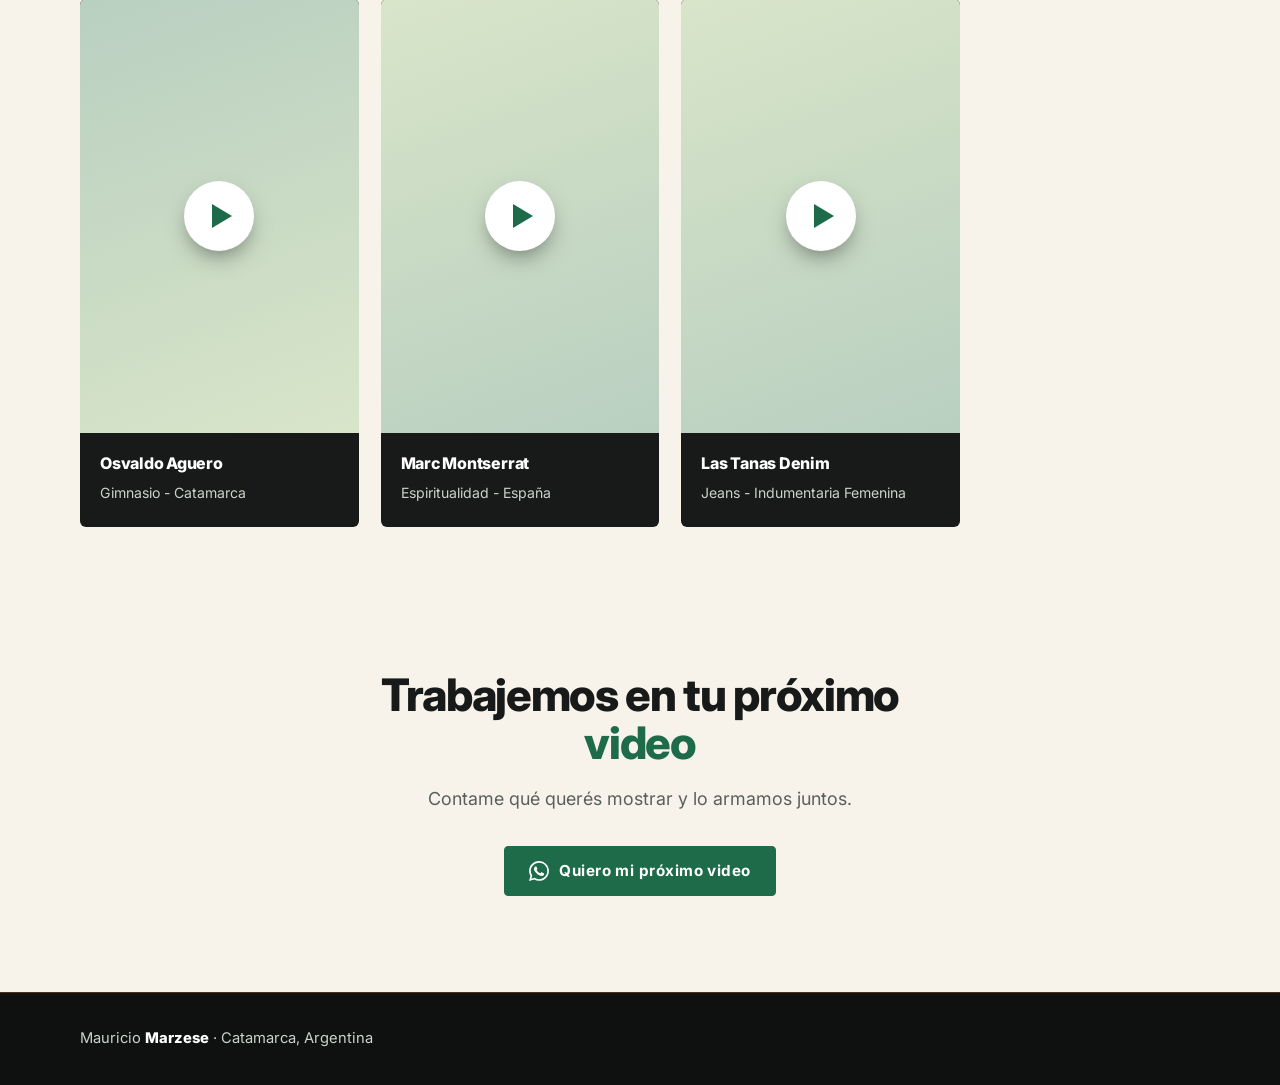
<file: portfolio-videos/index.html>
<!DOCTYPE html>
<html lang="es-AR">
<head>
<!-- Google Tag Manager -->
<script>(function(w,d,s,l,i){w[l]=w[l]||[];w[l].push({'gtm.start':new Date().getTime(),event:'gtm.js'});var f=d.getElementsByTagName(s)[0],j=d.createElement(s),dl=l!='dataLayer'?'&l='+l:'';j.async=true;j.src='https://www.googletagmanager.com/gtm.js?id='+i+dl;f.parentNode.insertBefore(j,f);})(window,document,'script','dataLayer','GTM-57M53XH4');</script>
<!-- End Google Tag Manager -->
<!-- Google Analytics (GA4) -->
<script async src="https://www.googletagmanager.com/gtag/js?id=G-WBBMSXLTTG"></script>
<script>window.dataLayer=window.dataLayer||[];function gtag(){dataLayer.push(arguments);}gtag('js',new Date());gtag('config','G-WBBMSXLTTG');</script>
<!-- End Google Analytics -->
<meta charset="utf-8">
<meta name="viewport" content="width=device-width, initial-scale=1, viewport-fit=cover">
<meta name="color-scheme" content="light">
<meta name="theme-color" content="#171A18">
<title>Portfolio de videos | Mauricio Marzese</title>
<meta name="description" content="Videos y testimonios de trabajos realizados para negocios.">
<link rel="icon" type="image/svg+xml" href="/favicon.svg">
<meta name="robots" content="noindex, nofollow">
<link rel="canonical" href="https://mauriciomarzese.com/portfolio-videos/">
<meta property="og:type" content="website">
<meta property="og:locale" content="es_AR">
<meta property="og:site_name" content="Mauricio Marzese">
<meta property="og:title" content="Portfolio de videos | Mauricio Marzese">
<meta property="og:description" content="Videos y testimonios de trabajos realizados para negocios.">
<meta property="og:url" content="https://mauriciomarzese.com/portfolio-videos/">
<link rel="preconnect" href="https://fonts.googleapis.com">
<link rel="preconnect" href="https://fonts.gstatic.com" crossorigin>
<link href="https://fonts.googleapis.com/css2?family=Inter:ital,wght@0,400;0,500;0,600;0,700;0,800;1,700;1,800&display=swap" rel="stylesheet">
<link rel="stylesheet" href="/styles.css">
</head>
<body>
<!-- Google Tag Manager (noscript) -->
<noscript><iframe src="https://www.googletagmanager.com/ns.html?id=GTM-57M53XH4" height="0" width="0" style="display:none;visibility:hidden"></iframe></noscript>
<!-- End Google Tag Manager (noscript) -->

<svg width="0" height="0" style="position:absolute" aria-hidden="true">
  <symbol id="wa" viewBox="0 0 24 24"><path d="M20.5 3.5A11.8 11.8 0 0 0 12 0C5.4 0 .1 5.3.1 11.9c0 2.1.6 4.2 1.6 6L0 24l6.3-1.7a11.9 11.9 0 0 0 5.7 1.5c6.6 0 11.9-5.3 11.9-11.9 0-3.2-1.2-6.2-3.4-8.4ZM12 21.8c-1.8 0-3.5-.5-5-1.4l-.4-.2-3.7 1 1-3.6-.2-.4a9.9 9.9 0 0 1-1.5-5.3C2.2 6.4 6.6 2 12 2c2.6 0 5.1 1 7 2.9a9.8 9.8 0 0 1 2.9 7c0 5.4-4.4 9.9-9.9 9.9Zm5.4-7.4c-.3-.1-1.8-.9-2-1-.3-.1-.5-.1-.7.1l-.9 1.1c-.2.2-.3.2-.6.1a8 8 0 0 1-4-3.5c-.3-.5.3-.5.8-1.5.1-.2 0-.4 0-.5l-.9-2.1c-.2-.5-.4-.4-.7-.4h-.6c-.2 0-.5.1-.8.4-.3.3-1 1-1 2.5s1.1 2.9 1.2 3.1c.1.2 2.1 3.2 5.1 4.5 1.9.8 2.6.9 3.6.7.6-.1 1.8-.7 2-1.4.3-.7.3-1.3.2-1.4-.1-.1-.3-.2-.6-.3Z"/></symbol>
</svg>

<header class="top">
  <div class="wrap nav">
    <span class="brand">Mauricio <b>Marzese</b></span>
    <a class="btn green sm wa" data-msg="Hola Mauricio, vi tu portfolio y quiero que trabajemos en mi próximo proyecto.">Escribime</a>
  </div>
</header>

<main>

<section class="hero s-blue ph">
  <div class="fx" aria-hidden="true"><i></i><i></i><i></i></div>
  <div class="wrap">
    <span class="pill">Portfolio de videos</span>
    <h1>Videos que hice para <span class="hl">negocios</span></h1>
    <p class="sub">Reels, anuncios y testimonios de clientes de distintos rubros.</p>
  </div>
</section>

<section class="s-white">
  <div class="wrap">
    <div class="vgrid">
      <article class="work"><div class="reel vid" style="--a:115deg"><video playsinline preload="metadata" src="https://videos.mauriciomarzese.com/Alfamuebles.mp4#t=0.1"></video><i></i></div><div class="txt"><h3>Alfa Muebles</h3><p>Muebles a medida</p></div></article><article class="work"><div class="reel vid" style="--a:115deg"><video playsinline preload="metadata" src="https://videos.mauriciomarzese.com/Richardaberturas.mp4#t=0.1"></video><i></i></div><div class="txt"><h3>Richard Aberturas</h3><p>Aberturas de aluminio</p></div></article><article class="work"><div class="reel vid" style="--a:75deg;--c1:#D8E5C9;--c2:#B9CFC0"><video playsinline preload="metadata" src="https://videos.mauriciomarzese.com/Elvergel.mp4#t=0.1"></video><i></i></div><div class="txt"><h3>Salón de eventos</h3><p>Reel para anuncios</p></div></article><article class="work"><div class="reel vid" style="--a:145deg"><video playsinline preload="metadata" src="https://videos.mauriciomarzese.com/Gulf.mp4#t=0.1"></video><i></i></div><div class="txt"><h3>Gulf Catamarca</h3><p>Distribuidor oficial de aceites Gulf</p></div></article><article class="work"><div class="reel vid" style="--a:95deg;--c1:#D8E5C9;--c2:#B9CFC0"><video playsinline preload="metadata" src="https://videos.mauriciomarzese.com/Ici.mp4#t=0.1"></video><i></i></div><div class="txt"><h3>ICI</h3><p>Instituto de Cardiología Intervencionista</p></div></article><article class="work"><div class="reel vid" style="--a:130deg"><video playsinline preload="metadata" src="https://videos.mauriciomarzese.com/Mceventos.mp4#t=0.1"></video><i></i></div><div class="txt"><h3>MC Eventos</h3><p>Reel para anuncios de Catering</p></div></article><article class="work"><div class="reel vid" style="--a:60deg;--c1:#D8E5C9;--c2:#B9CFC0"><video playsinline preload="metadata" src="https://videos.mauriciomarzese.com/Susanamedina.mp4#t=0.1"></video><i></i></div><div class="txt"><h3>Susana Medina</h3><p>Marca personal de Psicología</p></div></article><article class="work"><div class="reel vid" style="--a:60deg;--c1:#D8E5C9;--c2:#B9CFC0"><video playsinline preload="metadata" src="https://videos.mauriciomarzese.com/Mauricio.mp4#t=0.1"></video><i></i></div><div class="txt"><h3>Mauricio Marzese</h3><p>Marca personal de Marketing</p></div></article>
    </div>
    <h3 class="vtit">Testimonios de clientes</h3>
    <div class="vgrid v3">
      <article class="work"><div class="reel vid" style="--a:115deg"><video playsinline preload="metadata" src="https://videos.mauriciomarzese.com/Testimonio1.mp4#t=0.1"></video><i></i></div><div class="txt"><h3>Osvaldo Aguero</h3><p>Gimnasio - Catamarca</p></div></article><article class="work"><div class="reel vid" style="--a:75deg;--c1:#D8E5C9;--c2:#B9CFC0"><video playsinline preload="metadata" src="https://videos.mauriciomarzese.com/Testimonio2.mp4#t=0.1"></video><i></i></div><div class="txt"><h3>Marc Montserrat</h3><p>Espiritualidad - España</p></div></article><article class="work"><div class="reel vid" style="--a:75deg;--c1:#D8E5C9;--c2:#B9CFC0"><video playsinline preload="metadata" src="https://videos.mauriciomarzese.com/testimoniolastanas.mp4#t=0.1"></video><i></i></div><div class="txt"><h3>Las Tanas Denim</h3><p>Jeans - Indumentaria Femenina</p></div></article>
    </div>
  </div>
</section>

<section class="final s-white">
  <div class="wrap">
    <h2>Trabajemos en tu próximo <span class="hl">video</span></h2>
    <p>Contame qué querés mostrar y lo armamos juntos.</p>
    <a class="btn main wa" data-msg="Hola Mauricio, vi tu portfolio de videos y quiero que trabajemos en mi próximo video."><svg viewBox="0 0 24 24" aria-hidden="true"><use href="#wa"/></svg>Quiero mi próximo video</a>
  </div>
</section>

</main>

<footer>
  <div class="wrap">
    <span>Mauricio <b>Marzese</b> · Catamarca, Argentina</span>
  </div>
</footer>

<a class="fab wa" data-msg="Hola Mauricio, vi tu página y me gustaría tener una charla previa para ver si podés ayudarme con mi negocio." aria-label="Escribime por WhatsApp"><svg viewBox="0 0 24 24" aria-hidden="true"><use href="#wa"/></svg></a>

<script src="/script.js"></script>

</body>
</html>
</file>
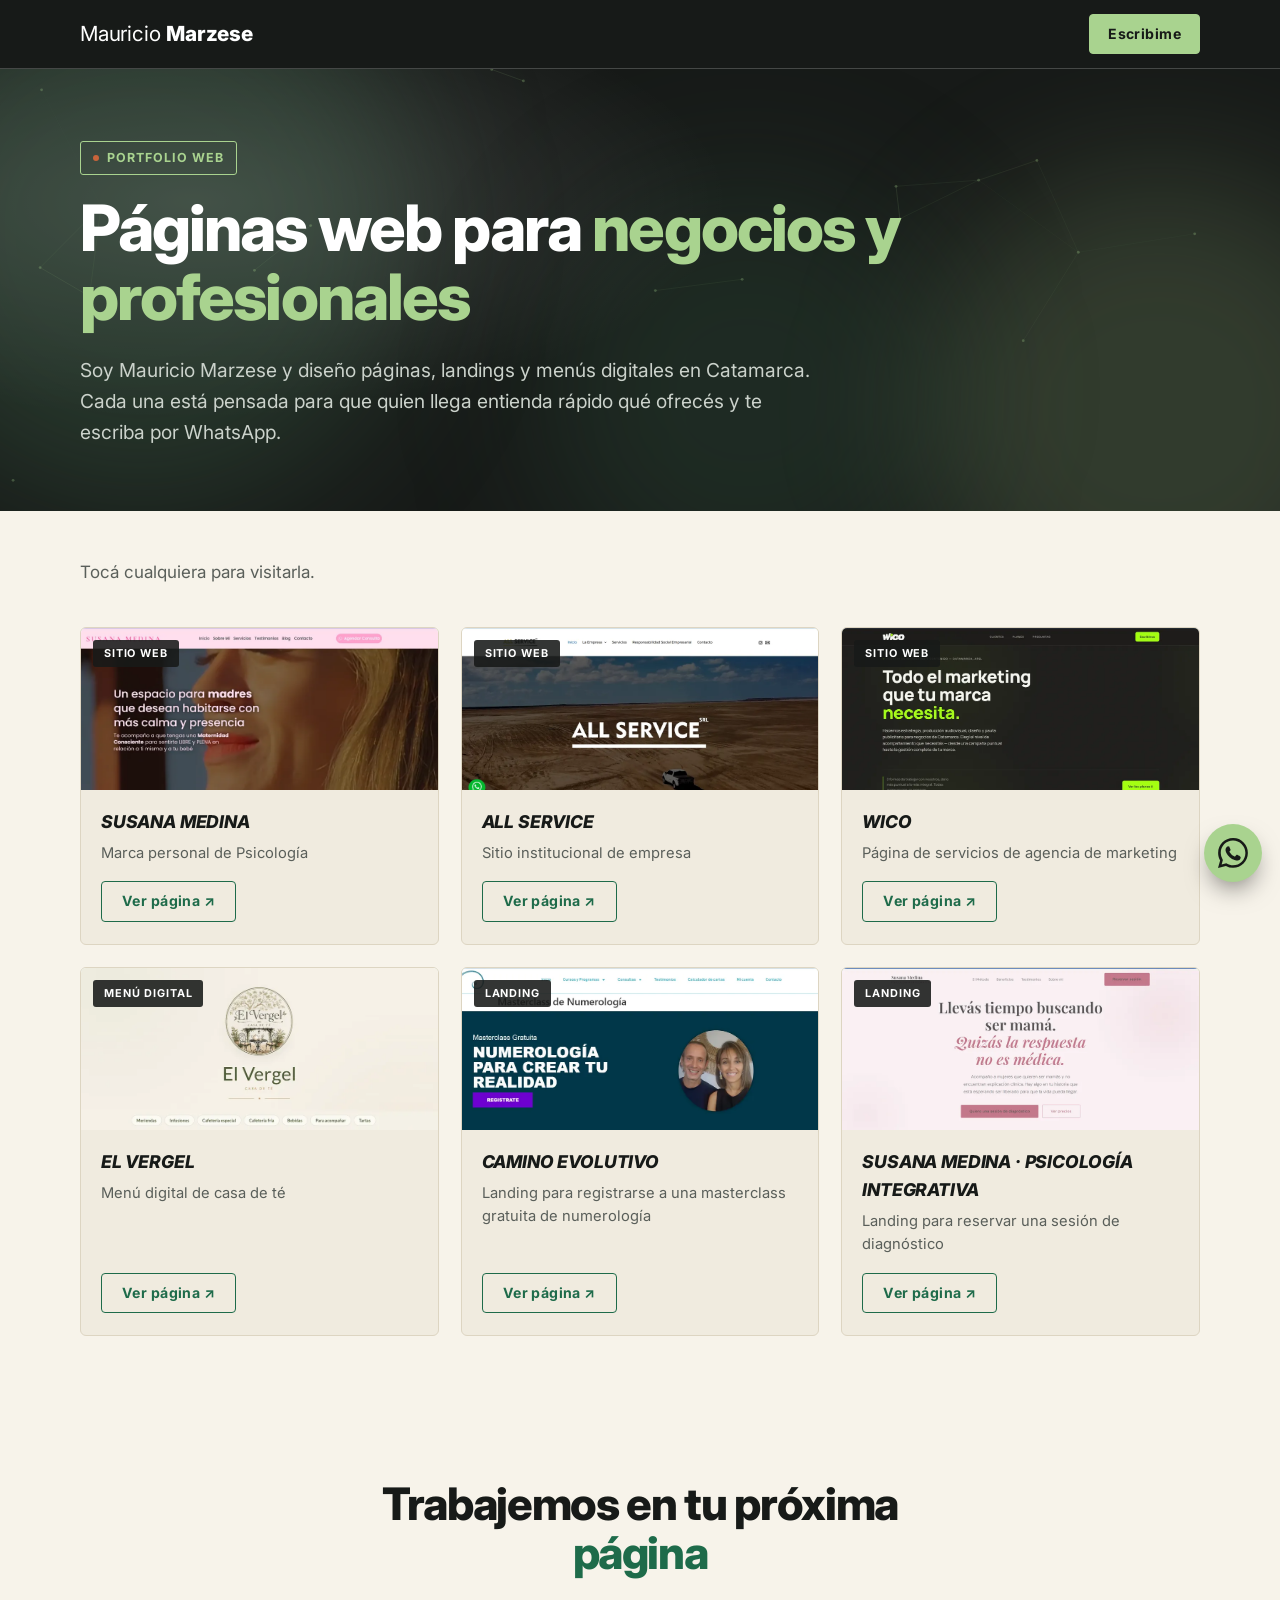
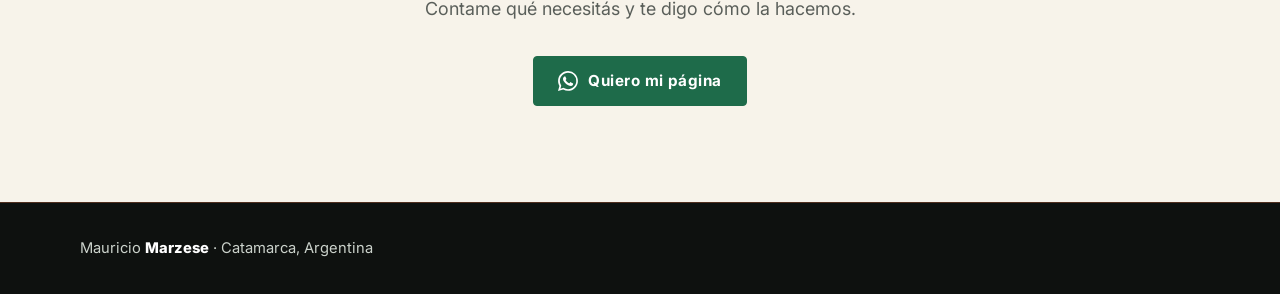
<file: portfolio-web/index.html>
<!DOCTYPE html>
<html lang="es-AR">
<head>
<!-- Google Tag Manager -->
<script>(function(w,d,s,l,i){w[l]=w[l]||[];w[l].push({'gtm.start':new Date().getTime(),event:'gtm.js'});var f=d.getElementsByTagName(s)[0],j=d.createElement(s),dl=l!='dataLayer'?'&l='+l:'';j.async=true;j.src='https://www.googletagmanager.com/gtm.js?id='+i+dl;f.parentNode.insertBefore(j,f);})(window,document,'script','dataLayer','GTM-57M53XH4');</script>
<!-- End Google Tag Manager -->
<!-- Google Analytics (GA4) -->
<script async src="https://www.googletagmanager.com/gtag/js?id=G-WBBMSXLTTG"></script>
<script>window.dataLayer=window.dataLayer||[];function gtag(){dataLayer.push(arguments);}gtag('js',new Date());gtag('config','G-WBBMSXLTTG');</script>
<!-- End Google Analytics -->
<meta charset="utf-8">
<meta name="viewport" content="width=device-width, initial-scale=1, viewport-fit=cover">
<meta name="color-scheme" content="light">
<meta name="theme-color" content="#171A18">
<title>Portfolio web | Mauricio Marzese</title>
<meta name="description" content="Páginas web, landings y menús digitales diseñados para negocios y profesionales.">
<link rel="icon" type="image/svg+xml" href="/favicon.svg">
<meta name="robots" content="noindex, nofollow">
<link rel="canonical" href="https://mauriciomarzese.com/portfolio-web/">
<meta property="og:type" content="website">
<meta property="og:locale" content="es_AR">
<meta property="og:site_name" content="Mauricio Marzese">
<meta property="og:title" content="Portfolio web | Mauricio Marzese">
<meta property="og:description" content="Páginas web, landings y menús digitales diseñados para negocios y profesionales.">
<meta property="og:url" content="https://mauriciomarzese.com/portfolio-web/">
<link rel="preconnect" href="https://fonts.googleapis.com">
<link rel="preconnect" href="https://fonts.gstatic.com" crossorigin>
<link href="https://fonts.googleapis.com/css2?family=Inter:ital,wght@0,400;0,500;0,600;0,700;0,800;1,700;1,800&display=swap" rel="stylesheet">
<link rel="stylesheet" href="/styles.css">
</head>
<body>
<!-- Google Tag Manager (noscript) -->
<noscript><iframe src="https://www.googletagmanager.com/ns.html?id=GTM-57M53XH4" height="0" width="0" style="display:none;visibility:hidden"></iframe></noscript>
<!-- End Google Tag Manager (noscript) -->

<svg width="0" height="0" style="position:absolute" aria-hidden="true">
  <symbol id="wa" viewBox="0 0 24 24"><path d="M20.5 3.5A11.8 11.8 0 0 0 12 0C5.4 0 .1 5.3.1 11.9c0 2.1.6 4.2 1.6 6L0 24l6.3-1.7a11.9 11.9 0 0 0 5.7 1.5c6.6 0 11.9-5.3 11.9-11.9 0-3.2-1.2-6.2-3.4-8.4ZM12 21.8c-1.8 0-3.5-.5-5-1.4l-.4-.2-3.7 1 1-3.6-.2-.4a9.9 9.9 0 0 1-1.5-5.3C2.2 6.4 6.6 2 12 2c2.6 0 5.1 1 7 2.9a9.8 9.8 0 0 1 2.9 7c0 5.4-4.4 9.9-9.9 9.9Zm5.4-7.4c-.3-.1-1.8-.9-2-1-.3-.1-.5-.1-.7.1l-.9 1.1c-.2.2-.3.2-.6.1a8 8 0 0 1-4-3.5c-.3-.5.3-.5.8-1.5.1-.2 0-.4 0-.5l-.9-2.1c-.2-.5-.4-.4-.7-.4h-.6c-.2 0-.5.1-.8.4-.3.3-1 1-1 2.5s1.1 2.9 1.2 3.1c.1.2 2.1 3.2 5.1 4.5 1.9.8 2.6.9 3.6.7.6-.1 1.8-.7 2-1.4.3-.7.3-1.3.2-1.4-.1-.1-.3-.2-.6-.3Z"/></symbol>
</svg>

<header class="top">
  <div class="wrap nav">
    <span class="brand">Mauricio <b>Marzese</b></span>
    <a class="btn green sm wa" data-msg="Hola Mauricio, vi tu portfolio y quiero que trabajemos en mi próximo proyecto.">Escribime</a>
  </div>
</header>

<main>

<section class="hero s-blue ph">
  <div class="fx" aria-hidden="true"><i></i><i></i><i></i></div>
  <div class="wrap">
    <span class="pill">Portfolio web</span>
    <h1>Páginas web para <span class="hl">negocios y profesionales</span></h1>
    <p class="sub">Soy Mauricio Marzese y diseño páginas, landings y menús digitales en Catamarca. Cada una está pensada para que quien llega entienda rápido qué ofrecés y te escriba por WhatsApp.</p>
  </div>
</section>

<section class="s-white">
  <div class="wrap">
    <p class="vnote">Tocá cualquiera para visitarla.</p>
    <div class="webs">
      <article class="web">
        <a class="web-shot" data-name="Susana Medina" href="https://susanamedina.com.ar" target="_blank" rel="noopener" aria-label="Ver Susana Medina"><span class="web-tag">Sitio web</span><img src="/img/susimedinaweb.webp" alt="Captura de Susana Medina" loading="lazy" width="1000" height="455" onerror="this.parentNode.classList.add('noimg')"></a>
        <div class="txt"><h3>Susana Medina</h3><p>Marca personal de Psicología</p><a class="btn ghost" href="https://susanamedina.com.ar" target="_blank" rel="noopener">Ver página &#8599;</a></div>
      </article><article class="web">
        <a class="web-shot" data-name="All Service" href="https://allservice.ar" target="_blank" rel="noopener" aria-label="Ver All Service"><span class="web-tag">Sitio web</span><img src="/img/allserviceweb.webp" alt="Captura de All Service" loading="lazy" width="1000" height="455" onerror="this.parentNode.classList.add('noimg')"></a>
        <div class="txt"><h3>All Service</h3><p>Sitio institucional de empresa</p><a class="btn ghost" href="https://allservice.ar" target="_blank" rel="noopener">Ver página &#8599;</a></div>
      </article><article class="web">
        <a class="web-shot" data-name="WICO" href="https://servicioswico.netlify.app" target="_blank" rel="noopener" aria-label="Ver WICO"><span class="web-tag">Sitio web</span><img src="/img/wicoweb.webp" alt="Captura de WICO" loading="lazy" width="1000" height="455" onerror="this.parentNode.classList.add('noimg')"></a>
        <div class="txt"><h3>WICO</h3><p>Página de servicios de agencia de marketing</p><a class="btn ghost" href="https://servicioswico.netlify.app" target="_blank" rel="noopener">Ver página &#8599;</a></div>
      </article><article class="web">
        <a class="web-shot" data-name="El Vergel" href="https://menuelvergel.netlify.app/" target="_blank" rel="noopener" aria-label="Ver El Vergel"><span class="web-tag">Menú digital</span><img src="/img/vergelweb.webp" alt="Captura de El Vergel" loading="lazy" width="1000" height="455" onerror="this.parentNode.classList.add('noimg')"></a>
        <div class="txt"><h3>El Vergel</h3><p>Menú digital de casa de té</p><a class="btn ghost" href="https://menuelvergel.netlify.app/" target="_blank" rel="noopener">Ver página &#8599;</a></div>
      </article><article class="web">
        <a class="web-shot" data-name="Camino Evolutivo" href="https://caminoevolutivo.com/masterclass-gratuita" target="_blank" rel="noopener" aria-label="Ver Camino Evolutivo"><span class="web-tag">Landing</span><img src="/img/caminoweb.webp" alt="Captura de Camino Evolutivo" loading="lazy" width="1000" height="455" onerror="this.parentNode.classList.add('noimg')"></a>
        <div class="txt"><h3>Camino Evolutivo</h3><p>Landing para registrarse a una masterclass gratuita de numerología</p><a class="btn ghost" href="https://caminoevolutivo.com/masterclass-gratuita" target="_blank" rel="noopener">Ver página &#8599;</a></div>
      </article><article class="web">
        <a class="web-shot" data-name="Susana Medina · Psicología integrativa" href="https://susanamedina.com.ar/consulta/" target="_blank" rel="noopener" aria-label="Ver Susana Medina · Psicología integrativa"><span class="web-tag">Landing</span><img src="/img/susiconsultaweb.webp" alt="Captura de Susana Medina · Psicología integrativa" loading="lazy" width="1000" height="455" onerror="this.parentNode.classList.add('noimg')"></a>
        <div class="txt"><h3>Susana Medina · Psicología integrativa</h3><p>Landing para reservar una sesión de diagnóstico</p><a class="btn ghost" href="https://susanamedina.com.ar/consulta/" target="_blank" rel="noopener">Ver página &#8599;</a></div>
      </article>
    </div>
  </div>
</section>

<section class="final s-white">
  <div class="wrap">
    <h2>Trabajemos en tu próxima <span class="hl">página</span></h2>
    <p>Contame qué necesitás y te digo cómo la hacemos.</p>
    <a class="btn main wa" data-msg="Hola Mauricio, vi tu portfolio web y quiero que trabajemos en mi próxima página."><svg viewBox="0 0 24 24" aria-hidden="true"><use href="#wa"/></svg>Quiero mi página</a>
  </div>
</section>

</main>

<footer>
  <div class="wrap">
    <span>Mauricio <b>Marzese</b> · Catamarca, Argentina</span>
  </div>
</footer>

<a class="fab wa" data-msg="Hola Mauricio, vi tu página y me gustaría tener una charla previa para ver si podés ayudarme con mi negocio." aria-label="Escribime por WhatsApp"><svg viewBox="0 0 24 24" aria-hidden="true"><use href="#wa"/></svg></a>

<script src="/script.js"></script>

</body>
</html>
</file>
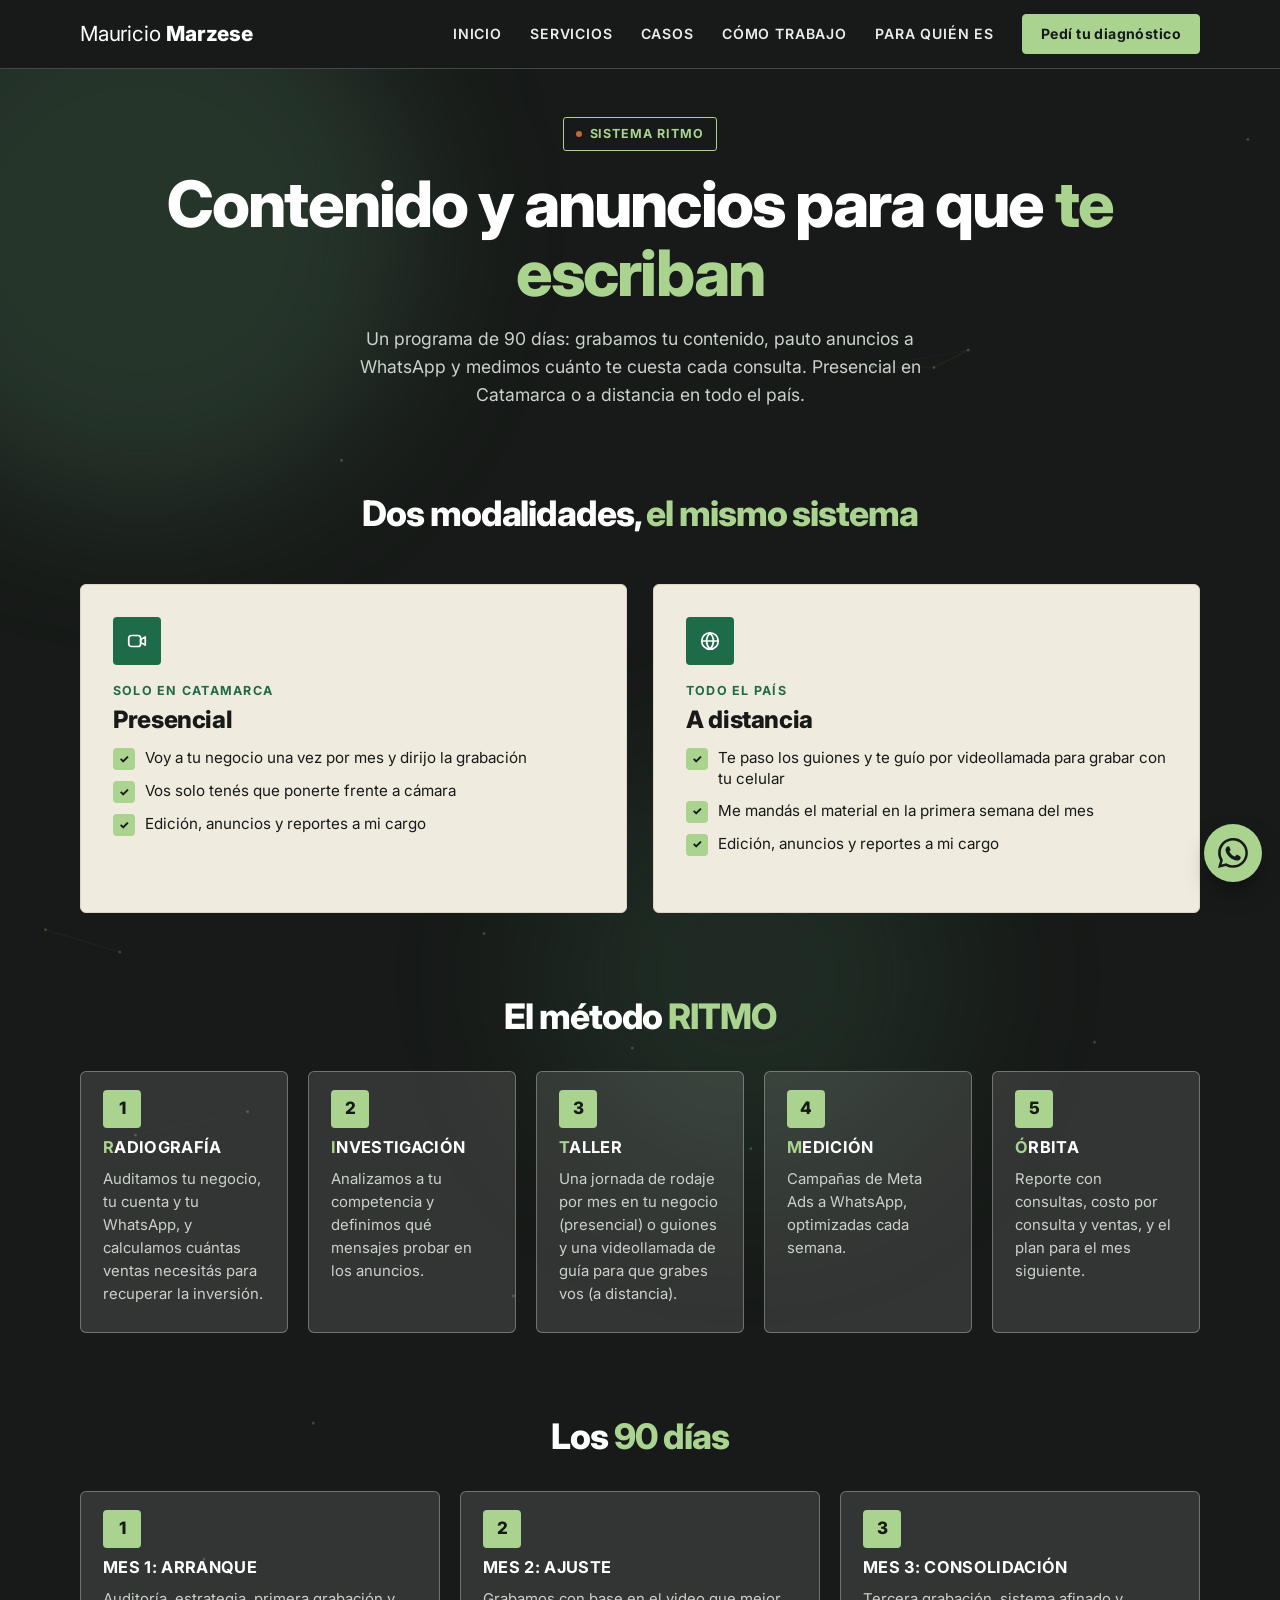
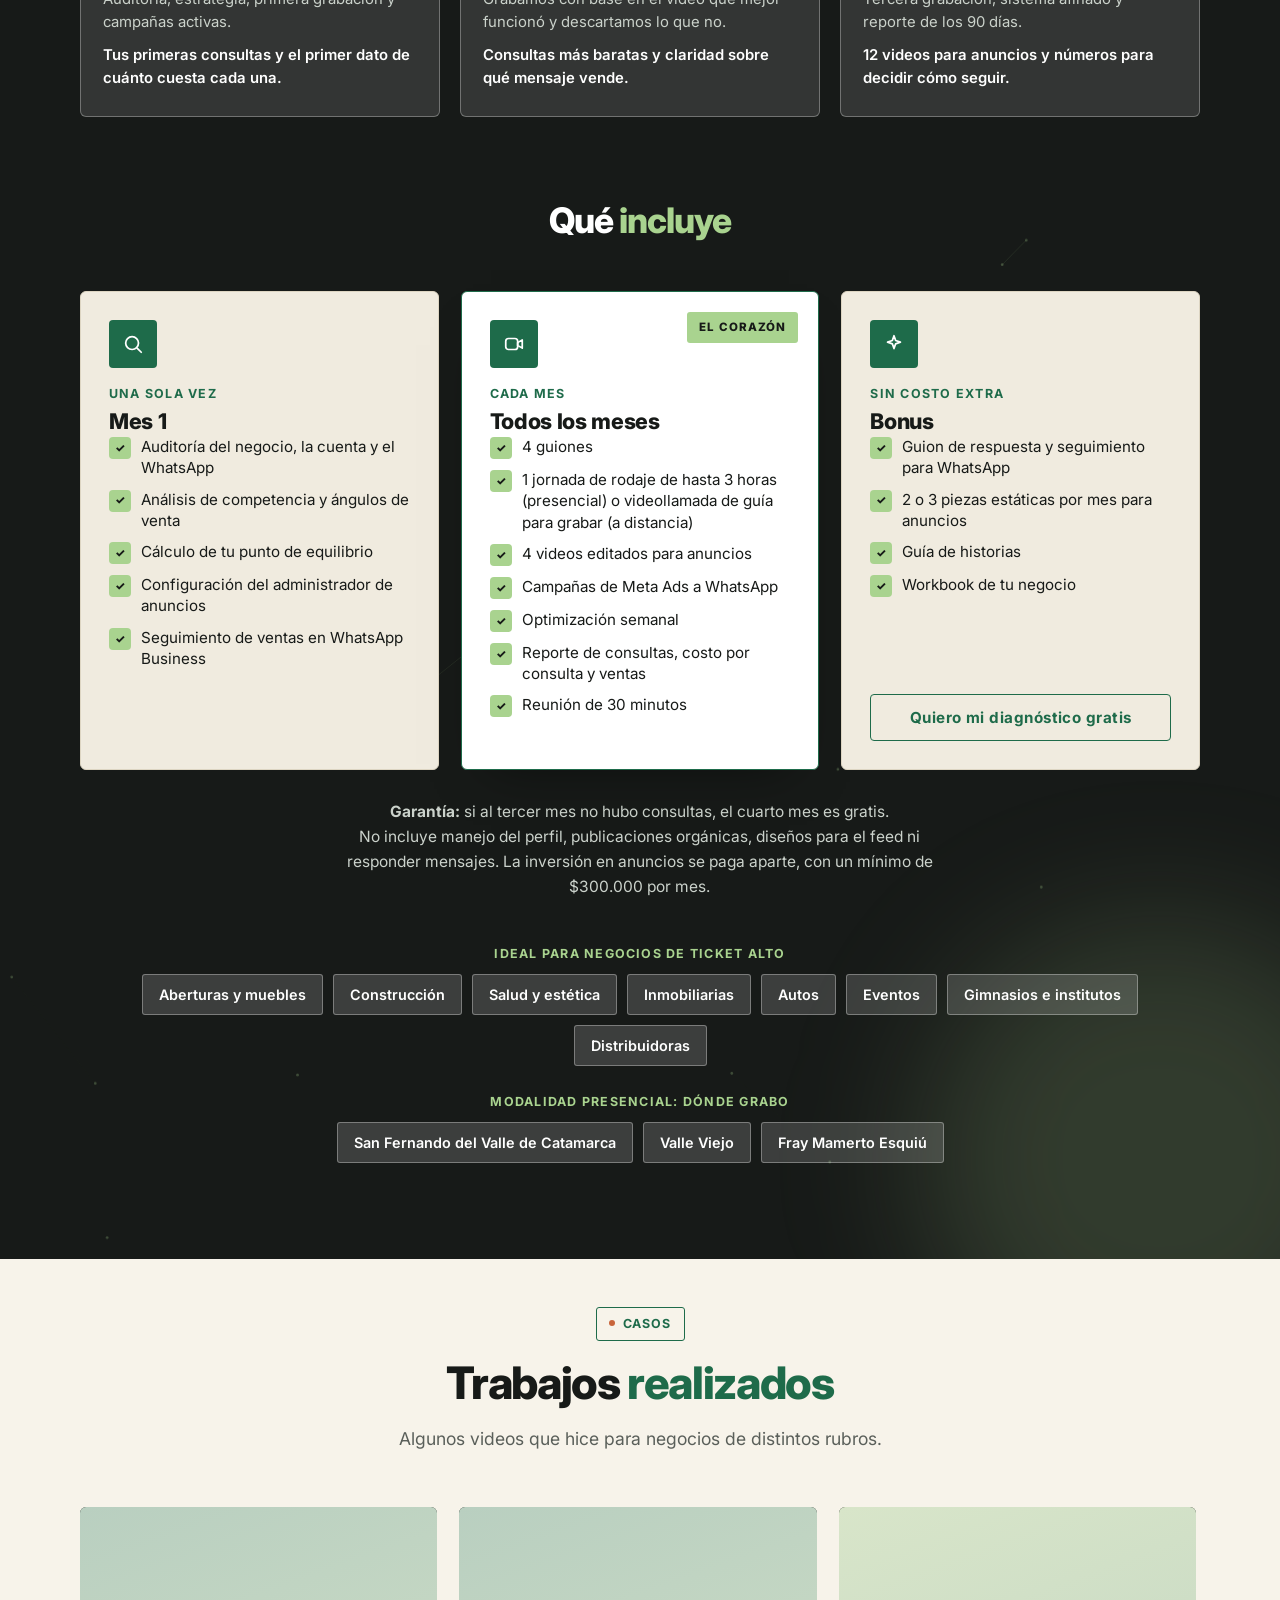
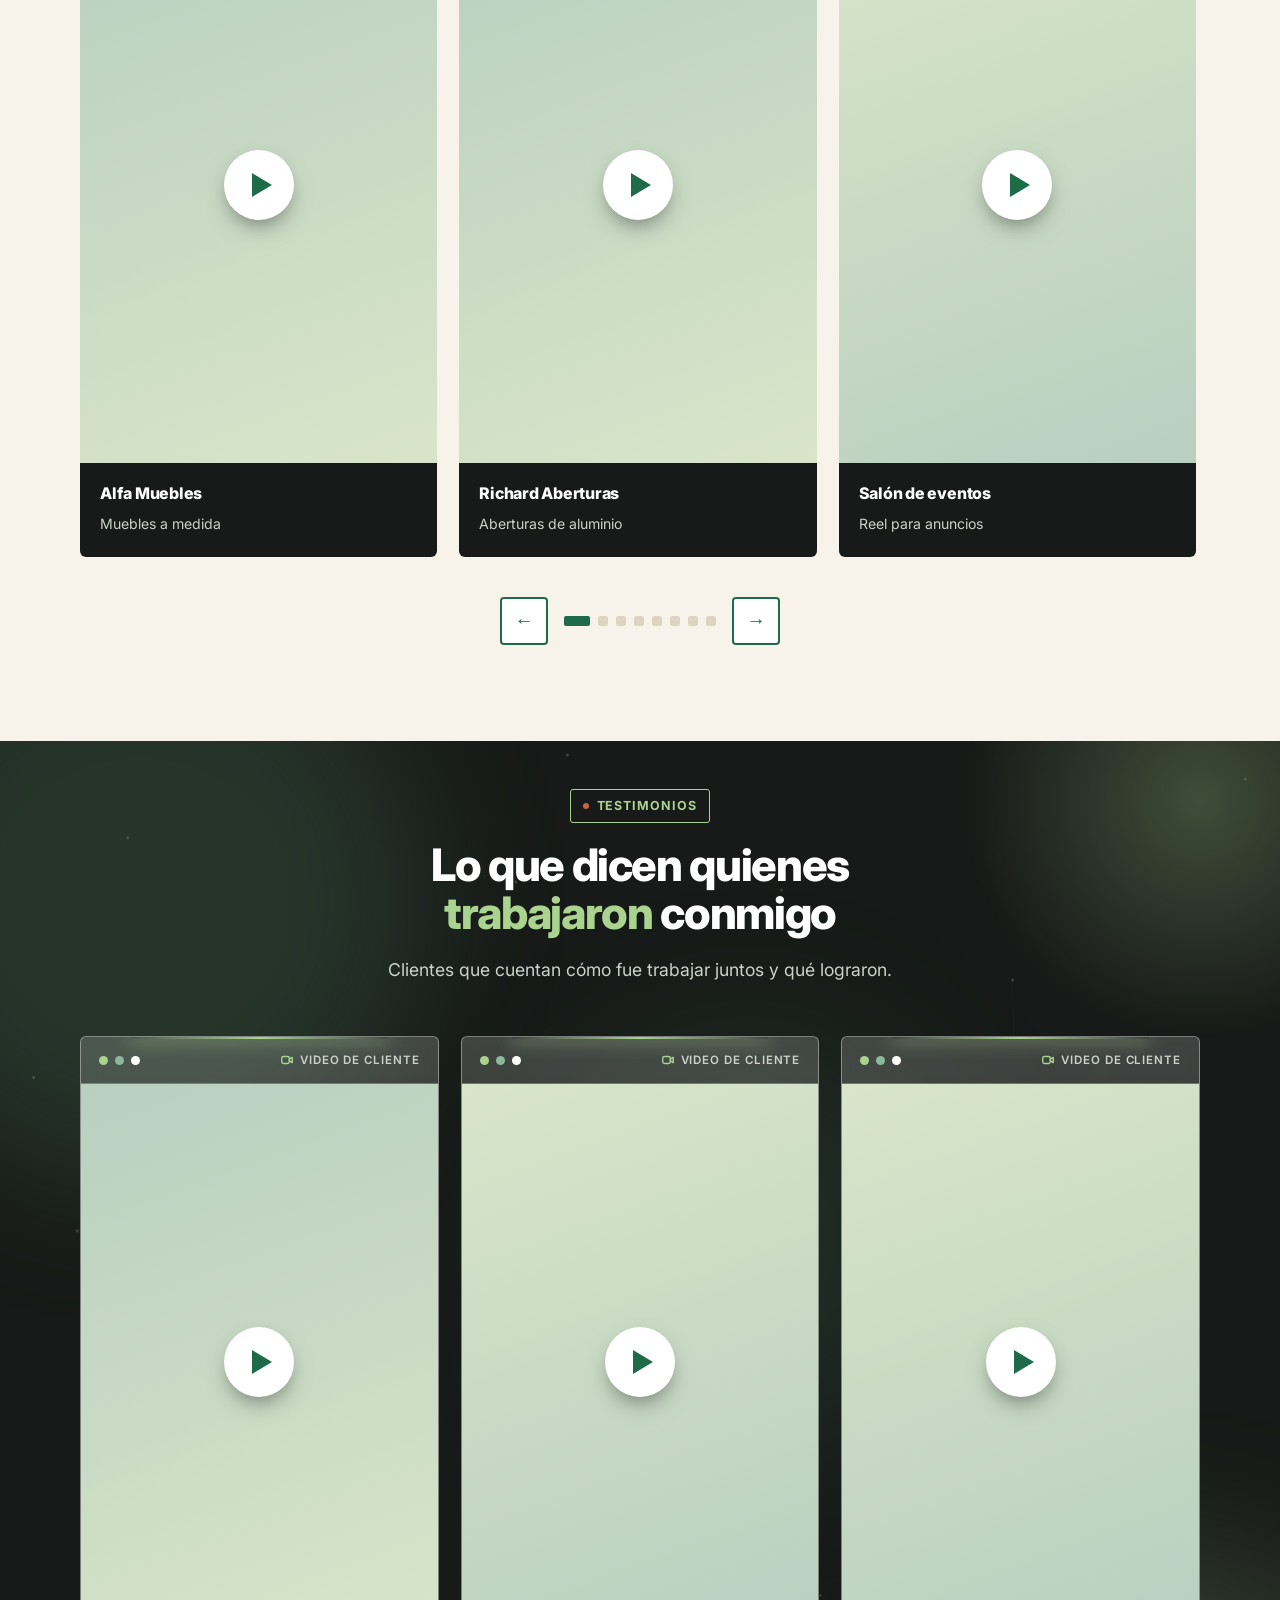
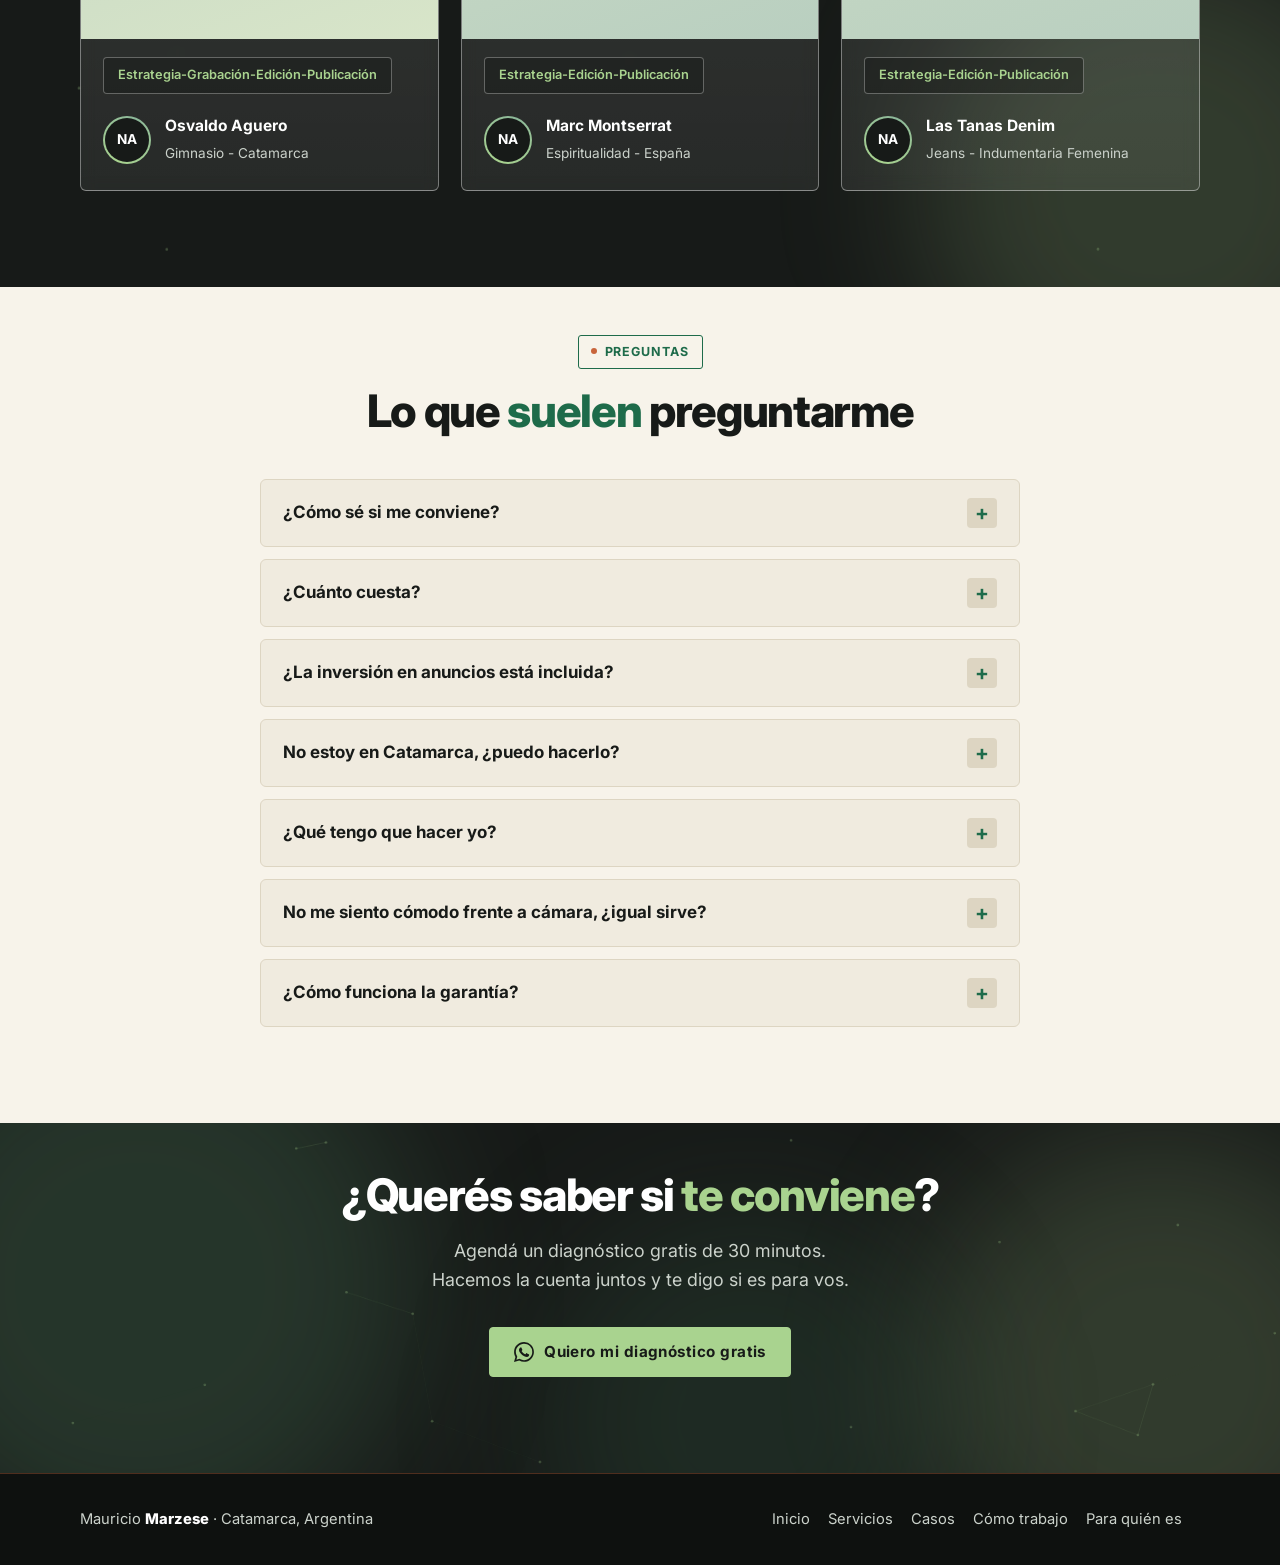
<file: publicidad-digital/index.html>
<!DOCTYPE html>
<html lang="es-AR">
<head>
<!-- Google Tag Manager -->
<script>(function(w,d,s,l,i){w[l]=w[l]||[];w[l].push({'gtm.start':new Date().getTime(),event:'gtm.js'});var f=d.getElementsByTagName(s)[0],j=d.createElement(s),dl=l!='dataLayer'?'&l='+l:'';j.async=true;j.src='https://www.googletagmanager.com/gtm.js?id='+i+dl;f.parentNode.insertBefore(j,f);})(window,document,'script','dataLayer','GTM-57M53XH4');</script>
<!-- End Google Tag Manager -->
<!-- Google Analytics (GA4) -->
<script async src="https://www.googletagmanager.com/gtag/js?id=G-WBBMSXLTTG"></script>
<script>window.dataLayer=window.dataLayer||[];function gtag(){dataLayer.push(arguments);}gtag('js',new Date());gtag('config','G-WBBMSXLTTG');</script>
<!-- End Google Analytics -->
<meta charset="utf-8">
<meta name="viewport" content="width=device-width, initial-scale=1, viewport-fit=cover">
<meta name="color-scheme" content="light">
<meta name="theme-color" content="#171A18">
<title>Sistema RITMO: contenido y anuncios a WhatsApp en Catamarca | Mauricio Marzese</title>
<meta name="description" content="Programa de 90 días: grabamos tu contenido, pauto anuncios en Meta Ads a WhatsApp y medimos cuánto te cuesta cada consulta. Presencial en Catamarca o a distancia.">
<link rel="icon" type="image/svg+xml" href="/favicon.svg">
<link rel="canonical" href="https://mauriciomarzese.com/publicidad-digital/">
<meta property="og:type" content="website">
<meta property="og:locale" content="es_AR">
<meta property="og:site_name" content="Mauricio Marzese">
<meta property="og:title" content="Sistema RITMO: contenido y anuncios a WhatsApp en Catamarca | Mauricio Marzese">
<meta property="og:description" content="Programa de 90 días: grabamos tu contenido, pauto anuncios en Meta Ads a WhatsApp y medimos cuánto te cuesta cada consulta. Presencial en Catamarca o a distancia.">
<meta property="og:url" content="https://mauriciomarzese.com/publicidad-digital/">
<link rel="preconnect" href="https://fonts.googleapis.com">
<link rel="preconnect" href="https://fonts.gstatic.com" crossorigin>
<link href="https://fonts.googleapis.com/css2?family=Inter:ital,wght@0,400;0,500;0,600;0,700;0,800;1,700;1,800&display=swap" rel="stylesheet">
<link rel="stylesheet" href="/styles.css">
</head>
<body>
<!-- Google Tag Manager (noscript) -->
<noscript><iframe src="https://www.googletagmanager.com/ns.html?id=GTM-57M53XH4" height="0" width="0" style="display:none;visibility:hidden"></iframe></noscript>
<!-- End Google Tag Manager (noscript) -->

<svg width="0" height="0" style="position:absolute" aria-hidden="true">
  <symbol id="wa" viewBox="0 0 24 24"><path d="M20.5 3.5A11.8 11.8 0 0 0 12 0C5.4 0 .1 5.3.1 11.9c0 2.1.6 4.2 1.6 6L0 24l6.3-1.7a11.9 11.9 0 0 0 5.7 1.5c6.6 0 11.9-5.3 11.9-11.9 0-3.2-1.2-6.2-3.4-8.4ZM12 21.8c-1.8 0-3.5-.5-5-1.4l-.4-.2-3.7 1 1-3.6-.2-.4a9.9 9.9 0 0 1-1.5-5.3C2.2 6.4 6.6 2 12 2c2.6 0 5.1 1 7 2.9a9.8 9.8 0 0 1 2.9 7c0 5.4-4.4 9.9-9.9 9.9Zm5.4-7.4c-.3-.1-1.8-.9-2-1-.3-.1-.5-.1-.7.1l-.9 1.1c-.2.2-.3.2-.6.1a8 8 0 0 1-4-3.5c-.3-.5.3-.5.8-1.5.1-.2 0-.4 0-.5l-.9-2.1c-.2-.5-.4-.4-.7-.4h-.6c-.2 0-.5.1-.8.4-.3.3-1 1-1 2.5s1.1 2.9 1.2 3.1c.1.2 2.1 3.2 5.1 4.5 1.9.8 2.6.9 3.6.7.6-.1 1.8-.7 2-1.4.3-.7.3-1.3.2-1.4-.1-.1-.3-.2-.6-.3Z"/></symbol>
</svg>

<header class="top">
  <div class="wrap nav">
    <a class="brand" href="/">Mauricio <b>Marzese</b></a>
    <button class="menu-toggle" type="button" id="menuToggle" aria-expanded="false" aria-controls="menu" aria-label="Abrir menú"><span></span><span></span><span></span></button>
    <div class="menu" id="menu">
      <div class="menu-inner">
        <ul class="links"><li><a href="/">Inicio</a></li><li><a href="/#servicios">Servicios</a></li><li><a href="/#casos">Casos</a></li><li><a href="/#como-trabajo">Cómo trabajo</a></li><li><a href="/#para-quien">Para quién es</a></li></ul>
        <a class="btn green sm wa" data-msg="Hola Mauricio, vi tu página y quiero pedir el diagnóstico breve de mi negocio.">Pedí tu diagnóstico</a>
      </div>
    </div>
  </div>
</header>

<main>

<section class="s-blue" id="servicios">
  <div class="fx" aria-hidden="true"><i></i><i></i><i></i></div>
  <div class="wrap">
    <div class="center-head">
      <span class="pill">Sistema RITMO</span>
      <h1>Contenido y anuncios para que <span class="hl">te escriban</span></h1>
      <p class="sub">Un programa de 90 días: grabamos tu contenido, pauto anuncios a WhatsApp y medimos cuánto te cuesta cada consulta. Presencial en Catamarca o a distancia en todo el país.</p>
    </div>

    <h2 class="proc-title">Dos modalidades, <span class="hl">el mismo sistema</span></h2>
    <div class="plans">
      <article class="plan">
        <div class="ic"><svg viewBox="0 0 24 24" aria-hidden="true"><rect x="3" y="6" width="13" height="12" rx="3"/><path d="M16 10.5l5-3v9l-5-3z"/></svg></div>
        <div class="mod">Solo en Catamarca</div>
        <h3>Presencial</h3>
        <ul class="inc">
          <li><span class="ck">✓</span>Voy a tu negocio una vez por mes y dirijo la grabación</li>
          <li><span class="ck">✓</span>Vos solo tenés que ponerte frente a cámara</li>
          <li><span class="ck">✓</span>Edición, anuncios y reportes a mi cargo</li>
        </ul>
      </article>
      <article class="plan">
        <div class="ic"><svg viewBox="0 0 24 24" aria-hidden="true"><circle cx="12" cy="12" r="9"/><path d="M3 12h18M12 3c2.5 2.7 3.8 5.7 3.8 9s-1.3 6.3-3.8 9c-2.5-2.7-3.8-5.7-3.8-9S9.5 5.7 12 3z"/></svg></div>
        <div class="mod">Todo el país</div>
        <h3>A distancia</h3>
        <ul class="inc">
          <li><span class="ck">✓</span>Te paso los guiones y te guío por videollamada para grabar con tu celular</li>
          <li><span class="ck">✓</span>Me mandás el material en la primera semana del mes</li>
          <li><span class="ck">✓</span>Edición, anuncios y reportes a mi cargo</li>
        </ul>
      </article>
    </div>

    <h2 class="proc-title">El método <span class="hl">RITMO</span></h2>
    <ol class="steps five">
      <li><h3><span class="letter">R</span>adiografía</h3><p>Auditamos tu negocio, tu cuenta y tu WhatsApp, y calculamos cuántas ventas necesitás para recuperar la inversión.</p></li>
      <li><h3><span class="letter">I</span>nvestigación</h3><p>Analizamos a tu competencia y definimos qué mensajes probar en los anuncios.</p></li>
      <li><h3><span class="letter">T</span>aller</h3><p>Una jornada de rodaje por mes en tu negocio (presencial) o guiones y una videollamada de guía para que grabes vos (a distancia).</p></li>
      <li><h3><span class="letter">M</span>edición</h3><p>Campañas de Meta Ads a WhatsApp, optimizadas cada semana.</p></li>
      <li><h3><span class="letter">Ó</span>rbita</h3><p>Reporte con consultas, costo por consulta y ventas, y el plan para el mes siguiente.</p></li>
    </ol>

    <h2 class="proc-title">Los <span class="hl">90 días</span></h2>
    <ol class="steps three">
      <li><h3>Mes 1: Arranque</h3><p>Auditoría, estrategia, primera grabación y campañas activas.</p><p class="take">Tus primeras consultas y el primer dato de cuánto cuesta cada una.</p></li>
      <li><h3>Mes 2: Ajuste</h3><p>Grabamos con base en el video que mejor funcionó y descartamos lo que no.</p><p class="take">Consultas más baratas y claridad sobre qué mensaje vende.</p></li>
      <li><h3>Mes 3: Consolidación</h3><p>Tercera grabación, sistema afinado y reporte de los 90 días.</p><p class="take">12 videos para anuncios y números para decidir cómo seguir.</p></li>
    </ol>

    <h2 class="proc-title">Qué <span class="hl">incluye</span></h2>
    <div class="plans3">

      <article class="plan">
        <div class="ic"><svg viewBox="0 0 24 24" aria-hidden="true"><circle cx="11" cy="11" r="7"/><path d="M21 21l-4.3-4.3"/></svg></div>
        <div class="mod">Una sola vez</div>
        <h3>Mes 1</h3>
        <ul class="inc">
          <li><span class="ck">✓</span>Auditoría del negocio, la cuenta y el WhatsApp</li>
          <li><span class="ck">✓</span>Análisis de competencia y ángulos de venta</li>
          <li><span class="ck">✓</span>Cálculo de tu punto de equilibrio</li>
          <li><span class="ck">✓</span>Configuración del administrador de anuncios</li>
          <li><span class="ck">✓</span>Seguimiento de ventas en WhatsApp Business</li>
        </ul>
      </article>

      <article class="plan star">
        <span class="badge">El corazón</span>
        <div class="ic"><svg viewBox="0 0 24 24" aria-hidden="true"><rect x="3" y="6" width="13" height="12" rx="3"/><path d="M16 10.5l5-3v9l-5-3z"/></svg></div>
        <div class="mod">Cada mes</div>
        <h3>Todos los meses</h3>
        <ul class="inc">
          <li><span class="ck">✓</span>4 guiones</li>
          <li><span class="ck">✓</span>1 jornada de rodaje de hasta 3 horas (presencial) o videollamada de guía para grabar (a distancia)</li>
          <li><span class="ck">✓</span>4 videos editados para anuncios</li>
          <li><span class="ck">✓</span>Campañas de Meta Ads a WhatsApp</li>
          <li><span class="ck">✓</span>Optimización semanal</li>
          <li><span class="ck">✓</span>Reporte de consultas, costo por consulta y ventas</li>
          <li><span class="ck">✓</span>Reunión de 30 minutos</li>
        </ul>
      </article>

      <article class="plan">
        <div class="ic"><svg viewBox="0 0 24 24" aria-hidden="true"><path d="M12 3l1.8 5.2L19 10l-5.2 1.8L12 17l-1.8-5.2L5 10l5.2-1.8z"/></svg></div>
        <div class="mod">Sin costo extra</div>
        <h3>Bonus</h3>
        <ul class="inc">
          <li><span class="ck">✓</span>Guion de respuesta y seguimiento para WhatsApp</li>
          <li><span class="ck">✓</span>2 o 3 piezas estáticas por mes para anuncios</li>
          <li><span class="ck">✓</span>Guía de historias</li>
          <li><span class="ck">✓</span>Workbook de tu negocio</li>
        </ul>
        <a class="btn main block wa" data-msg="Hola Mauricio, quiero agendar el diagnóstico gratis para el Sistema RITMO.">Quiero mi diagnóstico gratis</a>
      </article>

    </div>

    <p class="srv-note"><strong>Garantía:</strong> si al tercer mes no hubo consultas, el cuarto mes es gratis.<br>No incluye manejo del perfil, publicaciones orgánicas, diseños para el feed ni responder mensajes. La inversión en anuncios se paga aparte, con un mínimo de $300.000 por mes.</p>

    <div class="zones" style="text-align:center;margin-top:44px">
      <h4>Ideal para negocios de ticket alto</h4>
      <div class="chips" style="justify-content:center"><span>Aberturas y muebles</span><span>Construcción</span><span>Salud y estética</span><span>Inmobiliarias</span><span>Autos</span><span>Eventos</span><span>Gimnasios e institutos</span><span>Distribuidoras</span></div>
    </div>
    <div class="zones" style="text-align:center;margin-top:26px">
      <h4>Modalidad presencial: dónde grabo</h4>
      <div class="chips" style="justify-content:center"><span>San Fernando del Valle de Catamarca</span><span>Valle Viejo</span><span>Fray Mamerto Esquiú</span></div>
    </div>
  </div>
</section>

<section class="s-white" id="casos">
  <div class="wrap">
    <div class="center-head">
      <span class="pill">Casos</span>
      <h2>Trabajos <span class="hl">realizados</span></h2>
      <p class="sub">Algunos videos que hice para negocios de distintos rubros.</p>
    </div>
    <!-- IDEAL: en cada caso, sumar una línea con el resultado real (consultas, costo por consulta, ventas). Ej: <p>Muebles a medida · 40 consultas en el primer mes</p> -->
    <div class="track" id="track" tabindex="0" aria-label="Carrusel de trabajos realizados">
      <article class="work"><div class="reel vid" style="--a:115deg"><video playsinline preload="metadata" src="https://videos.mauriciomarzese.com/Alfamuebles.mp4#t=0.1"></video><i></i></div><div class="txt"><h3>Alfa Muebles</h3><p>Muebles a medida</p></div></article>
      <article class="work"><div class="reel vid" style="--a:115deg"><video playsinline preload="metadata" src="https://videos.mauriciomarzese.com/Richardaberturas.mp4#t=0.1"></video><i></i></div><div class="txt"><h3>Richard Aberturas</h3><p>Aberturas de aluminio</p></div></article>
      <article class="work"><div class="reel vid" style="--a:75deg;--c1:#D8E5C9;--c2:#B9CFC0"><video playsinline preload="metadata" src="https://videos.mauriciomarzese.com/Elvergel.mp4#t=0.1"></video><i></i></div><div class="txt"><h3>Salón de eventos</h3><p>Reel para anuncios</p></div></article>
      <article class="work"><div class="reel vid" style="--a:145deg"><video playsinline preload="metadata" src="https://videos.mauriciomarzese.com/Gulf.mp4#t=0.1"></video><i></i></div><div class="txt"><h3>Gulf Catamarca</h3><p>Distribuidor oficial de aceites Gulf</p></div></article>
      <article class="work"><div class="reel vid" style="--a:95deg;--c1:#D8E5C9;--c2:#B9CFC0"><video playsinline preload="metadata" src="https://videos.mauriciomarzese.com/Ici.mp4#t=0.1"></video><i></i></div><div class="txt"><h3>ICI</h3><p>Instituto de Cardiología Intervencionista</p></div></article>
      <article class="work"><div class="reel vid" style="--a:130deg"><video playsinline preload="metadata" src="https://videos.mauriciomarzese.com/Mceventos.mp4#t=0.1"></video><i></i></div><div class="txt"><h3>MC Eventos</h3><p>Reel para anuncios de Catering</p></div></article>
      <article class="work"><div class="reel vid" style="--a:60deg;--c1:#D8E5C9;--c2:#B9CFC0"><video playsinline preload="metadata" src="https://videos.mauriciomarzese.com/Susanamedina.mp4#t=0.1"></video><i></i></div><div class="txt"><h3>Susana Medina</h3><p>Marca personal de Psicología</p></div></article>
      <article class="work"><div class="reel vid" style="--a:60deg;--c1:#D8E5C9;--c2:#B9CFC0"><video playsinline preload="metadata" src="https://videos.mauriciomarzese.com/Mauricio.mp4#t=0.1"></video><i></i></div><div class="txt"><h3>Mauricio Marzese</h3><p>Marca personal de Marketing</p></div></article>

    </div>
    <div class="carousel-ctrl">
      <button type="button" class="arrow" id="prev" aria-label="Trabajo anterior">&#8592;</button>
      <div class="dots" id="dots"></div>
      <button type="button" class="arrow" id="next" aria-label="Trabajo siguiente">&#8594;</button>
    </div>
  </div>
</section>

<section class="testi s-blue" id="testimonios">
  <div class="fx" aria-hidden="true"><i></i><i></i><i></i></div>
  <div class="wrap">
    <div class="center-head">
      <span class="pill">Testimonios</span>
      <h2>Lo que dicen quienes <br><span class="hl">trabajaron</span> conmigo</h2>
      <p class="sub">Clientes que cuentan cómo fue trabajar juntos y qué lograron.</p>
    </div>
    <!-- IDEAL: reemplazar el texto de .tmetric por un resultado real con número (ej: "+35 consultas por mes"). -->
    <div class="tgrid">
      <article class="tcard">
        <div class="tbar"><i></i><i></i><i></i><span><svg viewBox="0 0 24 24" aria-hidden="true"><rect x="3" y="6" width="13" height="12" rx="3"/><path d="M16 10.5l5-3v9l-5-3z"/></svg>Video de cliente</span></div>
        <div class="reel vid" style="--a:115deg"><video playsinline preload="metadata" src="https://videos.mauriciomarzese.com/Testimonio1.mp4#t=0.1"></video><i></i></div>
        <div class="tmetric">Estrategia-Grabación-Edición-Publicación</div>
        <div class="tperson"><div class="avatar"><b>NA</b></div><div><strong>Osvaldo Aguero</strong><span>Gimnasio - Catamarca</span></div></div>
      </article>

      <article class="tcard">
        <div class="tbar"><i></i><i></i><i></i><span><svg viewBox="0 0 24 24" aria-hidden="true"><rect x="3" y="6" width="13" height="12" rx="3"/><path d="M16 10.5l5-3v9l-5-3z"/></svg>Video de cliente</span></div>
        <div class="reel vid" style="--a:75deg;--c1:#D8E5C9;--c2:#B9CFC0"><video playsinline preload="metadata" src="https://videos.mauriciomarzese.com/Testimonio2.mp4#t=0.1"></video><i></i></div>
        <div class="tmetric">Estrategia-Edición-Publicación</div>
        <div class="tperson"><div class="avatar"><b>NA</b></div><div><strong>Marc Montserrat</strong><span>Espiritualidad - España</span></div></div>
      </article>

      <article class="tcard">
        <div class="tbar"><i></i><i></i><i></i><span><svg viewBox="0 0 24 24" aria-hidden="true"><rect x="3" y="6" width="13" height="12" rx="3"/><path d="M16 10.5l5-3v9l-5-3z"/></svg>Video de cliente</span></div>
        <div class="reel vid" style="--a:75deg;--c1:#D8E5C9;--c2:#B9CFC0"><video playsinline preload="metadata" src="https://videos.mauriciomarzese.com/testimoniolastanas.mp4#t=0.1"></video><i></i></div>
        <div class="tmetric">Estrategia-Edición-Publicación</div>
        <div class="tperson"><div class="avatar"><b>NA</b></div><div><strong>Las Tanas Denim</strong><span>Jeans - Indumentaria Femenina</span></div></div>
      </article>
      
    </div>
  </div>
</section>

<section class="s-white" id="preguntas">
  <div class="wrap">
    <div class="center-head">
      <span class="pill">Preguntas</span>
      <h2>Lo que <span class="hl">suelen</span> preguntarme</h2>
    </div>
    <div class="faq">
      <details>
        <summary>¿Cómo sé si me conviene?</summary>
        <p>En el diagnóstico gratis calculamos tu punto de equilibrio: cuántas ventas extra por mes necesitás para recuperar lo que invertís. Si la cuenta no te da, te lo digo y te recomiendo la consultoría, que te sale mucho menos.</p>
      </details>
      <details>
        <summary>¿Cuánto cuesta?</summary>
        <p>Es un programa de 90 días con precio cerrado, distinto según la modalidad. Te lo paso en el diagnóstico gratis, junto con la cuenta de cuántas ventas necesitás para recuperarlo.</p>
      </details>
      <details>
        <summary>¿La inversión en anuncios está incluida?</summary>
        <p>No. Se paga aparte, con un mínimo de $300.000 por mes, y Meta la debita directo de tu tarjeta. La cuenta publicitaria queda a nombre de tu negocio.</p>
      </details>
      <details>
        <summary>No estoy en Catamarca, ¿puedo hacerlo?</summary>
        <p>Sí, con la modalidad a distancia. Te paso los guiones, te guío por videollamada para grabar con tu celular y yo me encargo de la edición, los anuncios y los reportes.</p>
      </details>
      <details>
        <summary>¿Qué tengo que hacer yo?</summary>
        <p>En la presencial, darme un día al mes para grabar. En la modalidad a distancia, grabar los guiones y mandarme el material en la primera semana del mes. En las dos: responder las consultas que lleguen y marcar en WhatsApp las que se convierten en venta, para que podamos medir resultados.</p>
      </details>
      <details>
        <summary>No me siento cómodo frente a cámara, ¿igual sirve?</summary>
        <p>Sí. Te escribo los guiones y te guío en cada toma, en persona o por videollamada. Si no querés salir vos, puede salir alguien de tu equipo.</p>
      </details>
      <details>
        <summary>¿Cómo funciona la garantía?</summary>
        <p>Trabajamos 3 meses y, si en ese tiempo no llegaron consultas a tu negocio, el cuarto mes del servicio va por mi cuenta. Para que valga, tenés que grabar en fecha (o mandar el material a tiempo, en la modalidad a distancia), mantener la inversión mínima en anuncios y responder las consultas que lleguen. Lo que gastás en anuncios no entra en el mes gratis.</p>
      </details>
    </div>
  </div>
</section>

<section class="final s-blue">
  <div class="fx" aria-hidden="true"><i></i><i></i><i></i></div>
  <div class="wrap">
    <h2>¿Querés saber si <span class="hl">te conviene</span>?</h2>
    <p style="color:#CBD2CB">Agendá un diagnóstico gratis de 30 minutos. <br>Hacemos la cuenta juntos y te digo si es para vos.</p>
    <a class="btn main wa" data-msg="Hola Mauricio, quiero agendar el diagnóstico gratis para el Sistema RITMO."><svg viewBox="0 0 24 24" aria-hidden="true"><use href="#wa"/></svg>Quiero mi diagnóstico gratis</a>
  </div>
</section>

</main>

<footer>
  <div class="wrap">
    <span>Mauricio <b>Marzese</b> · Catamarca, Argentina</span>
    <nav><a href="/">Inicio</a><a href="/#servicios">Servicios</a><a href="/#casos">Casos</a><a href="/#como-trabajo">Cómo trabajo</a><a href="/#para-quien">Para quién es</a></nav>
  </div>
</footer>

<a class="fab wa" data-msg="Hola Mauricio, vi tu página y me gustaría tener una charla previa para ver si podés ayudarme con mi negocio." aria-label="Escribime por WhatsApp"><svg viewBox="0 0 24 24" aria-hidden="true"><use href="#wa"/></svg></a>

<script src="/script.js"></script>
<script>
/* FAQ: apertura y cierre animados */
(function(){
  var reduce=window.matchMedia&&matchMedia('(prefers-reduced-motion: reduce)').matches;
  document.querySelectorAll('.faq details').forEach(function(d){
    var sm=d.querySelector('summary'),anim=null;
    sm.addEventListener('click',function(e){
      if(reduce)return;
      e.preventDefault();
      if(anim)anim.cancel();
      var start=d.offsetHeight,opening=!d.open;
      d.style.overflow='hidden';
      if(opening)d.open=true;
      var end=opening?d.offsetHeight:sm.offsetHeight+2;
      if(!opening){d.style.height=start+'px'}
      anim=d.animate({height:[start+'px',end+'px']},{duration:380,easing:'cubic-bezier(.4,0,.2,1)'});
      anim.onfinish=function(){
        if(!opening)d.open=false;
        d.style.height=d.style.overflow='';anim=null;
      };
      anim.oncancel=function(){d.style.height=d.style.overflow='';anim=null};
    });
  });
})();
</script>
</body>
</html>
</file>
<file: styles.css>
:root{
  --blue:#171A18;        /* fondo de secciones azules */
  --blue-deep:#1E6B4A;   /* acentos sobre blanco */
  --blue-soft:#F0EBDF;   /* fondo de tarjetas sobre blanco */
  --blue-line:#DDD5C2;
  --blue-pastel:#8DB89A; /* detalles pastel sobre azul */
  --green:#A9D38F;       /* verde salvia suave */
  --ink:#171A18;
  --muted-ink:#5A5F5A;
  --font:"Inter", system-ui, -apple-system, "Segoe UI", Arial, sans-serif;
  color-scheme:light;
  box-sizing:border-box;
}
*,*::before,*::after{box-sizing:inherit}
html{scroll-behavior:smooth;scroll-padding-top:90px;background:#fff;-webkit-text-size-adjust:100%;text-size-adjust:100%}
body{margin:0;font-family:var(--font);font-size:17px;line-height:1.6;color:var(--ink);background:#fff;-webkit-font-smoothing:antialiased;overflow-x:hidden}
img,video,svg{max-width:100%}
p{margin:0}
h1,h2,h3,h4{font-family:var(--font);margin:0;overflow-wrap:break-word}
h1,h2{font-weight:800;font-style:italic;text-transform:uppercase;letter-spacing:-.025em;line-height:1.04}
h1{font-size:clamp(2.1rem,7.2vw,4.4rem)}
h2{font-size:clamp(1.7rem,5.6vw,3.1rem)}
h3{font-weight:700;font-size:1.15rem;letter-spacing:-.01em}
.wrap{width:min(1120px,100% - 32px);margin-inline:auto}
section{padding:48px 0 96px}
:focus-visible{outline:3px solid #FFD84D;outline-offset:3px;border-radius:8px}

/* Secciones alternadas */
.s-blue{background:var(--blue);color:#fff;position:relative;overflow:hidden;isolation:isolate}
/* Movimiento de fondo en secciones azules */
.fx{position:absolute;inset:0;z-index:-1;pointer-events:none;overflow:hidden}
.fx i{position:absolute;border-radius:50%;filter:blur(70px);will-change:transform}
.fx i:nth-child(1){width:560px;height:560px;left:-140px;top:-120px;background:rgba(90,150,110,.22);animation:fxa 22s ease-in-out infinite alternate}
.fx i:nth-child(2){width:480px;height:480px;right:-120px;bottom:-140px;background:rgba(169,211,143,.18);animation:fxb 26s ease-in-out infinite alternate}
.fx i:nth-child(3){width:420px;height:420px;left:42%;top:25%;background:rgba(60,110,80,.2);animation:fxc 30s ease-in-out infinite alternate}
@keyframes fxa{to{transform:translate(38vw,22%) scale(1.15)}}
@keyframes fxb{to{transform:translate(-34vw,-26%) scale(1.2)}}
@keyframes fxc{to{transform:translate(-22vw,30%) scale(.85)}}
@media (max-width:700px){.fx i{filter:blur(50px)}.fx i:nth-child(1),.fx i:nth-child(2){width:340px;height:340px}.fx i:nth-child(3){width:280px;height:280px}}
@media (prefers-reduced-motion:reduce){.fx i{animation:none}}
.s-blue>.wrap{position:relative}
.s-white{background:#fff;color:var(--ink)}
.s-blue .sub{color:#CBD2CB}
.s-white .sub{color:var(--muted-ink)}
.sub{font-size:1.1rem;max-width:36em}

/* Resaltado del titular */
.hl{display:inline-block;padding:0 .16em;margin-inline:-.02em;max-width:100%}
.s-blue .hl{background:var(--green);color:var(--ink)}
.s-white .hl{background:var(--blue-deep);color:#fff}

/* Pastillas */
.pill{display:inline-block;font-size:.78rem;font-weight:700;letter-spacing:.08em;text-transform:uppercase;padding:6px 14px;border-radius:999px;margin-bottom:18px}
.s-blue .pill{background:var(--green);color:var(--ink)}
.s-white .pill{background:var(--blue-deep);color:#fff}

/* Botones */
.btn{display:inline-flex;align-items:center;justify-content:center;gap:10px;padding:15px 26px;border-radius:999px;font:700 .95rem/1.15 var(--font);letter-spacing:.02em;text-decoration:none;text-align:center;border:2px solid transparent;cursor:pointer;transition:transform .15s ease,box-shadow .15s ease}
.btn:hover{transform:translateY(-2px)}
.btn svg{width:20px;height:20px;fill:currentColor;flex:none}
.btn.sm{padding:12px 20px;font-size:.88rem}
.btn.block{width:100%}
.s-blue .btn.main,.btn.green{background:var(--green);color:var(--ink)}
.s-white .btn.main{background:var(--blue-deep);color:#fff}
.s-blue .btn.ghost{border-color:#fff;color:#fff;background:transparent}
.s-white .btn.ghost{border-color:var(--blue-deep);color:var(--blue-deep);background:transparent}
@media (hover:none){.btn:hover{transform:none}}

/* Header + menú */
header.top{position:sticky;top:0;z-index:40;background:var(--blue);color:#fff;border-bottom:1px solid rgba(255,255,255,.2);padding-top:env(safe-area-inset-top,0px)}
.nav{display:flex;align-items:center;justify-content:space-between;gap:20px;min-height:68px}
.brand{font-size:1.3rem;text-decoration:none;color:#fff;letter-spacing:-.01em;white-space:nowrap}
.brand b{font-weight:800}
.menu-toggle{display:none;flex:none;width:46px;height:46px;padding:0;border:1.5px solid rgba(255,255,255,.55);border-radius:12px;background:transparent;color:#fff;cursor:pointer;align-items:center;justify-content:center;flex-direction:column;gap:5px;-webkit-tap-highlight-color:transparent}
.menu-toggle span{display:block;width:20px;height:2px;background:currentColor;border-radius:2px;transition:transform .25s ease,opacity .2s ease}
.menu-toggle[aria-expanded="true"] span:nth-child(1){transform:translateY(7px) rotate(45deg)}
.menu-toggle[aria-expanded="true"] span:nth-child(2){opacity:0}
.menu-toggle[aria-expanded="true"] span:nth-child(3){transform:translateY(-7px) rotate(-45deg)}
.menu-inner{display:flex;align-items:center;gap:28px}
.links{display:flex;gap:28px;list-style:none;margin:0;padding:0}
.links a{color:#fff;text-decoration:none;font-weight:600;font-size:.88rem;letter-spacing:.06em;text-transform:uppercase;opacity:.92;white-space:nowrap}
.links a:hover{opacity:1;text-decoration:underline;text-underline-offset:6px}
.menu .btn{white-space:nowrap}
@media (max-width:1240px) and (min-width:1101px){
  .nav{gap:14px}
  .menu-inner,.links{gap:20px}
  .links a{font-size:.82rem;letter-spacing:.04em}
}

/* Acordeón del menú: tablet y celular */
@media (max-width:1100px){
  .nav{flex-wrap:wrap;row-gap:0;min-height:0;padding-block:9px}
  .menu-toggle{display:inline-flex}
  .menu{order:3;flex:0 0 100%;display:grid;grid-template-rows:0fr;transition:grid-template-rows .3s ease}
  .menu.open{grid-template-rows:1fr}
  .menu-inner{min-height:0;overflow:hidden;flex-direction:column;align-items:stretch;gap:0;visibility:hidden;transition:visibility 0s linear .3s}
  .menu.open .menu-inner{visibility:visible;transition-delay:0s;overflow-y:auto;max-height:calc(100vh - 80px);max-height:calc(100dvh - 80px)}
  .links{flex-direction:column;gap:0;width:100%}
  .links li{border-top:1px solid rgba(255,255,255,.2)}
  .links a{display:flex;align-items:center;justify-content:space-between;min-height:54px;font-size:.95rem;opacity:1;white-space:normal}
  .links a::after{content:"";width:8px;height:8px;border-top:2px solid currentColor;border-right:2px solid currentColor;transform:rotate(45deg);opacity:.8;margin-right:4px}
  .menu .btn{width:100%;margin:14px 0 20px;padding:16px 20px;font-size:.95rem}
}
@media (prefers-reduced-motion:reduce){.menu,.menu-inner,.menu-toggle span{transition:none}}

/* Teléfono / video */
.phone{position:relative;width:min(300px,100%);aspect-ratio:9/16;margin-inline:auto;border-radius:30px;overflow:hidden;border:3px solid rgba(255,255,255,.55);background:linear-gradient(160deg,#B9CFC0,#D8E5C9);box-shadow:0 30px 60px -28px rgba(0,0,0,.6)}
.s-white .phone{border-color:var(--blue-line)}
.phone::before{content:"";position:absolute;inset:0;background:repeating-linear-gradient(115deg,transparent 0 22px,rgba(255,255,255,.28) 22px 34px)}
.phone .play{position:absolute;inset:0;display:grid;place-items:center}
.phone .play i{width:70px;height:70px;border-radius:50%;background:#fff;display:grid;place-items:center;box-shadow:0 8px 20px -6px rgba(0,0,0,.4)}
.phone .play i::after{content:"";border-left:20px solid var(--blue-deep);border-block:12px solid transparent;margin-left:6px}
.phone small{position:absolute;left:0;right:0;bottom:22px;text-align:center;font-weight:700;color:var(--ink);font-size:.9rem;padding-inline:12px}

/* Videos: botón de reproducir y botón de sonido */
.vid video{position:absolute;inset:0;width:100%;height:100%;object-fit:cover;z-index:1;cursor:pointer}
.vid .play,.vid>i{display:none}
.vid.live small,.vid.live::before{display:none}
.pbtn{position:absolute;left:50%;top:50%;transform:translate(-50%,-50%);z-index:3;width:70px;height:70px;border:0;border-radius:50%;background:#fff;cursor:pointer;display:grid;place-items:center;box-shadow:0 10px 24px -8px rgba(0,0,0,.55);transition:transform .15s ease;-webkit-tap-highlight-color:transparent}
.pbtn:hover{transform:translate(-50%,-50%) scale(1.07)}
.pbtn::after{content:"";border-left:20px solid var(--blue-deep);border-block:12px solid transparent;margin-left:6px}
.vid.playing .pbtn{display:none}
.snd{position:absolute;top:12px;left:12px;z-index:3;display:none;align-items:center;gap:7px;padding:9px 13px;border:0;border-radius:10px;background:rgba(23,26,24,.9);color:#fff;font:600 .78rem/1 var(--font);letter-spacing:.02em;cursor:pointer;transition:background .15s ease;-webkit-tap-highlight-color:transparent}
.vid.playing .snd{display:inline-flex}
.snd:hover{background:var(--blue-deep)}
.snd[aria-pressed="true"]{background:var(--green);color:var(--ink)}
.snd svg{width:16px;height:16px;fill:none;stroke:currentColor;stroke-width:2;stroke-linecap:round;stroke-linejoin:round}

/* Hero */
.hero{padding:40px 0 96px;background:var(--blue) radial-gradient(60% 70% at 15% 30%,rgba(255,255,255,.16),transparent 70%)}
.hero-grid{display:grid;grid-template-columns:1.2fr .8fr;gap:56px;align-items:center}
.hero-grid>*{min-width:0}
.hero .sub{margin-top:24px;font-size:1.2rem}
.actions{display:flex;flex-wrap:wrap;gap:14px;margin-top:34px}
@media (max-width:900px){.hero-grid{grid-template-columns:1fr;gap:40px}.phone{width:min(270px,72%)}section{padding:36px 0 72px}.hero{padding:28px 0 72px}}

/* Sobre mí */
.about-grid{display:grid;grid-template-columns:.85fr 1.15fr;gap:56px;align-items:center}
.about-grid>*{min-width:0}
.portrait{position:relative;aspect-ratio:4/5;border-radius:26px;background:linear-gradient(160deg,#B9CFC0,#D8E5C9);display:grid;place-items:center;overflow:hidden;box-shadow:0 30px 60px -34px rgba(23,26,24,.5)}
.portrait::before{content:"";position:absolute;inset:0;background:repeating-linear-gradient(115deg,transparent 0 22px,rgba(255,255,255,.3) 22px 34px)}
.portrait span{position:relative;font-weight:800;font-size:4.6rem;letter-spacing:-.04em;color:var(--ink);background:#fff;padding:2px 26px;border-radius:20px}
.portrait em{position:absolute;left:50%;bottom:20px;transform:translateX(-50%);z-index:1;font-style:normal;font-weight:700;font-size:.78rem;letter-spacing:.08em;text-transform:uppercase;background:var(--blue-deep);color:#fff;padding:11px 22px;border-radius:999px;white-space:nowrap}
.portrait img{position:absolute;inset:0;width:100%;height:100%;object-fit:cover;object-position:center}

.about h2{margin-bottom:22px}
.about p{color:var(--muted-ink)}
.about p+p{margin-top:14px}
.about p strong{color:var(--ink)}
.pillars{list-style:none;margin:28px 0 0;padding:0;display:grid;gap:16px}
.pillars li{display:flex;gap:14px;align-items:flex-start}
.pillars .ic{flex:none;width:42px;height:42px;border-radius:12px;background:var(--blue-soft);border:1px solid var(--blue-line);display:grid;place-items:center}
.pillars .ic svg,.plan .ic svg{width:22px;height:22px;fill:none;stroke-width:1.9;stroke-linecap:round;stroke-linejoin:round}
.pillars .ic svg{stroke:var(--blue-deep)}
.plan .ic svg{stroke:#fff}
.pillars strong{display:block;color:var(--ink);font-size:1rem}
.pillars span{font-size:.93rem;color:var(--muted-ink)}
.cred{margin-top:26px;padding:14px 18px;border-radius:14px;background:var(--blue-soft);border:1px solid var(--blue-line);font-weight:600;font-size:.95rem;color:var(--ink)}
@media (max-width:900px){.about-grid{grid-template-columns:1fr;gap:40px}.portrait{max-width:360px;width:100%;margin-inline:auto}}

/* Integral */
.int-grid{display:grid;grid-template-columns:1.15fr .85fr;gap:56px;align-items:center}
.int-grid>*{min-width:0}
.int h2{margin-bottom:20px}
.card-glass{margin-top:26px;padding:20px 22px;border-radius:18px;background:rgba(255,255,255,.14);border:1px solid rgba(255,255,255,.32)}
.card-glass h3{font-size:.9rem;letter-spacing:.06em;text-transform:uppercase;margin-bottom:6px}
.card-glass p{font-size:.95rem;color:#CBD2CB}
.zones{margin-top:26px}
.zones h4{font-size:.78rem;font-weight:700;letter-spacing:.1em;text-transform:uppercase;color:var(--green);margin-bottom:10px}
.chips{display:flex;flex-wrap:wrap;gap:10px}
.chips span{padding:8px 16px;border-radius:999px;background:rgba(255,255,255,.16);border:1px solid rgba(255,255,255,.32);font-weight:600;font-size:.9rem}
.proc-title{text-align:center;margin:84px 0 36px;font-size:clamp(1.4rem,4.4vw,2.2rem)}
.steps{list-style:none;margin:0;padding:0;display:grid;grid-template-columns:repeat(4,1fr);gap:20px;counter-reset:s}
.steps li{counter-increment:s;position:relative;padding:62px 22px 26px;border-radius:20px;background:rgba(255,255,255,.12);border:1px solid rgba(255,255,255,.3)}
.steps li::before{content:counter(s);position:absolute;top:18px;left:22px;width:38px;height:38px;border-radius:50%;background:var(--green);color:var(--ink);font-weight:800;display:grid;place-items:center}
.steps h3{margin-bottom:8px;font-size:1.02rem;text-transform:uppercase;letter-spacing:.02em}
.steps p{font-size:.93rem;color:#CBD2CB;line-height:1.55}
.int .cta-row{display:flex;flex-wrap:wrap;gap:14px;justify-content:center;margin-top:44px}
@media (max-width:980px){.int-grid{grid-template-columns:1fr;gap:40px}.steps{grid-template-columns:1fr 1fr}.proc-title{margin-top:64px}}
@media (max-width:560px){.steps{grid-template-columns:1fr}}

/* Edición */
.center-head{text-align:center;display:flex;flex-direction:column;align-items:center}
.center-head .sub{margin:18px auto 0}
.plans{display:grid;grid-template-columns:1fr 1fr;gap:26px;margin-top:52px;align-items:stretch}
.plan{display:flex;flex-direction:column;position:relative;padding:32px;border-radius:24px;background:var(--blue-soft);border:1.5px solid var(--blue-line)}
.plan.star{border-color:var(--blue-deep);background:#fff;box-shadow:0 24px 50px -30px rgba(0,0,0,.5)}
.badge{position:absolute;top:20px;right:20px;background:var(--green);color:var(--ink);font-size:.72rem;font-weight:800;letter-spacing:.08em;text-transform:uppercase;padding:6px 12px;border-radius:999px}
.plan .ic{width:48px;height:48px;border-radius:14px;background:var(--blue-deep);display:grid;place-items:center;margin-bottom:16px}
.plan .mod{font-size:.78rem;font-weight:700;letter-spacing:.1em;text-transform:uppercase;color:var(--blue-deep);margin-bottom:6px}
.plan h3{font-size:1.5rem;font-weight:800;font-style:italic;text-transform:uppercase;letter-spacing:-.02em;line-height:1.1;margin-bottom:14px}
.plan>p{color:var(--muted-ink);font-size:.97rem}
.ideal{margin:22px 0 26px;padding:16px 18px;border-radius:14px;background:#fff;border:1px solid var(--blue-line)}
.plan.star .ideal{background:var(--blue-soft)}
.ideal b{display:block;font-size:.74rem;letter-spacing:.1em;text-transform:uppercase;color:var(--blue-deep);margin-bottom:4px}
.ideal span{font-size:.93rem;color:var(--ink)}
.plan .btn{margin-top:auto}
@media (max-width:900px){.plans{grid-template-columns:1fr;margin-top:40px}}

/* Consultoría */
.men-grid{display:grid;grid-template-columns:1fr 1fr;gap:56px;align-items:start}
.men-grid>*{min-width:0}
.men h2{margin-bottom:20px}
.msteps{list-style:none;margin:34px 0 0;padding:0;display:grid;gap:22px}
.msteps li{display:flex;gap:16px}
.msteps .n{flex:none;width:42px;height:42px;border-radius:50%;border:2px solid var(--green);color:var(--green);font-weight:800;display:grid;place-items:center}
.msteps b{display:block;text-transform:uppercase;letter-spacing:.02em;font-size:.98rem}
.msteps span{font-size:.94rem;color:#CBD2CB}
.mcard{background:#fff;color:var(--ink);border-radius:26px;padding:32px;box-shadow:0 30px 60px -34px rgba(0,0,0,.7)}
.mcard .pill{background:var(--blue-deep)!important;color:#fff!important;margin-bottom:14px}
.mcard h3{font-size:1.5rem;font-weight:800;font-style:italic;text-transform:uppercase;letter-spacing:-.02em;line-height:1.1;margin-bottom:10px}
.mcard>p{color:var(--muted-ink);font-size:.97rem}
.mlist{list-style:none;margin:22px 0;padding:0;display:grid;gap:14px}
.mlist li{display:flex;gap:12px}
.mlist .ck{flex:none;width:24px;height:24px;border-radius:50%;background:var(--green);display:grid;place-items:center;font-weight:800;font-size:.8rem;margin-top:2px}
.mlist b{display:block;font-size:.97rem}
.mlist span{font-size:.9rem;color:var(--muted-ink)}
.mcard .ideal{margin:0 0 22px}
.extra{margin-top:56px;padding:26px 30px;border-radius:22px;background:rgba(255,255,255,.14);border:1px solid rgba(255,255,255,.35);display:grid;grid-template-columns:1fr auto;gap:24px;align-items:center}
.extra h3{font-size:1.2rem;text-transform:uppercase;letter-spacing:.01em;margin-bottom:4px}
.extra p{color:#CBD2CB;font-size:.97rem}
@media (max-width:900px){.men-grid,.extra{grid-template-columns:1fr}.men-grid{gap:40px}.extra{margin-top:44px}.extra .btn{width:100%}}

/* Casos */
.track{display:flex;gap:22px;overflow-x:auto;scroll-snap-type:x mandatory;-webkit-overflow-scrolling:touch;overscroll-behavior-x:contain;scrollbar-width:none;margin-top:48px;padding:6px 2px 10px}
.track::-webkit-scrollbar{display:none}
.work{flex:0 0 calc((100% - 44px)/3);min-width:230px;scroll-snap-align:start;border-radius:22px;overflow:hidden;background:var(--ink);color:#fff}
.reel{position:relative;aspect-ratio:9/14;background:linear-gradient(160deg,var(--c1,#B9CFC0),var(--c2,#D8E5C9))}
.reel::before{content:"";position:absolute;inset:0;background:repeating-linear-gradient(var(--a,115deg),transparent 0 22px,rgba(255,255,255,.3) 22px 34px)}
.reel i{position:absolute;inset:0;display:grid;place-items:center}
.reel i::before{content:"";width:62px;height:62px;border-radius:50%;background:#fff}
.reel i::after{content:"";position:absolute;border-left:18px solid var(--blue-deep);border-block:11px solid transparent;margin-left:5px}
.work .txt{padding:18px 20px 22px}
.work h3{font-size:1rem;font-style:italic;text-transform:uppercase;font-weight:800;letter-spacing:-.01em}
.work p{margin-top:6px;font-size:.88rem;color:#CBD2CB}
.carousel-ctrl{display:flex;align-items:center;justify-content:center;gap:16px;margin-top:30px;flex-wrap:wrap}
.carousel-ctrl button.arrow{width:48px;height:48px;border-radius:50%;border:2px solid var(--blue-deep);background:#fff;color:var(--blue-deep);font-size:1.2rem;font-weight:700;cursor:pointer;display:grid;place-items:center;-webkit-tap-highlight-color:transparent}
.carousel-ctrl button.arrow:hover{background:var(--blue-deep);color:#fff}
.dots{display:flex;gap:8px;flex-wrap:wrap;justify-content:center;max-width:100%}
.dots button{width:10px;height:10px;border-radius:50%;border:0;padding:0;background:var(--blue-line);cursor:pointer}
.dots button[aria-current="true"]{background:var(--blue-deep);width:26px;border-radius:6px}
@media (max-width:900px){.work{flex-basis:70%}.track{margin-top:36px}}

/* Testimonios (estilo tecnológico) */
.testi{position:relative;overflow:hidden}
.testi::before{content:"";position:absolute;inset:0;background-image:linear-gradient(rgba(255,255,255,.10) 1px,transparent 1px),linear-gradient(90deg,rgba(255,255,255,.10) 1px,transparent 1px);background-size:44px 44px;-webkit-mask-image:radial-gradient(ellipse 70% 60% at 50% 35%,#000 25%,transparent 80%);mask-image:radial-gradient(ellipse 70% 60% at 50% 35%,#000 25%,transparent 80%);pointer-events:none}
.testi::after{content:"";position:absolute;width:520px;height:520px;right:-180px;top:-200px;background:radial-gradient(circle,rgba(169,211,143,.28),transparent 65%);pointer-events:none}
.testi>.wrap{position:relative;z-index:1}
.tgrid{display:grid;grid-template-columns:repeat(3,1fr);gap:22px;margin-top:52px}
.tgrid>*{min-width:0}
.tcard{position:relative;display:flex;flex-direction:column;border-radius:20px;background:linear-gradient(180deg,rgba(255,255,255,.18),rgba(255,255,255,.07));border:1px solid rgba(255,255,255,.38);-webkit-backdrop-filter:blur(8px);backdrop-filter:blur(8px);overflow:hidden}
.tcard::before{content:"";position:absolute;top:0;left:14%;right:14%;height:2px;background:linear-gradient(90deg,transparent,var(--green),transparent);box-shadow:0 0 18px 1px var(--green);z-index:2}
.tbar{display:flex;align-items:center;gap:7px;padding:14px 18px;border-bottom:1px solid rgba(255,255,255,.26);font-size:.72rem;font-weight:600;letter-spacing:.08em;text-transform:uppercase;color:#CBD2CB}
.tbar i{width:9px;height:9px;border-radius:50%;background:var(--green)}
.tbar i:nth-child(2){background:var(--blue-pastel)}
.tbar i:nth-child(3){background:#fff}
.tbar span{margin-left:auto;display:inline-flex;align-items:center;gap:6px}
.tbar svg{width:14px;height:14px;fill:none;stroke:var(--green);stroke-width:2.4;stroke-linecap:round;stroke-linejoin:round}
.tbody{padding:22px 22px 8px;flex:1}
.stars{display:flex;gap:3px;margin-bottom:14px}
.stars svg{width:18px;height:18px;fill:var(--green)}
.tbody blockquote{margin:0;font-size:1rem;line-height:1.6;color:#fff}
.tmetric{display:inline-flex;align-items:center;gap:8px;margin:18px 22px 0;padding:7px 14px;border-radius:10px;background:rgba(23,26,24,.45);border:1px solid rgba(255,255,255,.3);font-size:.8rem;font-weight:600;color:var(--green);align-self:flex-start;max-width:calc(100% - 44px)}
.tperson{display:flex;align-items:center;gap:14px;padding:20px 22px 24px}
.avatar{flex:none;width:48px;height:48px;border-radius:50%;padding:2px;background:conic-gradient(from 200deg,var(--green),var(--blue-pastel),var(--green));display:grid;place-items:center}
.avatar b{width:100%;height:100%;border-radius:50%;background:var(--ink);color:#fff;font-size:.85rem;font-weight:700;display:grid;place-items:center}
.tperson strong{display:block;font-size:.97rem;color:#fff}
.tperson span{font-size:.85rem;color:#CBD2CB}
@media (max-width:980px){.tgrid{grid-template-columns:1fr;max-width:460px;margin-inline:auto;margin-top:40px}}

/* CTA final */
.final{text-align:center}
.final.s-white{background:#fff radial-gradient(50% 90% at 50% 0%,var(--blue-soft),transparent 75%)}
.final h2{max-width:14em;margin-inline:auto}
.final p{margin:18px auto 32px;max-width:32em;font-size:1.12rem;color:var(--muted-ink)}
footer{background:#0E110F;color:#CBD2CB;padding:34px 0 calc(34px + env(safe-area-inset-bottom,0px));font-size:.92rem}
footer .wrap{display:flex;justify-content:space-between;align-items:center;gap:16px;flex-wrap:wrap}
footer b{font-weight:800;color:#fff}
footer a{color:#CBD2CB;text-decoration:none;margin-right:18px}
footer a:hover{text-decoration:underline}

/* WhatsApp flotante */
.fab{position:fixed;right:18px;bottom:calc(18px + env(safe-area-inset-bottom,0px));z-index:50;width:58px;height:58px;border-radius:50%;background:var(--green);display:grid;place-items:center;box-shadow:0 12px 26px -8px rgba(0,0,0,.55)}
.fab svg{width:30px;height:30px;fill:var(--ink)}

/* Celular */
@media (max-width:640px){
  body{font-size:16px}
  section{padding:28px 0 56px}
  .hero{padding:20px 0 60px}
  .hero .sub{font-size:1.05rem;margin-top:18px}
  .sub{font-size:1.02rem}
  .actions{flex-direction:column;align-items:stretch;gap:12px;margin-top:26px}
  .actions .btn{width:100%}
  .brand{font-size:1.15rem}
  .pill{font-size:.72rem;margin-bottom:14px}
  .phone{width:min(260px,74%);border-radius:26px}
  .portrait span{font-size:3.6rem;padding:2px 20px}
  .portrait em{font-size:.7rem;padding:10px 16px;bottom:16px}
  .pillars{margin-top:22px}
  .card-glass{padding:18px}
  .chips span{font-size:.85rem;padding:7px 13px}
  .proc-title{margin:52px 0 26px}
  .steps li{padding:58px 20px 22px}
  .plans{gap:20px;margin-top:32px}
  .plan{padding:24px 20px;border-radius:20px}
  .plan h3,.mcard h3{font-size:1.3rem}
  .badge{top:16px;right:16px}
  .mcard{padding:24px 20px;border-radius:22px}
  .msteps{margin-top:26px}
  .extra{padding:22px 20px;margin-top:36px}
  .track{gap:14px;margin-top:30px}
  .work{flex-basis:78%}
  .carousel-ctrl{margin-top:22px;gap:12px}
  .tbody{padding:18px 18px 6px}
  .tmetric{margin-inline:18px;max-width:calc(100% - 36px)}
  .tperson{padding:18px}
  .final p{font-size:1.02rem;margin-bottom:26px}
  .final .btn{width:100%}
  footer .wrap{flex-direction:column;text-align:center;justify-content:center}
  footer nav{display:flex;flex-wrap:wrap;justify-content:center;gap:8px 18px}
  footer a{margin-right:0}
  .fab{width:54px;height:54px;right:14px;bottom:calc(14px + env(safe-area-inset-bottom,0px))}
  .fab svg{width:28px;height:28px}
}
@media (max-width:380px){
  h1{font-size:1.95rem}
  h2{font-size:1.6rem}
  .brand{font-size:1.05rem}
  .btn{padding:14px 18px}
  .work{flex-basis:84%}
}

@media (prefers-reduced-motion:reduce){html{scroll-behavior:auto}.btn{transition:none}}

/* Logos de clientes en movimiento (íconos, mismo tamaño) */
.logos{overflow:hidden;margin-top:6px;-webkit-mask-image:linear-gradient(90deg,transparent,#000 7%,#000 93%,transparent);mask-image:linear-gradient(90deg,transparent,#000 7%,#000 93%,transparent)}
.logos-track{display:flex;gap:26px;width:max-content;animation:logos 36s linear infinite}
.logos:hover .logos-track{animation-play-state:paused}
.logo-item{flex:none;width:130px;height:130px;border-radius:50%;background:#fff;display:grid;place-items:center;overflow:hidden;padding:22px;box-sizing:border-box;box-shadow:0 8px 20px -10px rgba(0,0,0,.5)}
.logo-item img{width:100%;height:100%;object-fit:contain;display:block}
.logo-item.wide{padding:8px}
.logo-item.wide img{transform:scale(1.18)}
.logo-item.nologo{background:rgba(255,255,255,.18);border:1.5px dashed rgba(255,255,255,.5)}
.logo-item.nologo img{display:none}
@keyframes logos{to{transform:translateX(-50%)}}
@media (max-width:640px){.logo-item{width:100px;height:100px;padding:17px}.logo-item.wide{padding:6px}.logos-track{gap:18px}}
@media (prefers-reduced-motion:reduce){.logos-track{animation:none}.logos{overflow-x:auto;-webkit-mask-image:none;mask-image:none}}

/* ===== Servicios, testimonios (2 col), páginas web y FAQ ===== */
/* Servicios */
.plans3{display:grid;grid-template-columns:repeat(3,1fr);gap:22px;margin-top:52px;align-items:stretch}
.plans3>*{min-width:0}
.plan{color:var(--ink)}
.plans3 .plan{padding:28px}
.plans3 .plan h3{font-size:1.35rem;margin-bottom:2px}
.lbl{display:block;font-size:.74rem;font-weight:800;letter-spacing:.1em;text-transform:uppercase;color:var(--blue-deep);margin:20px 0 8px}
.plan .fit{font-size:.97rem;line-height:1.5;color:var(--ink)}
.inc{list-style:none;margin:0 0 24px;padding:0;display:grid;gap:10px}
.inc li{display:flex;gap:10px;align-items:flex-start;font-size:.95rem;line-height:1.4}
.inc .ck{flex:none;width:22px;height:22px;border-radius:50%;background:var(--green);display:grid;place-items:center;font-weight:800;font-size:.72rem;margin-top:1px}
.plan-link{display:block;margin:-10px 0 18px;font-size:.88rem;font-weight:700;color:var(--blue-deep);text-underline-offset:3px}
.note-line{margin-top:14px;font-size:.9rem;color:var(--muted-ink)}
.srv-note{text-align:center;margin:30px auto 0;max-width:40em;font-size:.97rem;color:#CBD2CB}
.srv-note a{color:var(--green);font-weight:700;text-underline-offset:4px}
.plan.wide{display:grid;grid-template-columns:1fr 1fr;gap:40px;align-items:start;margin-top:30px;padding:36px}
.plan.wide>div{min-width:0}
.plan.wide .btn{margin-top:4px}
.plan .btn.ghost{border-color:var(--blue-deep);color:var(--blue-deep);background:transparent}
.plan .btn.ghost.block{margin-top:10px}
@media (max-width:980px){.plans3{grid-template-columns:1fr;max-width:540px;margin-inline:auto;margin-top:40px}}
@media (max-width:900px){.plan.wide{grid-template-columns:1fr;gap:4px;padding:28px 22px}}
@media (max-width:640px){.plans3{gap:20px;margin-top:32px}.plans3 .plan{padding:24px 20px}}

/* Testimonios: 2 tarjetas */
@media (min-width:981px){.tgrid{grid-template-columns:repeat(2,1fr);max-width:780px;margin-inline:auto}}

/* Páginas web (dentro de Casos) */
.webs-head{text-align:center;margin:84px auto 0;max-width:40em}
.webs-head h3{font-size:clamp(1.4rem,4.4vw,2.2rem);font-weight:800;font-style:italic;text-transform:uppercase;letter-spacing:-.025em;line-height:1.08}
.webs-head p{margin-top:12px;color:var(--muted-ink)}
.webs{display:grid;grid-template-columns:repeat(3,1fr);gap:22px;margin-top:40px}
.webs>*{min-width:0}
.web{display:flex;flex-direction:column;border-radius:22px;overflow:hidden;background:var(--blue-soft);border:1.5px solid var(--blue-line);transition:transform .25s ease,box-shadow .25s ease,border-color .25s ease}
.web:hover{transform:translateY(-4px);border-color:var(--blue);box-shadow:0 18px 36px -18px rgba(0,0,0,.45)}
.web-shot{position:relative;display:block;aspect-ratio:2.2/1;background:linear-gradient(160deg,#B9CFC0,#D8E5C9);overflow:hidden}
.web-shot::before{content:attr(data-name);position:absolute;inset:0;display:grid;place-items:center;padding:16px;text-align:center;font-weight:800;font-style:italic;text-transform:uppercase;letter-spacing:-.02em;font-size:1.3rem;color:var(--ink)}
.web-shot img{position:absolute;inset:0;width:100%;height:100%;object-fit:cover;object-position:top center;background:#fff}
.web-shot.noimg img{display:none}
.web .txt{display:flex;flex-direction:column;flex:1;padding:18px 20px 22px}
.web h3{font-size:1.1rem;font-style:italic;text-transform:uppercase;font-weight:800;letter-spacing:-.01em;color:var(--ink)}
.web p{margin-top:6px;font-size:.92rem;color:var(--muted-ink)}
.web .btn{margin-top:auto;align-self:flex-start;padding:11px 20px;font-size:.88rem}
.web .txt p{margin-bottom:16px}
.web-tag{position:absolute;top:12px;left:12px;z-index:2;padding:5px 11px;border-radius:999px;background:rgba(23,26,24,.88);color:#fff;font-size:.68rem;font-weight:700;letter-spacing:.08em;text-transform:uppercase}
.web .here{margin-top:16px;align-self:flex-start;padding:9px 16px;border-radius:999px;background:var(--green);color:var(--ink);font-size:.8rem;font-weight:800;letter-spacing:.04em}
@media (max-width:980px){.webs{grid-template-columns:1fr;max-width:460px;margin-inline:auto}.webs-head{margin-top:64px}}
@media (hover:none){.web:hover{transform:none;box-shadow:none;border-color:var(--blue-line)}}
@media (prefers-reduced-motion:reduce){.web{transition:none}.web:hover{transform:none}}

/* Preguntas frecuentes */
.faq{max-width:760px;margin:44px auto 0;display:grid;gap:12px}
.faq details{background:var(--blue-soft);border:1.5px solid var(--blue-line);border-radius:16px;padding:0 22px;transition:transform .25s ease,box-shadow .25s ease,border-color .25s ease,background .25s ease}
.faq details:hover{transform:translateY(-3px);border-color:var(--blue);box-shadow:0 12px 26px -12px rgba(0,0,0,.4);background:#fff}
.faq details[open]{background:#fff;border-color:var(--blue)}
.faq summary{cursor:pointer;list-style:none;padding:18px 0;font-weight:700;display:flex;justify-content:space-between;align-items:center;gap:16px;transition:color .2s ease}
.faq summary:hover{color:var(--blue-deep)}
.faq summary::-webkit-details-marker{display:none}
.faq summary::after{content:"+";flex:none;width:30px;height:30px;border-radius:50%;display:grid;place-items:center;font-size:1.3rem;line-height:1;color:var(--blue-deep);background:var(--blue-line);transition:transform .35s cubic-bezier(.4,0,.2,1),background .25s ease,color .25s ease}
.faq summary:hover::after{background:var(--blue);color:#fff}
.faq details[open] summary::after{transform:rotate(135deg);background:var(--blue);color:#fff}
.faq details p{padding:0 0 18px;color:var(--muted-ink);font-size:.97rem}
.faq details[open] p{animation:faqin .4s ease both}
@keyframes faqin{from{opacity:0;transform:translateY(-6px)}to{opacity:1;transform:none}}
@media (prefers-reduced-motion:reduce){.faq details,.faq summary::after{transition:none}.faq details[open] p{animation:none}.faq details:hover{transform:none}}

/* ===== Sitio con varias páginas ===== */
.links a[aria-current="page"]{opacity:1;text-decoration:underline;text-underline-offset:6px;text-decoration-thickness:2px}
.quick{display:grid;grid-template-columns:repeat(3,1fr);gap:16px;margin-top:34px}
.qcard{display:flex;flex-direction:column;gap:6px;padding:22px 22px 20px;border-radius:20px;background:rgba(255,255,255,.14);border:1.5px solid rgba(255,255,255,.4);color:#fff;text-decoration:none;transition:transform .2s ease,background .2s ease,border-color .2s ease}
.qcard:hover{transform:translateY(-3px);background:rgba(255,255,255,.22);border-color:var(--green)}
.qcard .qic{width:44px;height:44px;border-radius:12px;background:var(--green);display:grid;place-items:center;margin-bottom:8px}
.qcard .qic svg{width:22px;height:22px;fill:none;stroke:var(--ink);stroke-width:1.9;stroke-linecap:round;stroke-linejoin:round}
.qcard strong{font-size:1.1rem;font-weight:800;font-style:italic;text-transform:uppercase;letter-spacing:-.01em}
.qcard span{font-size:.93rem;color:#CBD2CB;line-height:1.45}
.qcard .qic{margin-bottom:8px}
.qcard .go{margin-top:10px;font-weight:700;font-size:.9rem;color:var(--green)}
@media (max-width:900px){.quick{grid-template-columns:1fr;gap:12px;margin-top:26px}}
@media (hover:none){.qcard:hover{transform:none}}
.price{margin:14px 0 4px}
.price small{display:block;font-size:.74rem;font-weight:800;letter-spacing:.1em;text-transform:uppercase;color:var(--blue-deep)}
.price b{display:block;font-size:2rem;font-weight:800;letter-spacing:-.02em;line-height:1.15;color:var(--ink)}
.price b i{font-style:normal;font-size:.78rem;font-weight:700;letter-spacing:.08em;color:var(--muted-ink);margin-left:6px}
.price b.q{font-size:1.6rem;font-style:italic}
.plazo{align-self:flex-start;margin:8px 0 4px;padding:6px 12px;border-radius:999px;background:#fff;border:1px solid var(--blue-line);font-size:.8rem;font-weight:700;color:var(--blue-deep)}
.plan.star .plazo{background:var(--blue-soft)}
.info3{display:grid;grid-template-columns:repeat(3,1fr);gap:18px}
.info3>div{padding:22px;border-radius:18px;background:var(--blue-soft);border:1.5px solid var(--blue-line)}
.info3 h3{font-size:.8rem;font-weight:800;letter-spacing:.1em;text-transform:uppercase;color:var(--blue-deep);margin-bottom:10px}
.info3 ul{margin:0;padding-left:18px;color:var(--ink);font-size:.95rem;display:grid;gap:6px}
@media (max-width:900px){.info3{grid-template-columns:1fr}}
.cform{max-width:640px;margin:36px auto 0;background:#fff;color:var(--ink);border-radius:24px;padding:28px;display:grid;gap:8px;box-shadow:0 30px 60px -34px rgba(0,0,0,.7)}
.cform .fl{display:block;margin-top:10px;font-size:.78rem;font-weight:800;letter-spacing:.1em;text-transform:uppercase;color:var(--blue-deep)}
.cform input[type=text],.cform textarea{width:100%;font:inherit;font-size:16px;color:var(--ink);background:#fff;border:1.5px solid var(--blue-line);border-radius:12px;padding:13px 14px}
.cform input[type=text]:focus,.cform textarea:focus{outline:3px solid #FFD84D;outline-offset:2px;border-color:var(--blue-deep)}
.cform textarea{resize:vertical}
.opts{display:flex;flex-wrap:wrap;gap:10px}
.opts label{position:relative}
.opts input{position:absolute;opacity:0;inset:0;cursor:pointer}
.opts span{display:block;padding:10px 16px;border-radius:999px;border:1.5px solid var(--blue-line);background:#fff;font-weight:600;font-size:.92rem}
.opts input:checked+span{background:var(--blue-deep);border-color:var(--blue-deep);color:#fff}
.opts input:focus-visible+span{outline:3px solid #FFD84D;outline-offset:2px}
.cform .btn{margin-top:18px;border:0}
@media (max-width:640px){.cform{padding:22px 18px;border-radius:20px}}
@media (prefers-reduced-motion:reduce){.qcard{transition:none}.qcard:hover{transform:none}}
/* Testimonios: 3 tarjetas en la misma fila en escritorio */
@media (min-width:981px){.tgrid{grid-template-columns:repeat(3,1fr);max-width:none;margin-inline:0}}

/* ===== Tema Carbón + verde ===== */
html,body{background:#F7F3EA}
.s-white{background:#F7F3EA}
h1,h2{font-style:normal;text-transform:none;letter-spacing:-.03em;line-height:1.08}
h1{font-size:clamp(2.1rem,6.4vw,4rem)}
h2{font-size:clamp(1.7rem,5vw,2.8rem)}
.plan h3,.mcard h3,.work h3,.webs-head h3,.qcard strong,.price b.q{font-style:normal;text-transform:none;letter-spacing:-.015em}
.hl{display:inline;padding:0;margin:0;background:none!important}
.s-blue .hl{color:var(--green)}
.s-white .hl{color:var(--blue-deep)}
.pill{border-radius:3px;background:transparent!important;border:1px solid currentColor;padding:6px 12px}
.s-blue .pill{color:var(--green)}
.s-white .pill,.mcard .pill{color:var(--blue-deep)!important}
.final.s-white{background:#F7F3EA}

/* Botones: bordes casi rectos, relleno / sin relleno, hover lento */
.btn{border-radius:4px;border:1.5px solid transparent;padding:14px 24px;letter-spacing:.03em;transition:background-color .45s ease,color .45s ease,border-color .45s ease}
.btn:hover{transform:none}
.s-blue .btn.main,.btn.green{background:var(--green);color:var(--ink);border-color:var(--green)}
.s-blue .btn.main:hover,.btn.green:hover{background:transparent;color:var(--green)}
.s-white .btn.main,.plan .btn.main,.mcard .btn.main,.cform .btn.main,.cform .btn{background:var(--blue-deep);color:#fff;border-color:var(--blue-deep)}
.s-white .btn.main:hover,.plan .btn.main:hover,.mcard .btn.main:hover,.cform .btn:hover{background:transparent;color:var(--blue-deep)}
.s-blue .btn.ghost{background:transparent;color:#fff;border-color:rgba(255,255,255,.7)}
.s-blue .btn.ghost:hover{background:#fff;color:var(--ink);border-color:#fff}
.s-white .btn.ghost{background:transparent;color:var(--blue-deep);border-color:var(--blue-deep)}
.s-white .btn.ghost:hover{background:var(--blue-deep);color:#fff}
/* Alternar: las tarjetas no destacadas llevan el botón sin relleno */
.plan:not(.star) .btn.main{background:transparent;color:var(--blue-deep)}
.plan:not(.star) .btn.main:hover{background:var(--blue-deep);color:#fff}
.btn.sm{padding:11px 18px}

/* Bordes casi rectos en todo el sitio */
.plan,.mcard,.tcard,.work,.web,.cform,.extra,.card-glass,.steps li,.info3>div,.qcard,.faq details,.portrait,.cred,.ideal,.bcard{border-radius:6px}
.badge,.plazo,.chips span,.opts span,.web-tag,.web .here{border-radius:3px}
.menu-toggle,.qcard .qic,.pillars .ic,.plan .ic,.carousel-ctrl button.arrow,.snd,.tmetric{border-radius:4px}
.cform input[type=text],.cform textarea{border-radius:4px}
.phone{border-radius:14px}
.portrait span,.portrait em{border-radius:4px}
.dots button{border-radius:2px}
.dots button[aria-current="true"]{border-radius:2px}
.faq summary::after{border-radius:4px}
.inc .ck,.mlist .ck{border-radius:4px}
.steps li::before,.msteps .n{border-radius:4px}

/* Hover más lento y suave */
.web,.faq details,.qcard,.bcard{transition-duration:.5s}
.web:hover,.faq details:hover,.qcard:hover,.bcard:hover{transform:translateY(-2px)}
.testi::before{display:none}

/* Fondo animado: puntos que se conectan */
.net{position:absolute;inset:0;width:100%;height:100%;z-index:-1;pointer-events:none}

/* ===== Pasos interactivos ===== */
.pasos{padding:84px 0}
.pasos h2{max-width:20ch;margin:14px 0 36px}
.flow{list-style:none;margin:0;padding:0;max-width:760px;position:relative}
.flow::before{content:"";position:absolute;left:21px;top:22px;bottom:22px;width:2px;background:#DDD5C2}
.flow::after{content:"";position:absolute;left:21px;top:22px;width:2px;height:var(--prog,0px);background:#1E6B4A;transition:height .6s ease}
.fs{position:relative}
.fs button{all:unset;box-sizing:border-box;display:flex;align-items:center;gap:20px;width:100%;padding:14px 0;cursor:pointer}
.fs button:focus-visible{outline:2px solid #1E6B4A;outline-offset:4px;border-radius:4px}
.fn{flex:none;width:44px;height:44px;border-radius:4px;border:2px solid #DDD5C2;background:#F7F3EA;display:grid;place-items:center;font-weight:700;color:#5A5F5A;position:relative;z-index:1;transition:background-color .5s ease,color .5s ease,border-color .5s ease}
.ft{font-size:1.25rem;font-weight:600;color:#5A5F5A;transition:color .5s ease}
.fd{display:grid;grid-template-rows:0fr;transition:grid-template-rows .6s ease;padding-left:64px}
.fd>p{overflow:hidden;margin:0;color:#171A18;max-width:56ch;line-height:1.6;opacity:0;transition:opacity .5s ease}
.fs.on .fd{grid-template-rows:1fr}
.fs.on .fd>p{opacity:1;padding-bottom:14px}
.fs.on .fn,.fs.done .fn{background:#1E6B4A;border-color:#1E6B4A;color:#fff}
.fs.on .ft{color:#171A18}
.fs button:hover .ft{color:#1E6B4A}
@media (max-width:700px){.pasos{padding:60px 0}.ft{font-size:1.1rem}.fd{padding-left:64px}}
@media (prefers-reduced-motion:reduce){.fd,.fd>p,.flow::after{transition:none}}

/* Menú fijo: al bajar, baja un poco la opacidad */
header.top{transition:background-color .5s ease,backdrop-filter .5s ease}
header.top.scrolled{background:rgba(23,26,24,.84);-webkit-backdrop-filter:blur(8px);backdrop-filter:blur(8px)}

/* ===== Portfolios ocultos ===== */
.ph{padding:72px 0 64px}
.ph .sub{max-width:62ch}
.vgrid{display:grid;grid-template-columns:repeat(4,1fr);gap:22px;margin-top:8px}
.vgrid .work{flex:none;min-width:0;width:auto}
.vgrid.v3{grid-template-columns:repeat(3,1fr);max-width:880px}
.vtit{margin:56px 0 18px;font-size:1.4rem}
.vnote{margin:0 0 22px;color:#5A5F5A}
@media (max-width:980px){.vgrid{grid-template-columns:repeat(3,1fr)}}
@media (max-width:700px){.vgrid,.vgrid.v3{grid-template-columns:repeat(2,1fr);gap:14px}.ph{padding:48px 0 44px}}
@media (max-width:700px){.vgrid.v3 .work:last-child:nth-child(odd){grid-column:1/-1;width:calc(50% - 7px);justify-self:center}}

/* ===== Home: hero con foto, Sobre mí, Servicios + terracota sutil ===== */
:root{--terra:#C8643B}
.hero-grid{grid-template-columns:1.15fr .85fr;gap:56px;align-items:center}
.hero-ph{margin:0;position:relative;justify-self:center;width:min(380px,100%)}
.hero-ph img{display:block;width:100%;height:auto;aspect-ratio:1/1;object-fit:cover;border-radius:6px;position:relative;z-index:1}
.hero-ph::before{content:"";position:absolute;inset:14px -14px -14px 14px;border:1.5px solid var(--terra);opacity:.55;border-radius:6px}
.pill::before{content:"";display:inline-block;width:6px;height:6px;border-radius:50%;background:var(--terra);margin-right:8px;vertical-align:middle;position:relative;top:-1px}
.about{background:#F7F3EA;padding:96px 0}
.about-grid{display:grid;grid-template-columns:.8fr 1.2fr;gap:64px;align-items:center}
.about-grid>*{min-width:0}
.about-ph{margin:0;position:relative;justify-self:center;width:min(400px,100%)}
.about-ph img{display:block;width:100%;height:auto;aspect-ratio:4/5;object-fit:cover;object-position:50% 30%;border-radius:6px;position:relative;z-index:1}
.about-ph::before{content:"";position:absolute;inset:14px 14px -14px -14px;border:1.5px solid var(--terra);opacity:.5;border-radius:6px}
.about-txt h2{margin:14px 0 18px}
.about-txt p{margin:0 0 14px;max-width:54ch;color:#3A3F3A}
.about-txt p:last-child{margin-bottom:0}
.pasos.s-white{background:#F0EBDF}
.pasos .fn{background:#F7F3EA}
.serv.s-white{background:#F0EBDF;padding:96px 0}
.serv .quick{margin-top:30px}
.serv .qcard{background:#F7F3EA;border:1.5px solid #DDD5C2;color:var(--ink)}
.serv .qcard:hover{background:#fff;border-color:var(--blue-deep)}
.serv .qcard span{color:#5A5F5A}
.serv .qcard .qic{background:var(--blue-deep)}
.serv .qcard .qic svg{stroke:#fff}
.serv .qcard .go{color:var(--blue-deep)}
.serv .qcard .go{position:relative}
.serv .qcard:hover .go{color:var(--terra)}
.final.s-white{background:#F7F3EA}
footer{border-top:1px solid rgba(200,100,59,.35)}
@media (max-width:900px){
  .hero-grid{grid-template-columns:1fr;gap:36px}
  .hero-ph{order:-1;width:min(240px,62%);justify-self:start}
  .about{padding:64px 0}.about-grid{grid-template-columns:1fr;gap:36px}.about-ph{width:min(320px,86%);justify-self:start}
  .serv.s-white{padding:64px 0}
}
.serv .qcard .go{margin-top:auto;padding-top:10px}.serv .qcard{height:100%}
.hero-brands{margin-top:56px}
.hero-brands .zones h4{margin-top:0}
.hero-grid{align-items:center}
@media (max-width:900px){.hero-brands{margin-top:40px}}
.hero-brands .zones h4{text-align:center;margin-bottom:18px}

/* Pasos de 3 y 5 columnas (Sistema RITMO, Empresas) */
.steps.three{grid-template-columns:repeat(3,1fr)}
.steps.five{grid-template-columns:repeat(5,1fr)}
.steps .take{margin-top:10px;color:#fff;font-weight:600}
.steps .letter{color:var(--green)}
@media (max-width:980px){.steps.three,.steps.five{grid-template-columns:1fr 1fr}}
@media (max-width:560px){.steps.three,.steps.five{grid-template-columns:1fr}}

/* ===== Home nueva: problema, servicios, pasos, para quién, casos ===== */
.hero-note{margin-top:22px;font-size:.92rem;color:#CBD2CB;max-width:34em}
.btn.ghost{background:transparent;color:#F7F3EA;border-color:rgba(247,243,234,.45)}
.btn.ghost:hover{border-color:var(--green);color:var(--green)}
.hero .actions{display:flex;gap:12px;flex-wrap:wrap}
.prob,.pasos3,.fit,.casos,.serv{padding:88px 0}
.prob{background:#F7F3EA}
.serv.s-white{background:#F0EBDF}
.pasos3.s-white{background:#F7F3EA}
.about{background:#F0EBDF}
.fit.s-white{background:#F7F3EA}
.casos.s-white{background:#F0EBDF}
.prob h2,.serv h2,.pasos3 h2,.fit h2,.casos h2{margin:14px 0 0;max-width:20em}
.plist{list-style:none;margin:32px 0 0;padding:0;display:grid;gap:12px;max-width:46em}
.plist li{position:relative;padding:16px 18px 16px 44px;background:#fff;border:1.5px solid #DDD5C2;border-radius:6px;color:var(--ink)}
.plist li::before{content:"";position:absolute;left:18px;top:50%;width:8px;height:8px;margin-top:-4px;border-radius:50%;background:var(--terra)}
.pclose{margin-top:26px;max-width:40em;font-size:1.1rem;font-weight:600;color:var(--ink)}
.svc4{display:grid;grid-template-columns:repeat(2,1fr);gap:18px;margin-top:36px}
.svc4>*{min-width:0}
.scard{display:flex;flex-direction:column;gap:10px;padding:26px;background:#F7F3EA;border:1.5px solid #DDD5C2;border-radius:6px;transition:border-color .45s,background .45s}
.scard:hover{background:#fff;border-color:var(--blue-deep)}
.scard .qic{width:44px;height:44px;border-radius:4px;background:var(--blue-deep);display:grid;place-items:center;margin-bottom:4px}
.scard .qic svg{width:22px;height:22px;fill:none;stroke:#fff;stroke-width:1.9;stroke-linecap:round;stroke-linejoin:round}
.scard h3{font-size:1.2rem;line-height:1.2;color:var(--ink)}
.scard p{color:#3A3F3A;font-size:.97rem}
.scard .go{margin-top:auto;padding-top:8px;font-weight:700;font-size:.92rem;color:var(--blue-deep);text-decoration:none;cursor:pointer}
.scard:hover .go{color:var(--terra)}
.st3{list-style:none;margin:36px 0 0;padding:0;display:grid;grid-template-columns:repeat(3,1fr);gap:18px;counter-reset:s}
.st3>*{min-width:0}
.st3 li{padding:24px;background:#fff;border:1.5px solid #DDD5C2;border-radius:6px}
.st3 .fn{display:inline-grid;place-items:center;width:38px;height:38px;border-radius:4px;background:var(--blue-deep);color:#fff;font-weight:800;margin-bottom:12px}
.st3 h3{font-size:1.1rem;margin-bottom:6px;color:var(--ink)}
.st3 p{color:#3A3F3A;font-size:.95rem}
.fitgrid{display:grid;grid-template-columns:repeat(2,1fr);gap:18px;margin-top:34px}
.fitgrid>*{min-width:0}
.fitcol{padding:26px;border-radius:6px;border:1.5px solid #DDD5C2;background:#fff}
.fitcol.yes{border-color:var(--blue-deep)}
.fitcol h3{font-size:1.15rem;margin-bottom:12px;color:var(--ink)}
.fitcol ul{list-style:none;margin:0;padding:0;display:grid;gap:10px}
.fitcol li{position:relative;padding-left:26px;color:#3A3F3A;font-size:.97rem}
.fitcol.yes li::before{content:"✓";position:absolute;left:0;color:var(--blue-deep);font-weight:800}
.fitcol.no li::before{content:"✕";position:absolute;left:0;color:#8A8F8A;font-weight:800}
.cgrid{display:grid;grid-template-columns:repeat(3,1fr);gap:18px;margin-top:34px}
.cgrid>*{min-width:0}
.ccard{padding:24px;background:#F7F3EA;border:1.5px solid #DDD5C2;border-radius:6px;display:flex;flex-direction:column;gap:6px}
.ccard strong{font-size:1.1rem;color:var(--ink)}
.ccard span{font-size:.85rem;color:#5A5F5A;font-weight:600}
.ccard p{margin-top:6px;color:#3A3F3A;font-size:.95rem}
.cmore{margin-top:20px;color:#5A5F5A;font-size:.95rem}
.fsteps{list-style:none;counter-reset:f;display:flex;gap:10px;justify-content:center;flex-wrap:wrap;margin:0 auto 28px;padding:0}
.fsteps li{counter-increment:f;padding:10px 16px;background:#fff;border:1.5px solid #DDD5C2;border-radius:6px;font-size:.92rem;color:var(--ink)}
.fsteps li::before{content:counter(f) ". ";font-weight:800;color:var(--terra)}
.fnote{margin:14px auto 0!important;font-size:.9rem!important}
@media (max-width:900px){
  .prob,.pasos3,.fit,.casos,.serv{padding:60px 0}
  .svc4,.fitgrid,.st3,.cgrid{grid-template-columns:1fr}
  .hero .actions .btn{width:100%}
}
.clogo{width:64px;height:64px;border-radius:50%;object-fit:cover;background:#fff;border:1.5px solid #DDD5C2;margin-bottom:6px}
.clogo.sm{width:30px;height:30px;margin:0}
.cmore{display:flex;align-items:center;gap:10px;flex-wrap:wrap}
.cchip{display:inline-flex;align-items:center;gap:8px;padding:4px 12px 4px 4px;background:#F7F3EA;border:1.5px solid #DDD5C2;border-radius:999px;font-weight:600;color:var(--ink);font-size:.9rem}
.cgrid{grid-template-columns:repeat(2,1fr)}
.ccard.feat{border-color:var(--blue-deep);background:#fff}
.cstat{margin-top:10px;padding:14px 16px;background:#171A18;border-radius:6px;display:flex;flex-direction:column;gap:2px}
.cstat b{font-size:1.8rem;line-height:1.1;color:#A9D38F;font-weight:800;letter-spacing:-.02em}
.cstat i{font-style:normal;font-size:.88rem;color:#CBD2CB}
.cmini{display:flex;gap:18px;flex-wrap:wrap;margin-top:8px;font-size:.9rem;color:#3A3F3A}
.cmini b{color:var(--ink)}
.ccard small{margin-top:8px;font-size:.78rem;color:#5A5F5A;line-height:1.4}
.cmono{width:64px;height:64px;border-radius:50%;background:var(--blue-deep);color:#fff;display:grid;place-items:center;font-weight:800;letter-spacing:.04em;margin-bottom:6px;font-size:1rem}
.ccard .cmono+strong{margin-top:0}
.wstrip{margin-top:44px}
.wstrip h3{font-size:1.15rem;margin-bottom:16px;color:var(--ink)}
.wsgrid{display:grid;grid-template-columns:repeat(3,1fr);gap:18px}
.wsgrid>*{min-width:0}
.wsshot{display:flex;flex-direction:column;border:1.5px solid #DDD5C2;border-radius:6px;overflow:hidden;background:#fff;text-decoration:none;transition:border-color .45s}
.wsshot:hover{border-color:var(--blue-deep)}
.wsshot img{display:block;width:100%;height:auto;aspect-ratio:1000/480;object-fit:cover;object-position:top}
.wsshot span{padding:10px 14px;font-weight:700;font-size:.92rem;color:var(--ink)}
.wstrip>.go{display:inline-block;margin-top:16px;font-weight:700;font-size:.92rem;color:var(--blue-deep);text-decoration:none}
.wstrip>.go:hover{color:var(--terra)}
@media (min-width:981px){.tgrid.two{grid-template-columns:repeat(2,1fr);max-width:780px;margin-inline:auto}}
@media (max-width:900px){.cgrid,.wsgrid{grid-template-columns:1fr}}
.ccard .cmono{color:#fff;font-size:1rem}
.wsshot span em{display:block;margin-top:2px;font-style:normal;font-weight:500;font-size:.8rem;color:#5A5F5A;line-height:1.35}
.serv .sub{margin-top:8px;color:#3A3F3A;max-width:62ch}
.front{margin:30px 0 12px;font-size:1.05rem;color:var(--blue-deep)}
.svc4.three{grid-template-columns:repeat(3,1fr)}
.svc4.one{grid-template-columns:1fr}
.casos .sub{margin-top:8px;color:#3A3F3A;max-width:62ch}
.casos .wstrip{margin-top:40px}
@media (max-width:900px){.svc4.three{grid-template-columns:1fr}}
.prob .sub{color:#3A3F3A;max-width:62ch}
/* Home: menos aire vertical (-50%) */
#inicio .hero{padding:20px 0 48px}
#inicio .prob,#inicio .pasos3,#inicio .fit,#inicio .casos,#inicio .serv,#inicio .serv.s-white,#inicio .about{padding:44px 0}
#inicio .testi,#inicio .final{padding-top:34px;padding-bottom:44px}
@media (max-width:900px){
  #inicio .hero{padding:14px 0 36px}
  #inicio .prob,#inicio .pasos3,#inicio .fit,#inicio .casos,#inicio .serv,#inicio .serv.s-white,#inicio .about{padding:30px 0}
  #inicio .testi,#inicio .final{padding-top:24px;padding-bottom:30px}
}
</file>
